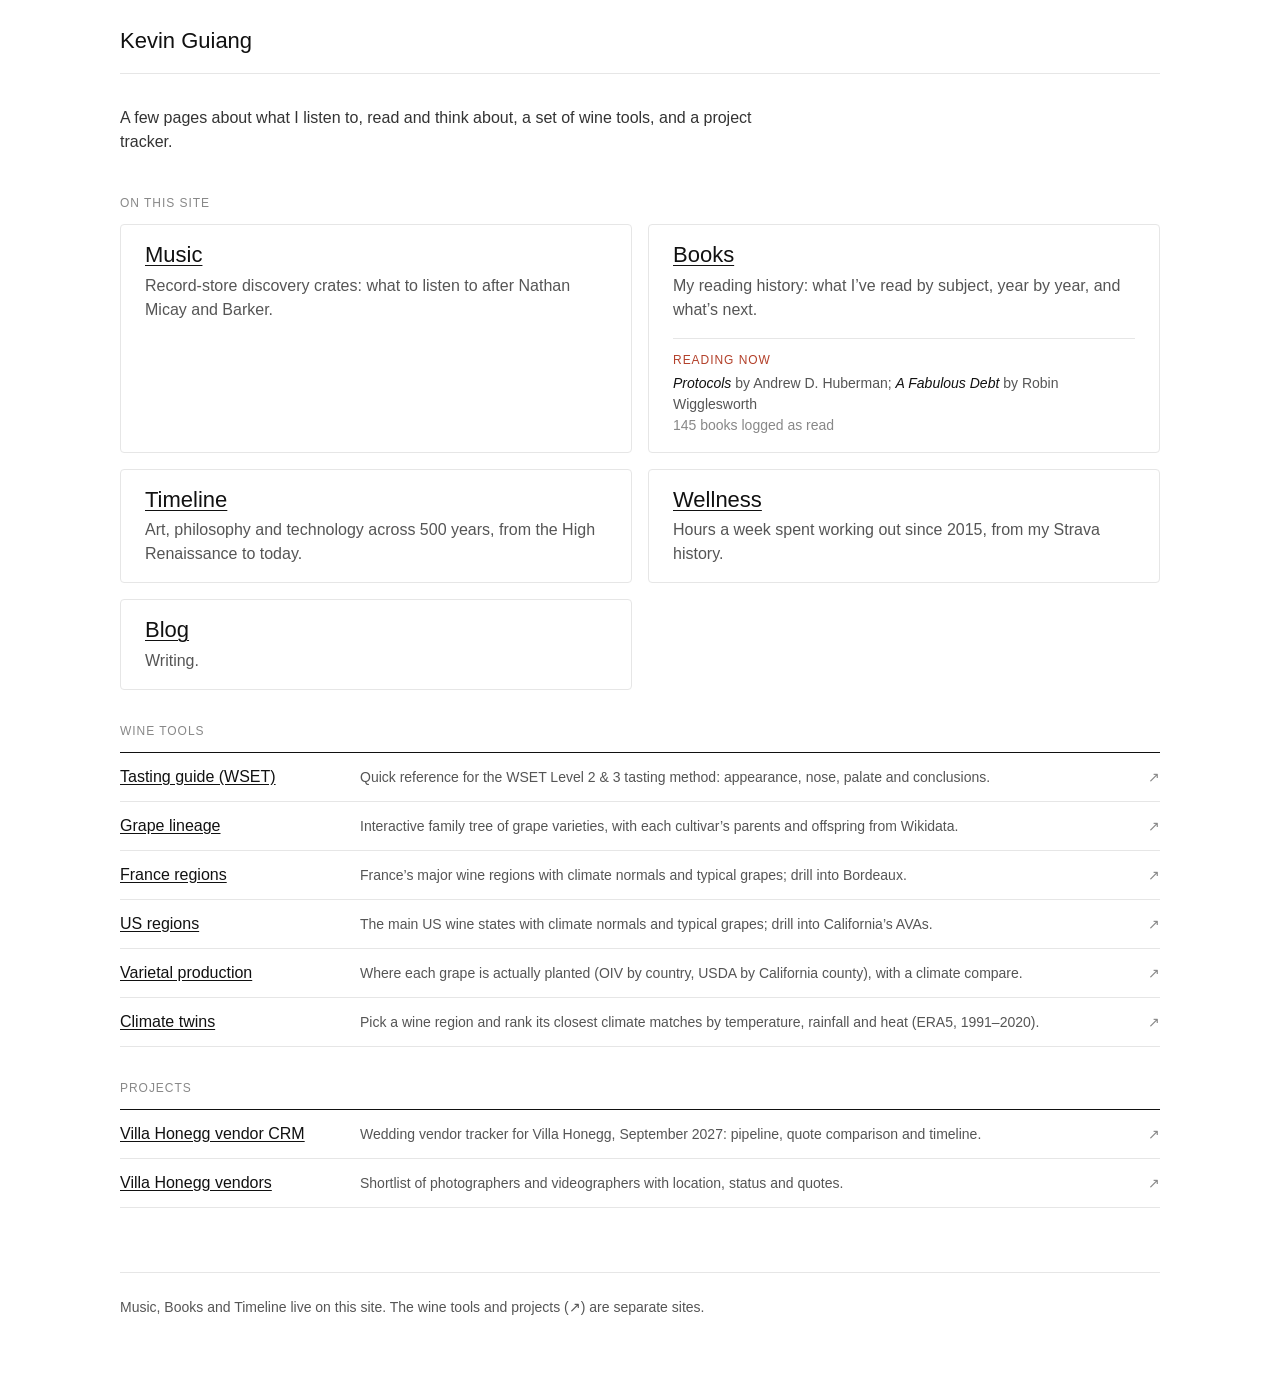
<file: index.html>
<!DOCTYPE html>
<html lang="en">
<head>
  <meta charset="utf-8">
  <meta name="viewport" content="width=device-width, initial-scale=1">
  <meta name="description" content="Kevin Guiang: music, books, an art–ideas–technology timeline and weekly workout hours, plus a set of wine tools and projects.">
  <title>Kevin Guiang</title>
  <link rel="icon" href="data:,">
  <link rel="stylesheet" href="assets/site.css">
  <style>
    .home-intro { padding-bottom: var(--space-2); }

    /* Site pages: a grid of whole-card links */
    .tiles { list-style: none; margin: 0; padding: 0; display: grid; grid-template-columns: repeat(2, minmax(0, 1fr)); gap: var(--space-4); }
    .tile { display: flex; flex-direction: column; gap: var(--space-1); height: 100%; padding: var(--space-4) var(--space-5); color: inherit; text-decoration: none; transition: border-color .15s; }
    .tile:hover { border-color: var(--color-text); }
    .tile:focus-visible { outline: 2px solid var(--color-text); outline-offset: 2px; }
    .tile .tt { font-size: var(--text-lg); line-height: 1.3; text-decoration: underline; text-underline-offset: 0.15em; text-decoration-thickness: 1px; }
    .tile:hover .tt { text-decoration-thickness: 2px; }
    .tile .td { color: var(--color-subtle); }
    .tile .teaser { margin-top: var(--space-3); padding-top: var(--space-3); border-top: 1px solid var(--color-line); font-size: var(--text-sm); color: var(--color-subtle); }
    .tile .teaser .section-label { display: block; margin: 0 0 var(--space-1); color: var(--color-accent); }
    .tile .teaser i { color: var(--color-text); }
    .tile .teaser[hidden] { display: none; }

    /* External tools and projects: rows */
    .rows { list-style: none; margin: 0; padding: 0; border-top: 1px solid var(--color-text); }
    .rows li { border-bottom: 1px solid var(--color-line); }
    .rows a { display: grid; grid-template-columns: 14rem 1fr auto; gap: var(--space-4); align-items: baseline; padding: var(--space-3) 0; color: inherit; text-decoration: none; }
    .rows .rt { text-decoration: underline; text-underline-offset: 0.15em; }
    .rows a:hover .rt { text-decoration-thickness: 2px; }
    .rows .rd { color: var(--color-subtle); font-size: var(--text-sm); }
    .rows .ext { color: var(--color-muted); font-size: var(--text-sm); }

    @media (max-width: 700px) {
      .tiles { grid-template-columns: 1fr; gap: var(--space-3); }
      .tile { padding: var(--space-4); }
      .rows a { grid-template-columns: 1fr auto; gap: var(--space-1) var(--space-3); }
      .rows .rt { grid-column: 1; grid-row: 1; }
      .rows .ext { grid-column: 2; grid-row: 1; }
      .rows .rd { grid-column: 1 / -1; grid-row: 2; }
    }
  </style>
</head>
<body>
  <div class="container">
    <header class="site-header">
      <h1 class="site-name">Kevin Guiang</h1>
    </header>

    <section class="page-intro home-intro">
      <p class="lede">A few pages about what I listen to, read and think about, a set of wine tools, and a project tracker.</p>
    </section>

    <main>
      <section class="section" aria-labelledby="h-site">
        <h2 class="section-label" id="h-site">On this site</h2>
        <ul class="tiles">
          <li><a class="card tile" href="music/"><span class="tt">Music</span><span class="td">Record-store discovery crates: what to listen to after Nathan Micay and Barker.</span></a></li>
          <li><a class="card tile" href="books/"><span class="tt">Books</span><span class="td">My reading history: what I&rsquo;ve read by subject, year by year, and what&rsquo;s next.</span><span class="teaser" id="books-teaser" hidden></span></a></li>
          <li><a class="card tile" href="timeline/"><span class="tt">Timeline</span><span class="td">Art, philosophy and technology across 500 years, from the High Renaissance to today.</span></a></li>
          <li><a class="card tile" href="wellness/"><span class="tt">Wellness</span><span class="td">Hours a week spent working out since 2015, from my Strava history.</span></a></li>
          <li><a class="card tile" href="/blog/"><span class="tt">Blog</span><span class="td">Writing.</span></a></li>
        </ul>
      </section>

      <section class="section" aria-labelledby="h-wine">
        <h2 class="section-label" id="h-wine">Wine tools</h2>
        <ul class="rows">
          <li><a href="https://kfguiang-spec.github.io/wset-tasting-guide/"><span class="rt">Tasting guide (WSET)</span><span class="rd">Quick reference for the WSET Level 2 &amp; 3 tasting method: appearance, nose, palate and conclusions.</span><span class="ext" aria-hidden="true">&#8599;</span></a></li>
          <li><a href="https://kfguiang-spec.github.io/grape-lineage/"><span class="rt">Grape lineage</span><span class="rd">Interactive family tree of grape varieties, with each cultivar&rsquo;s parents and offspring from Wikidata.</span><span class="ext" aria-hidden="true">&#8599;</span></a></li>
          <li><a href="https://kfguiang-spec.github.io/french-wine-regions/"><span class="rt">France regions</span><span class="rd">France&rsquo;s major wine regions with climate normals and typical grapes; drill into Bordeaux.</span><span class="ext" aria-hidden="true">&#8599;</span></a></li>
          <li><a href="https://kfguiang-spec.github.io/us-wine-regions/"><span class="rt">US regions</span><span class="rd">The main US wine states with climate normals and typical grapes; drill into California&rsquo;s AVAs.</span><span class="ext" aria-hidden="true">&#8599;</span></a></li>
          <li><a href="https://kfguiang-spec.github.io/wine-varietal-map/"><span class="rt">Varietal production</span><span class="rd">Where each grape is actually planted (OIV by country, USDA by California county), with a climate compare.</span><span class="ext" aria-hidden="true">&#8599;</span></a></li>
          <li><a href="https://kfguiang-spec.github.io/wine-climate-twins/"><span class="rt">Climate twins</span><span class="rd">Pick a wine region and rank its closest climate matches by temperature, rainfall and heat (ERA5, 1991&ndash;2020).</span><span class="ext" aria-hidden="true">&#8599;</span></a></li>
        </ul>
      </section>

      <section class="section" aria-labelledby="h-projects">
        <h2 class="section-label" id="h-projects">Projects</h2>
        <ul class="rows">
          <li><a href="https://kfguiang-spec.github.io/villa-honegg-vendor-crm/"><span class="rt">Villa Honegg vendor CRM</span><span class="rd">Wedding vendor tracker for Villa Honegg, September 2027: pipeline, quote comparison and timeline.</span><span class="ext" aria-hidden="true">&#8599;</span></a></li>
          <li><a href="https://kfguiang-spec.github.io/villa-honegg-vendor-crm/vendors.html"><span class="rt">Villa Honegg vendors</span><span class="rd">Shortlist of photographers and videographers with location, status and quotes.</span><span class="ext" aria-hidden="true">&#8599;</span></a></li>
        </ul>
      </section>
    </main>

    <footer class="site-footer">
      <p>Music, Books and Timeline live on this site. The wine tools and projects (&#8599;) are separate sites.</p>
    </footer>
  </div>

  <script src="books/data.js"></script>
  <script>
  (function () {
    // "Reading now" teaser from the Books page data (books/data.js); stays hidden if the data is missing.
    var B = window.BOOKS, el = document.getElementById("books-teaser");
    if (!B || !B.current || !B.current.length || !el) return;
    var esc = function (s) { return String(s).replace(/[&<>"]/g, function (c) { return { "&": "&amp;", "<": "&lt;", ">": "&gt;", '"': "&quot;" }[c]; }); };
    var read = (B.books || []).filter(function (b) { return b.s === "read"; }).length;
    el.innerHTML = '<span class="section-label">Reading now</span>' +
      B.current.map(function (b) { return "<i>" + esc(b.title) + "</i> by " + esc(b.author); }).join("; ") +
      (read ? '<br><span class="muted">' + read + " books logged as read</span>" : "");
    el.hidden = false;
  })();
  </script>
</body>
</html>
</file>
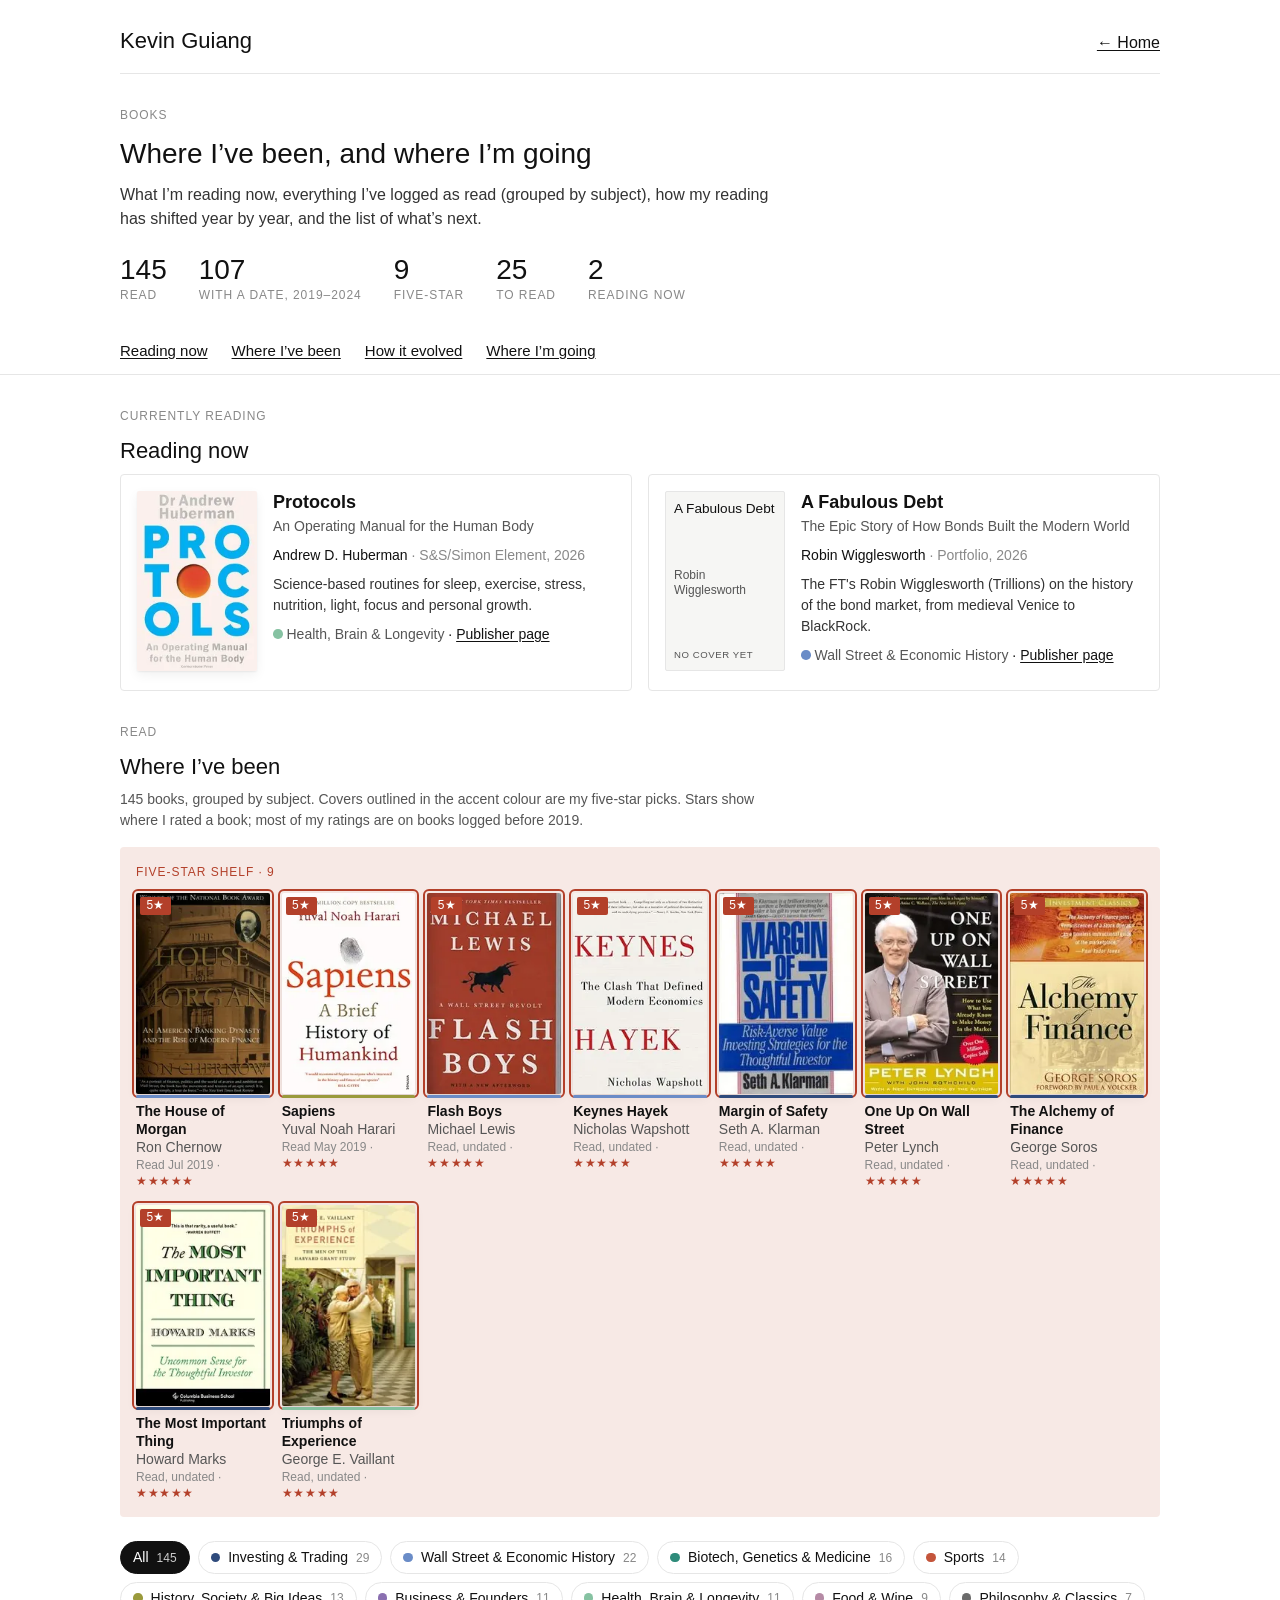
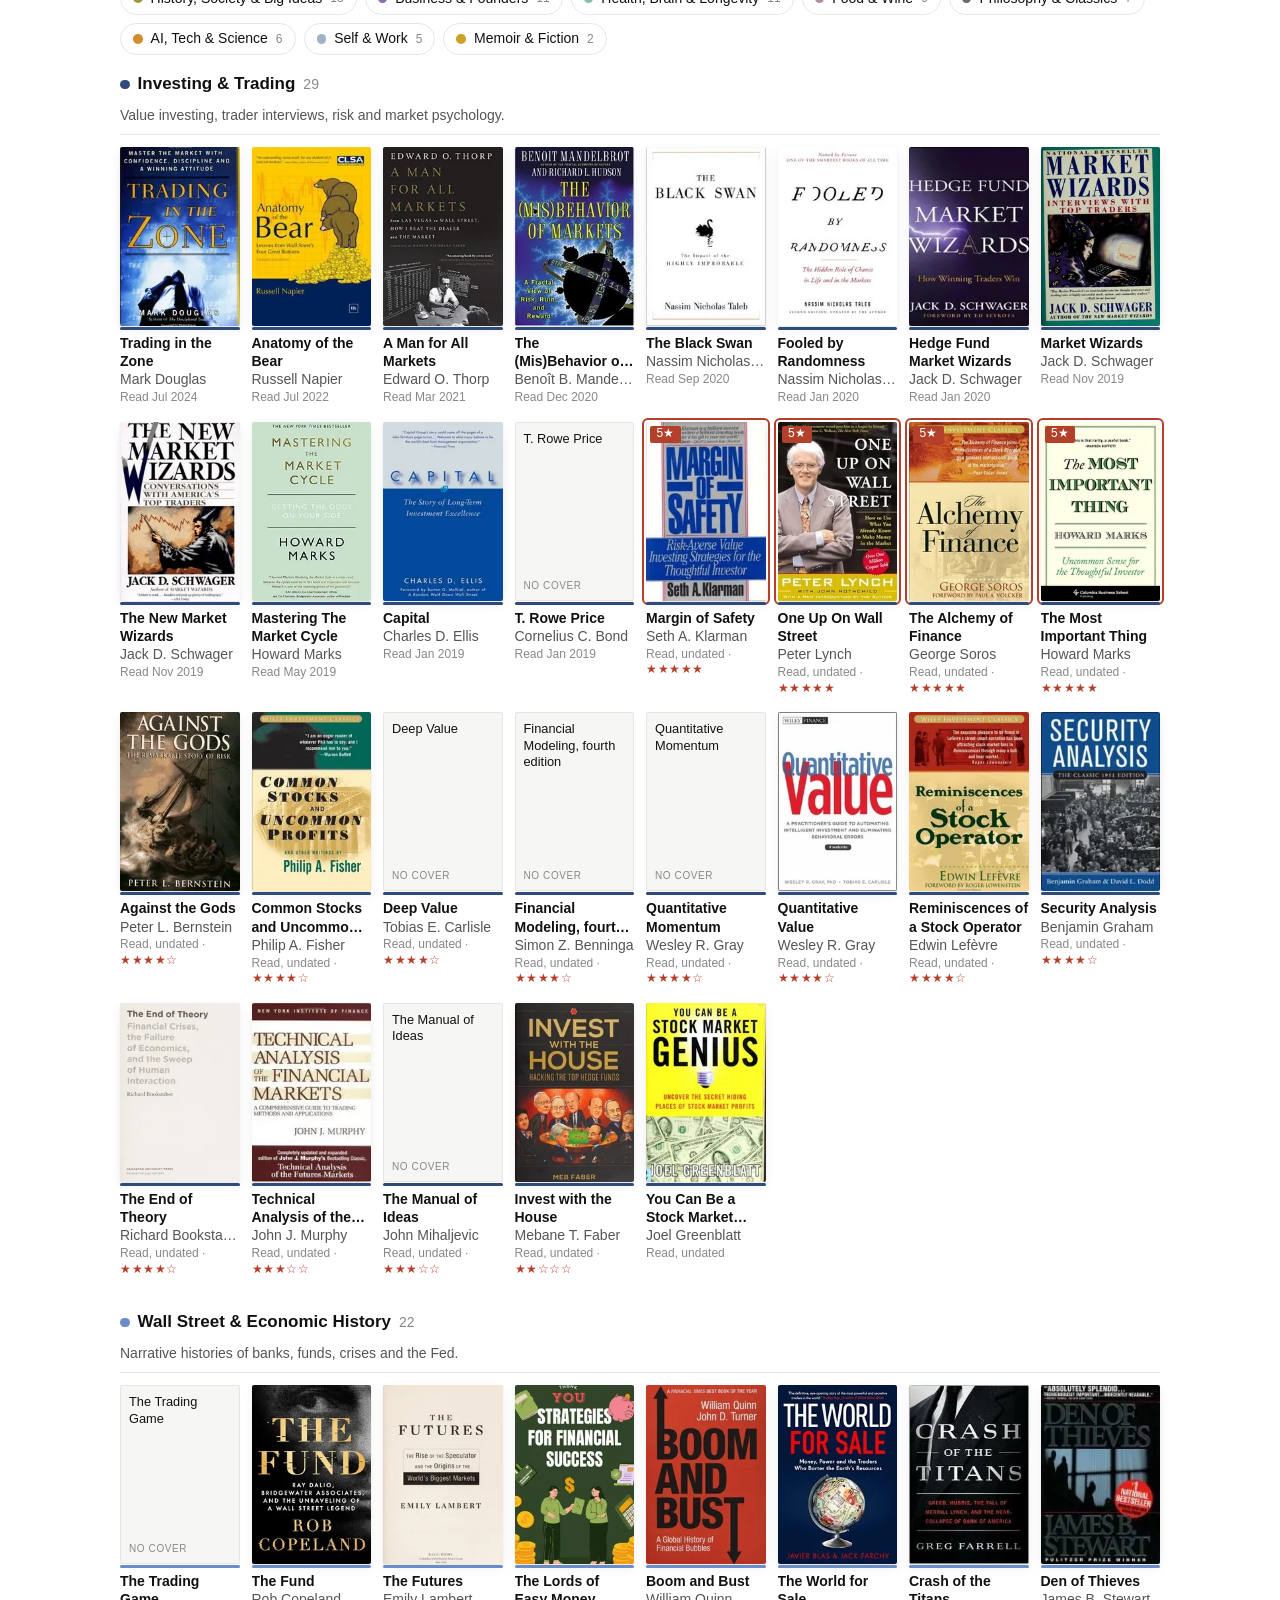
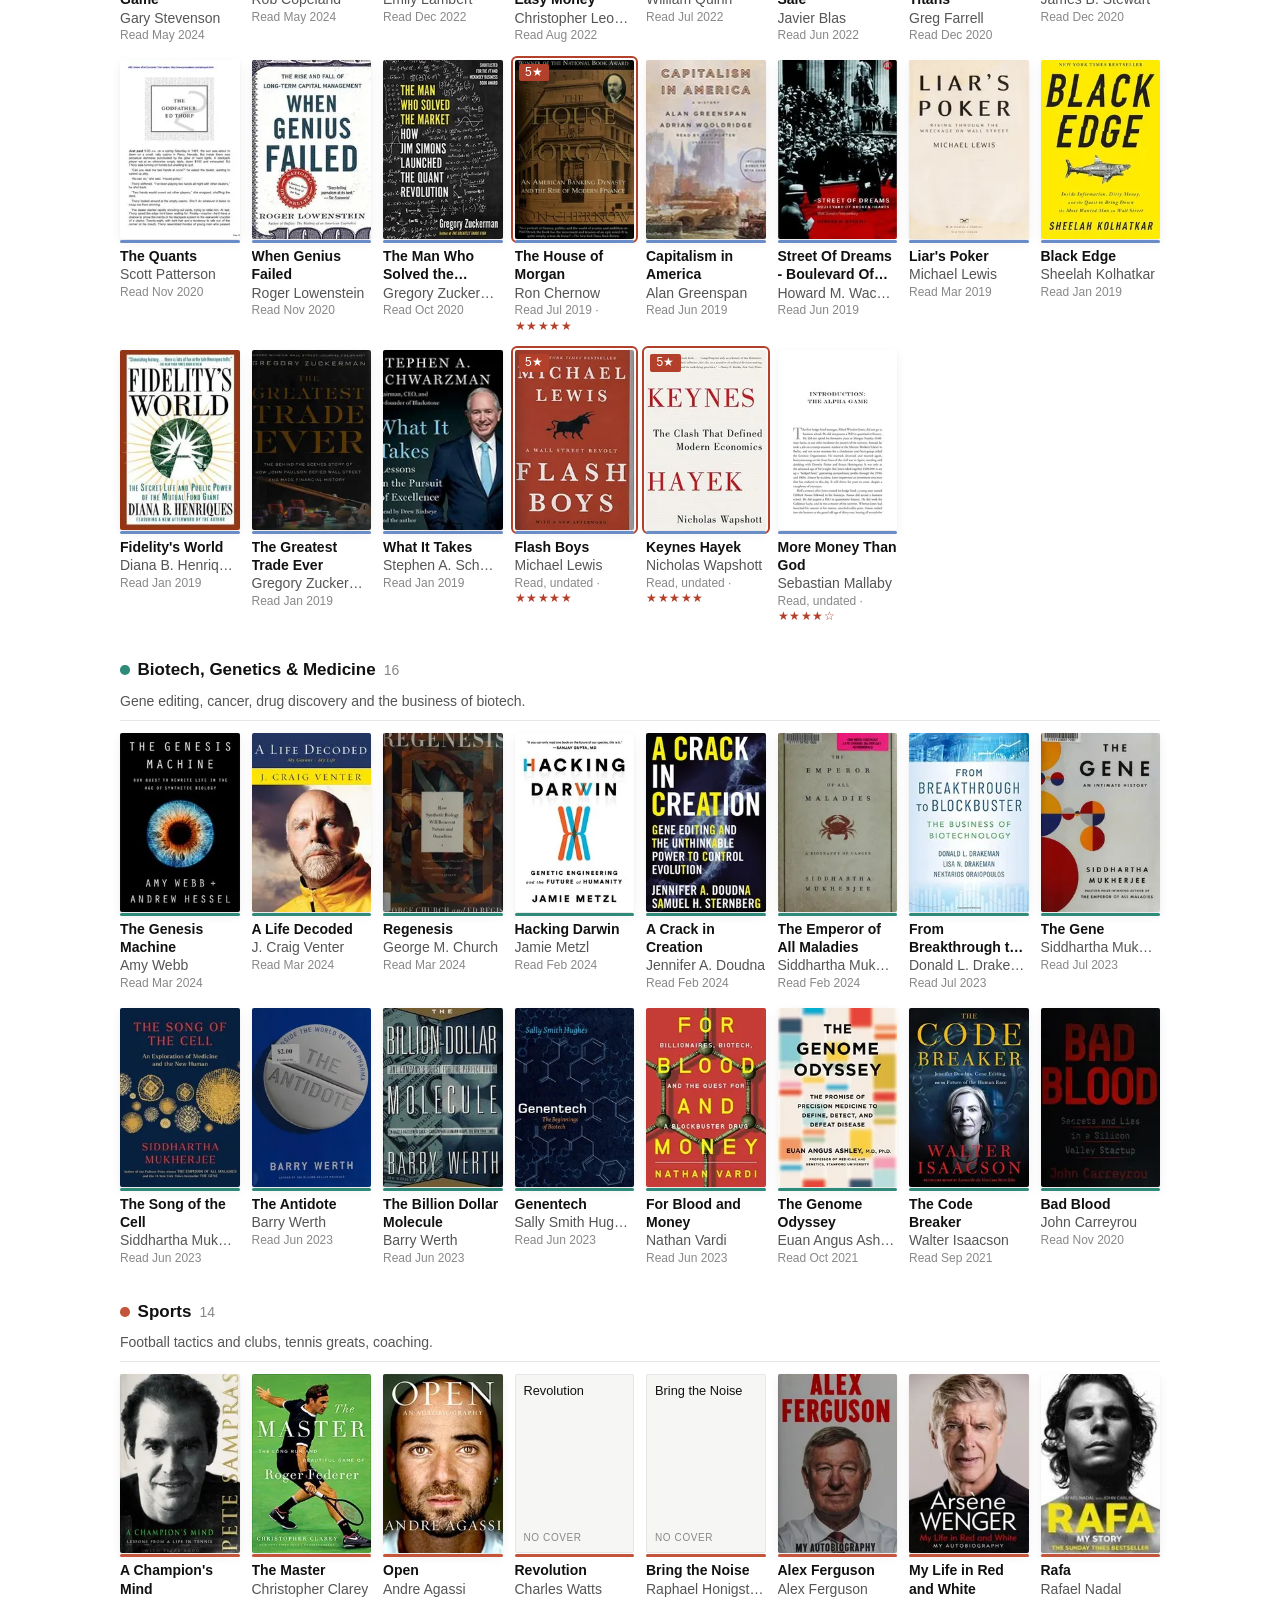
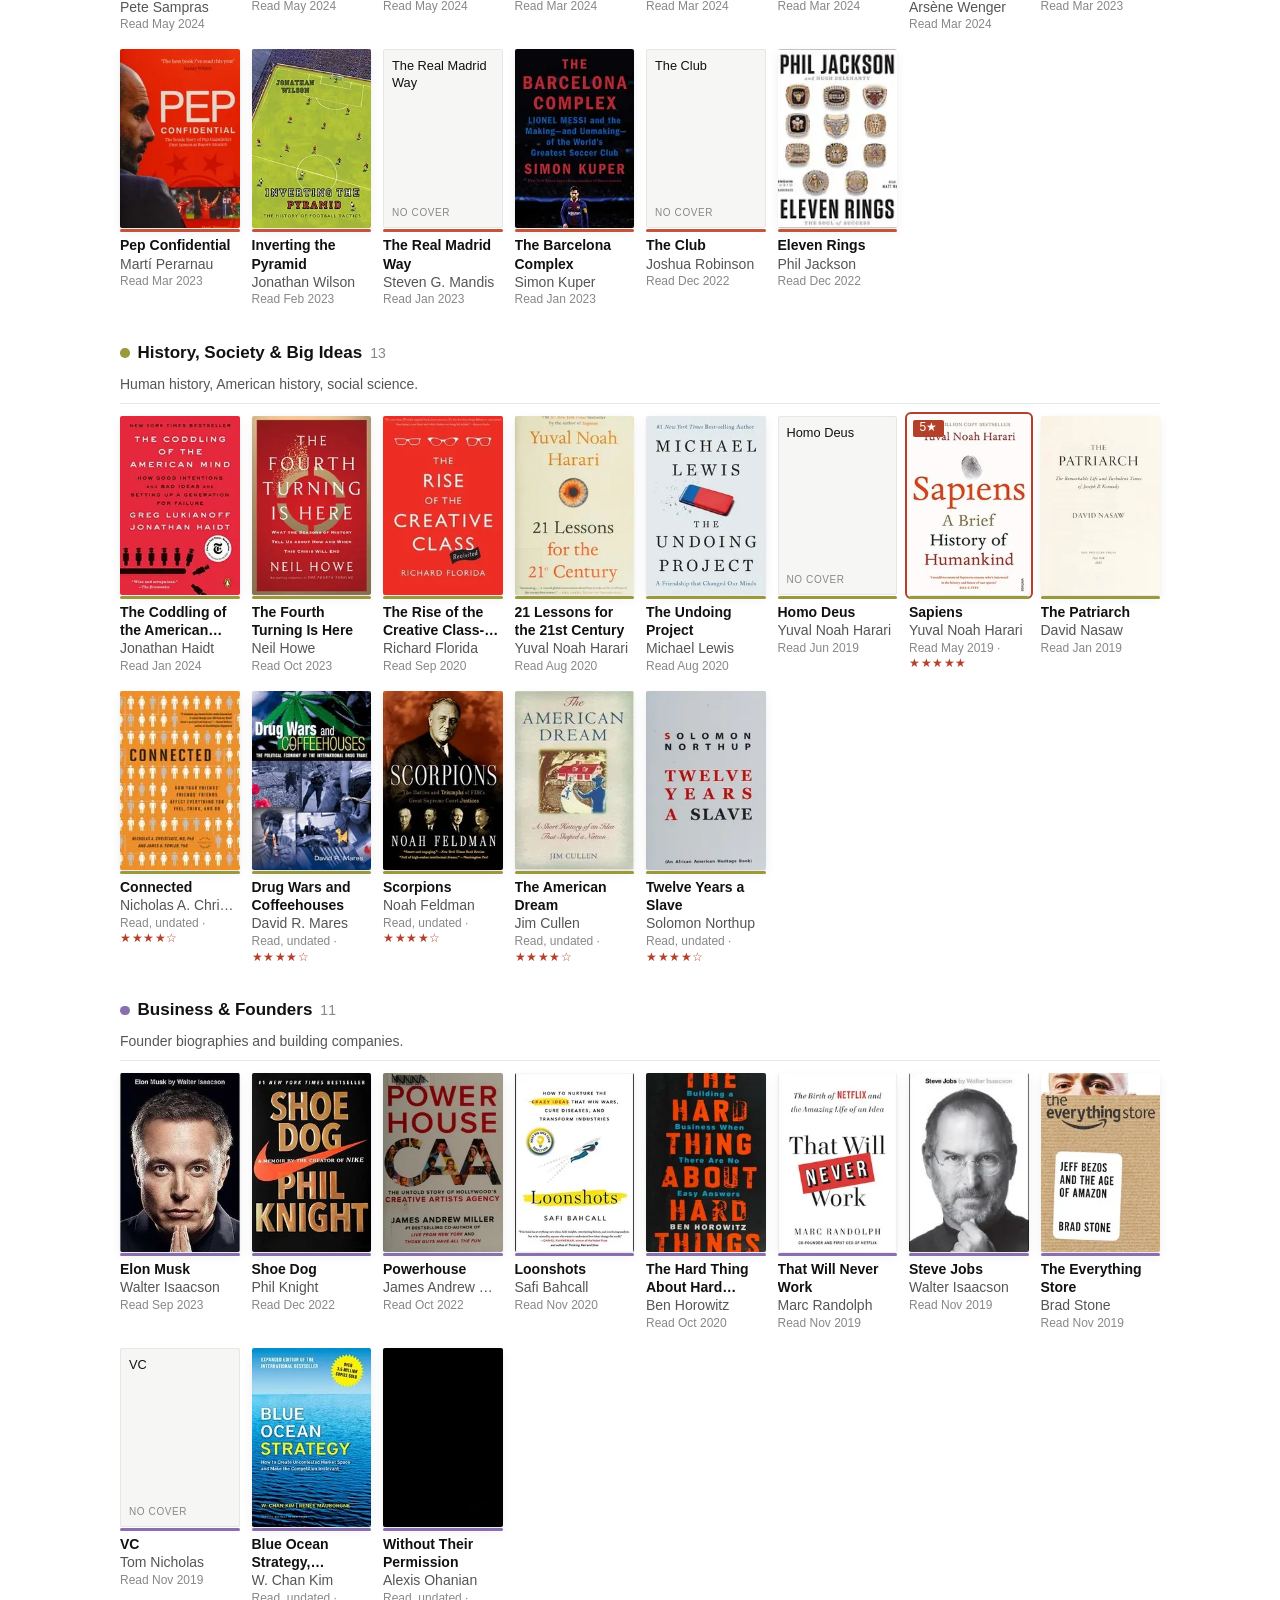
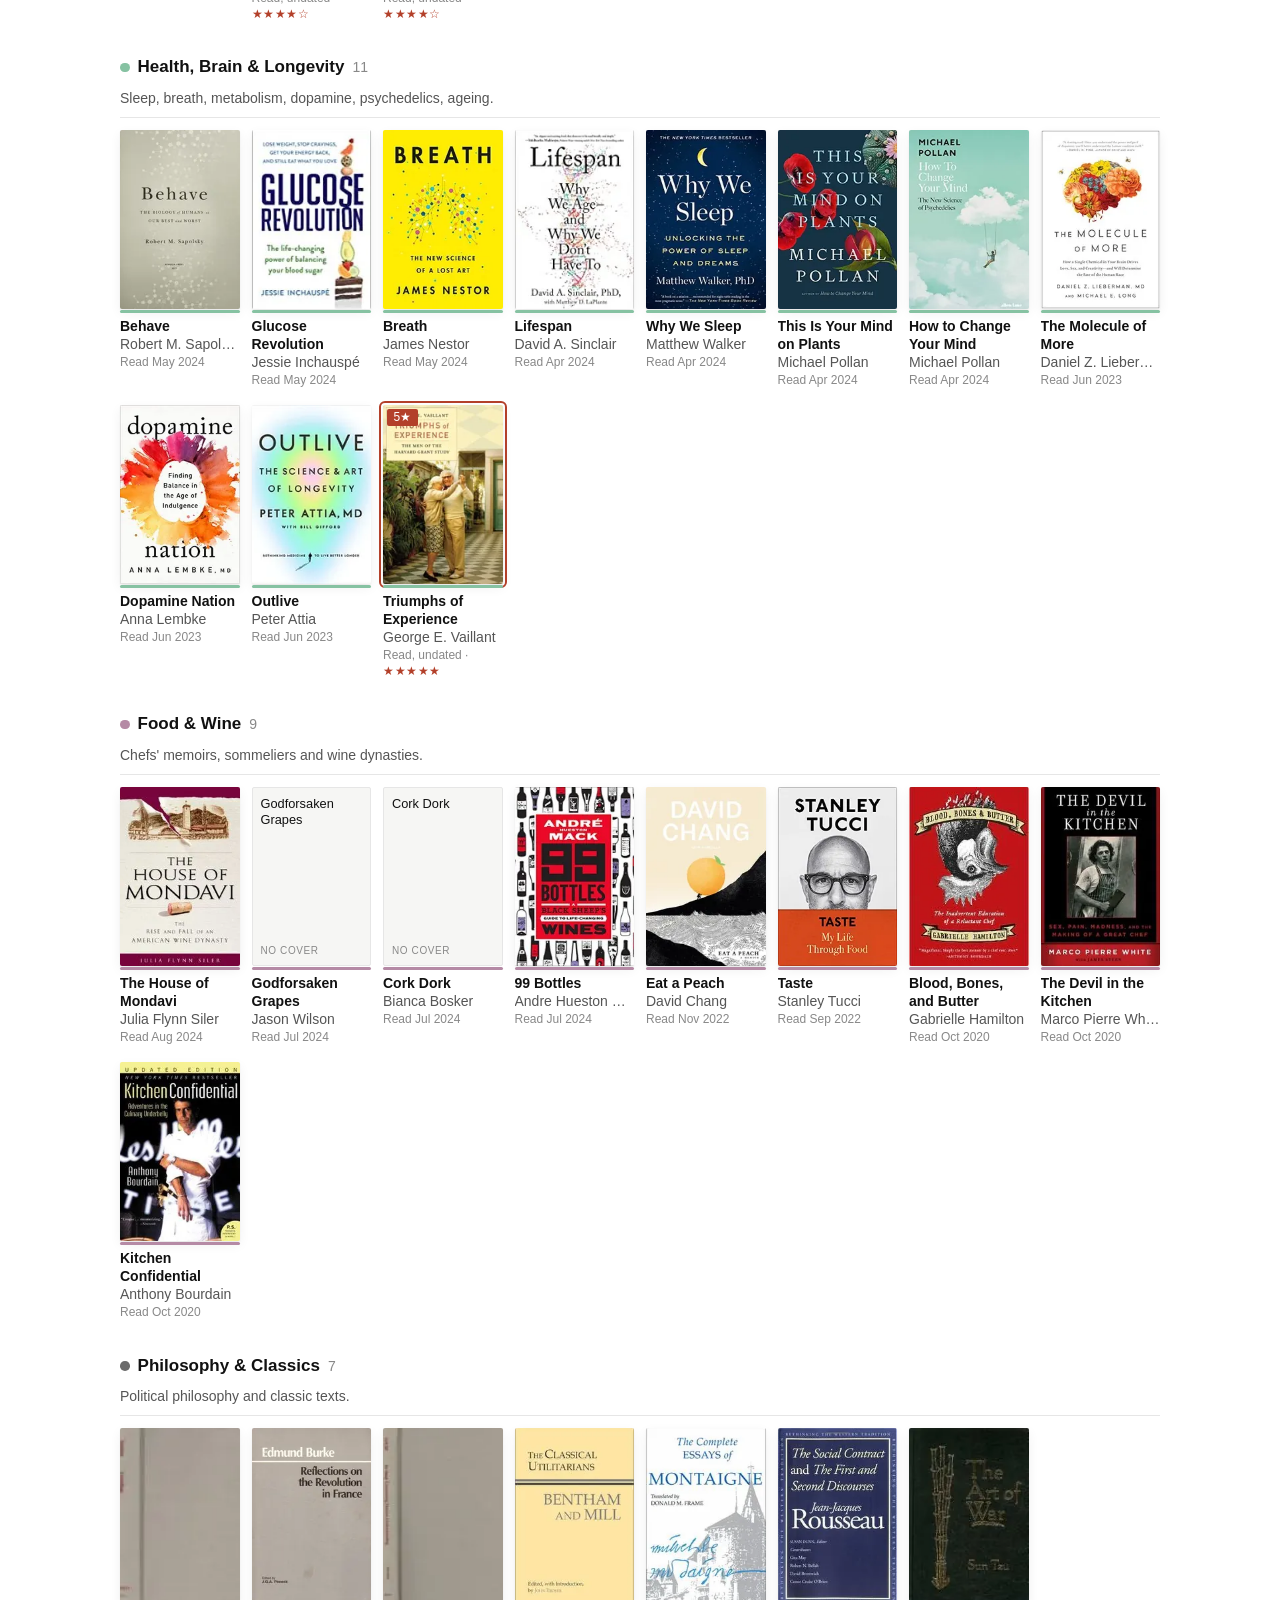
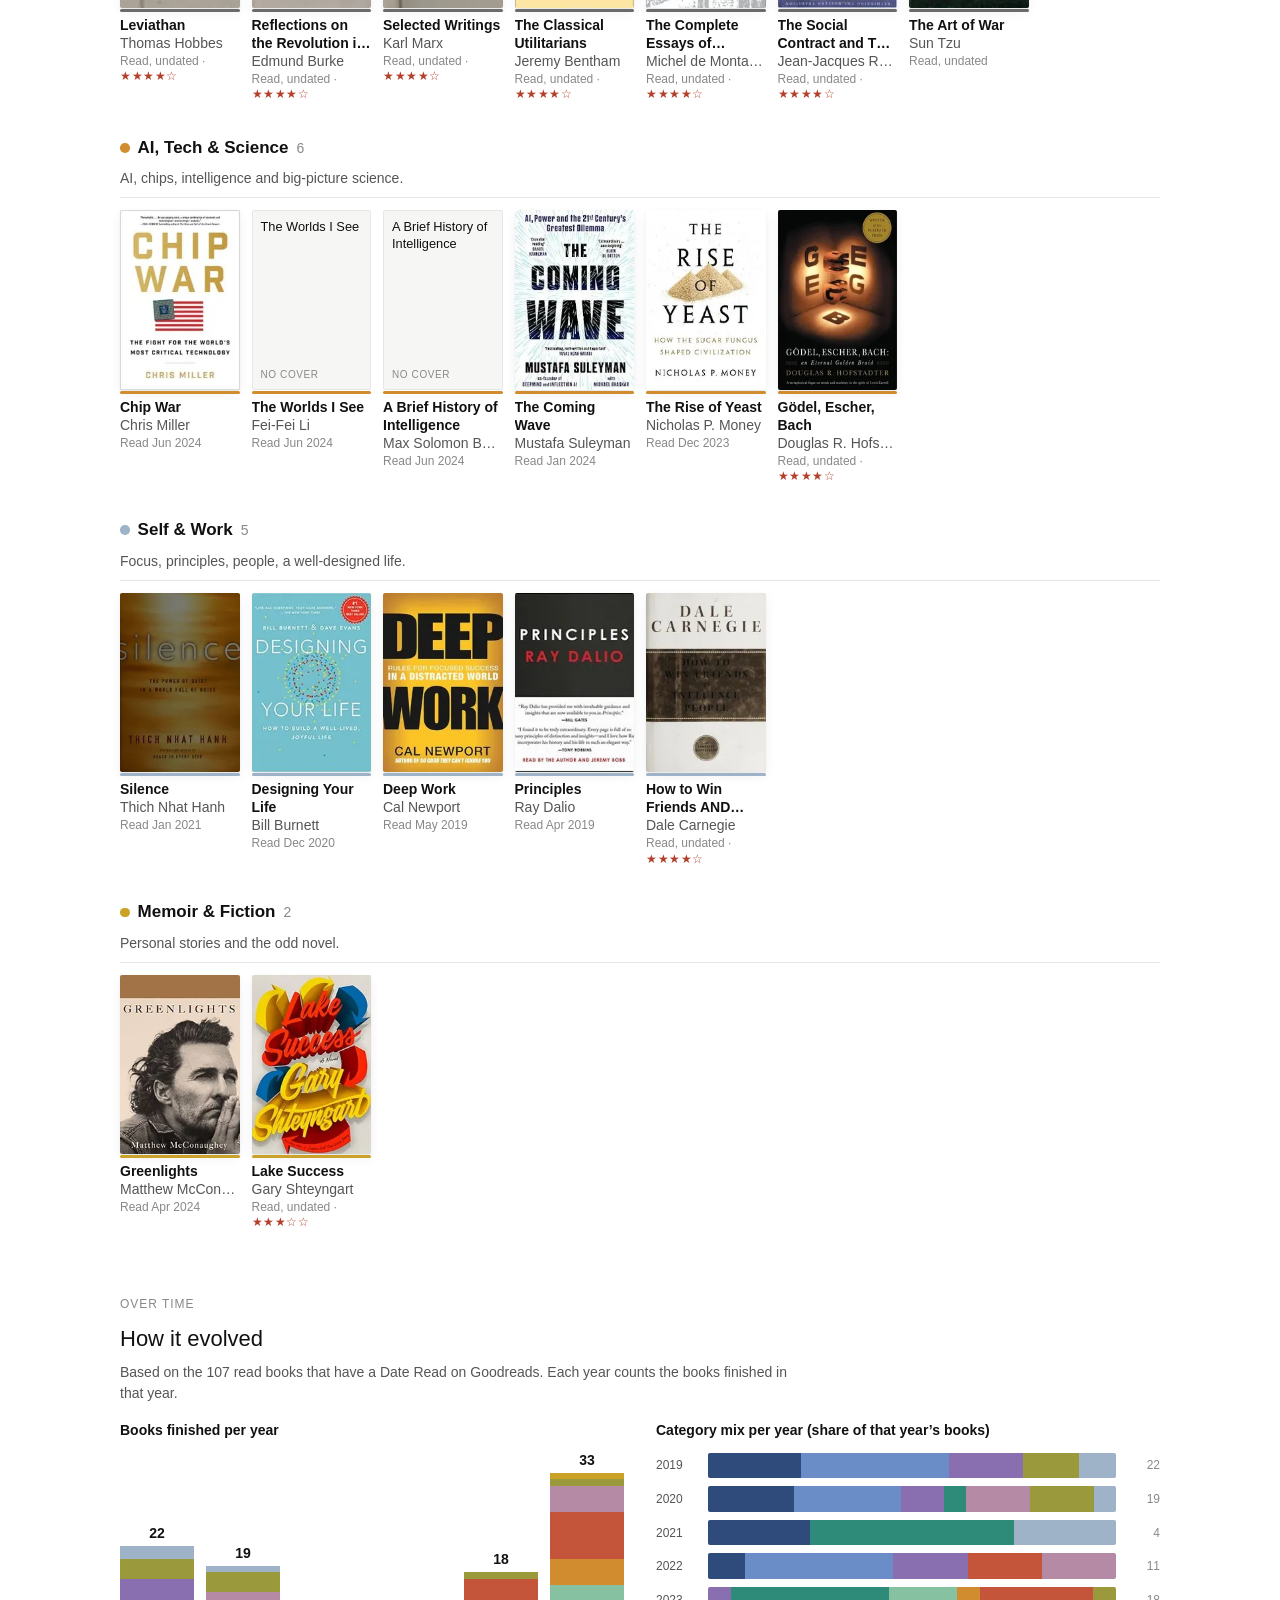
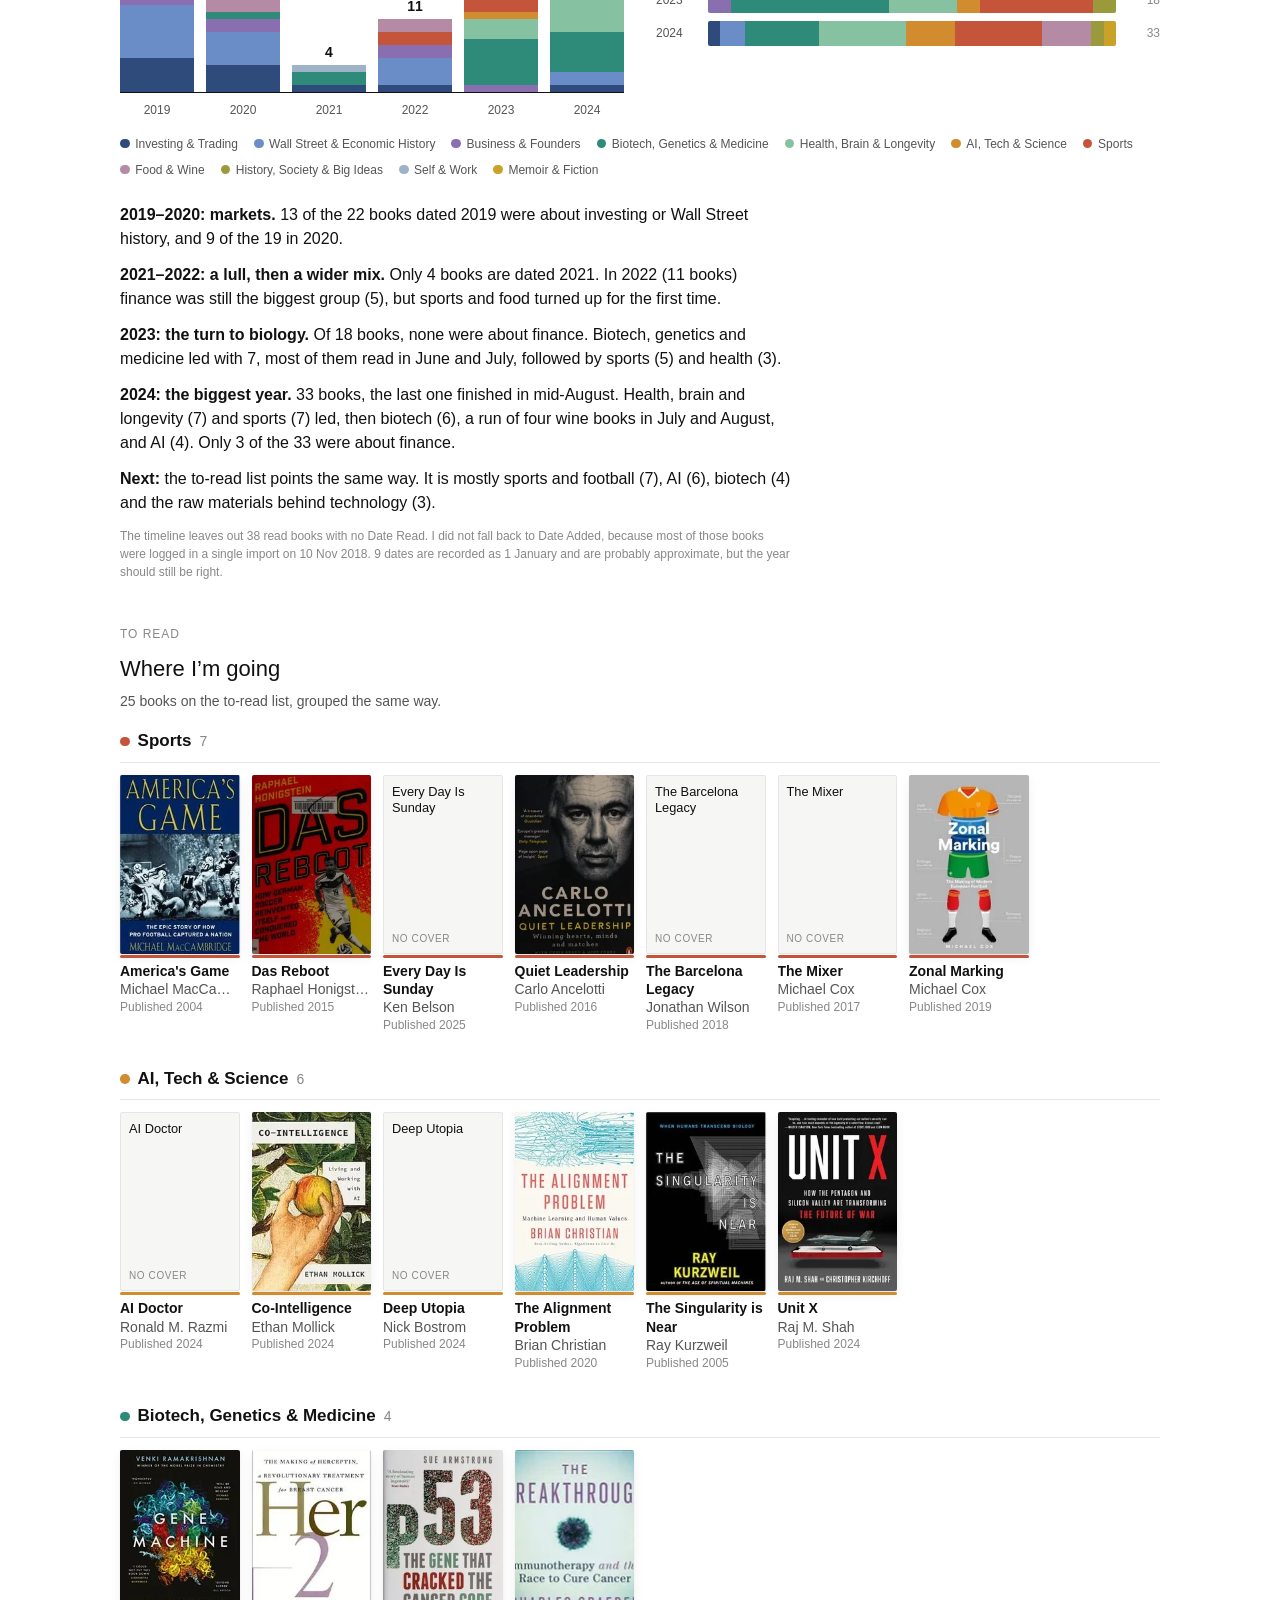
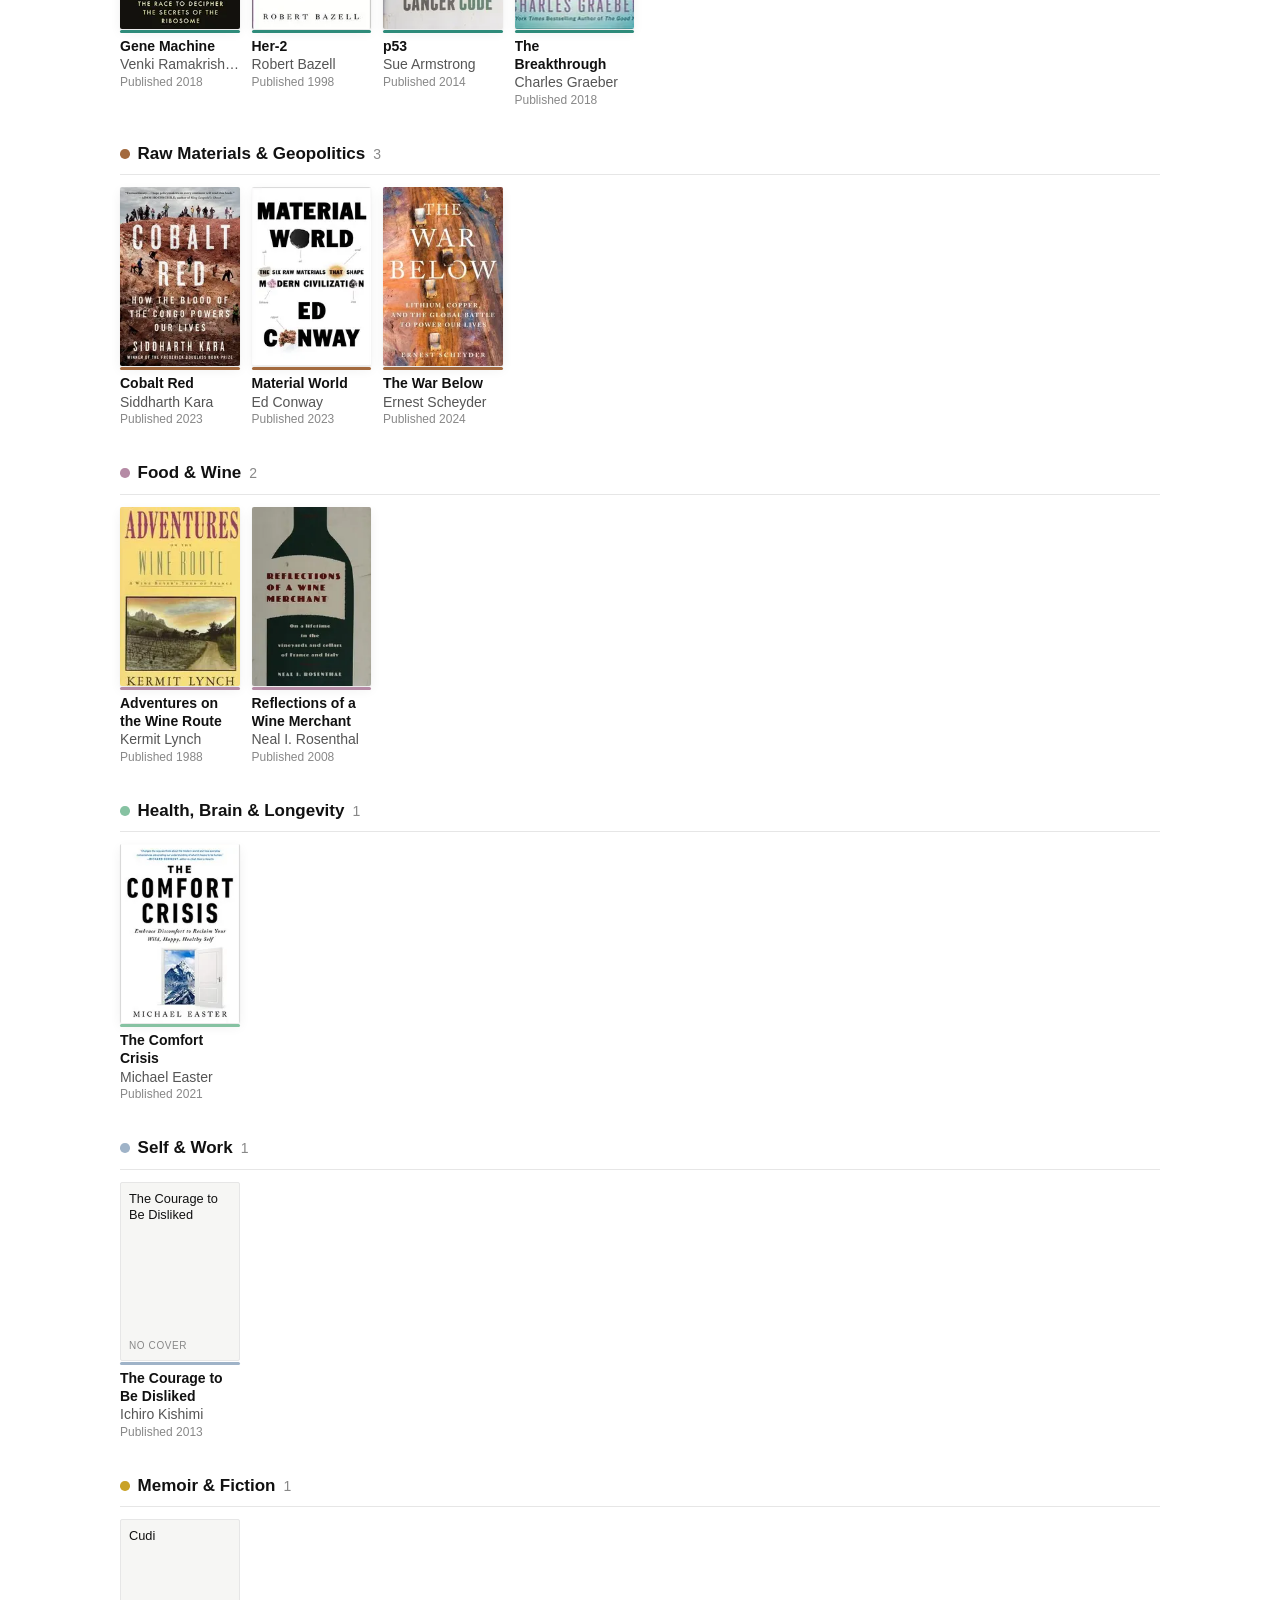
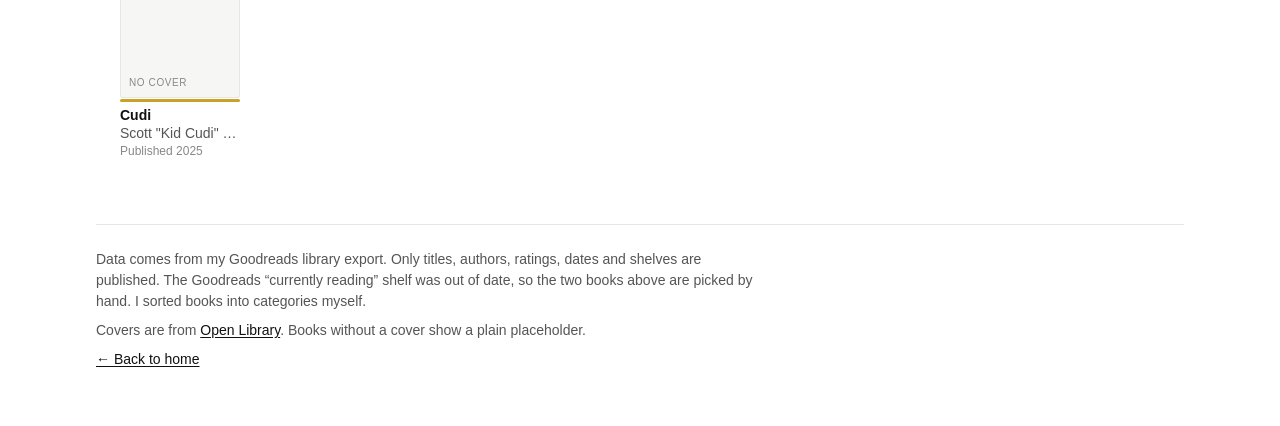
<file: books/index.html>
<!DOCTYPE html>
<html lang="en">
<head>
  <meta charset="utf-8">
  <meta name="viewport" content="width=device-width, initial-scale=1">
  <meta name="description" content="Books: what Kevin Guiang has read, how it has changed over time, what he's reading now and what's next.">
  <title>Books — Kevin Guiang</title>
  <link rel="stylesheet" href="../assets/site.css">
  <style>
    /* Page-specific styles only; shared tokens and components live in assets/site.css */
    html { scroll-behavior: smooth; }

    /* Reading now */
    .now { display: grid; grid-template-columns: repeat(auto-fit, minmax(20rem, 1fr)); gap: var(--space-4); }
    .now .card { display: grid; grid-template-columns: 7.5rem 1fr; gap: var(--space-4); align-items: start; }
    .now .cover, .now .placeholder { width: 7.5rem; aspect-ratio: 2 / 3; border-radius: 2px; }
    .now .cover { height: auto; object-fit: cover; box-shadow: var(--shadow-card); display: block; }
    .now h3 { margin: 0; font-size: 1.125rem; font-weight: 700; line-height: 1.3; }
    .now .st { margin: 0.1rem 0 var(--space-2); color: var(--color-subtle); font-size: var(--text-sm); }
    .now .meta { margin: 0 0 var(--space-2); font-size: var(--text-sm); }
    .now .note { margin: 0 0 var(--space-2); font-size: var(--text-sm); color: #333; }

    /* Filters */
    .filters { display: flex; flex-wrap: wrap; gap: var(--space-2); margin: 0 0 var(--space-4); }
    .swatch { width: 0.6rem; height: 0.6rem; border-radius: 50%; display: inline-block; flex: none; }

    /* Five-star shelf */
    .fivestar { margin: 0 0 var(--space-5); padding: var(--space-4); background: var(--color-accent-soft); border-radius: var(--radius); }
    .fivestar .section-label { color: var(--color-accent); }

    /* Book grids */
    .cat-block { margin: 0 0 var(--space-6); }
    .cat-head { display: flex; align-items: baseline; gap: var(--space-2); flex-wrap: wrap; margin: 0 0 var(--space-3); padding-bottom: var(--space-2); border-bottom: 1px solid var(--color-line); }
    .cat-head h3 { margin: 0; font-size: 1.0625rem; font-weight: 700; }
    .cat-head .n { color: var(--color-muted); font-size: var(--text-sm); }
    .cat-head .blurb { flex-basis: 100%; color: var(--color-subtle); font-size: var(--text-sm); }
    .shelf { list-style: none; margin: 0; padding: 0; display: grid; grid-template-columns: repeat(auto-fill, minmax(7.25rem, 1fr)); gap: var(--space-4) var(--space-3); }
    .book { min-width: 0; font-size: var(--text-sm); line-height: 1.3; }
    .book .jacket { position: relative; display: block; aspect-ratio: 2 / 3; margin-bottom: var(--space-2); }
    .book .jacket img, .book .jacket .placeholder { width: 100%; height: 100%; border-radius: 2px; }
    .book .jacket img { object-fit: cover; display: block; box-shadow: var(--shadow-card); background: var(--color-surface); }
    .book .placeholder .pt { color: var(--color-text); font-size: 0.8rem; }
    .book .placeholder .pn { font-size: 0.625rem; letter-spacing: 0.06em; text-transform: uppercase; color: var(--color-muted); }
    .book .bar { position: absolute; left: 0; right: 0; bottom: -4px; height: 3px; border-radius: 2px; }
    .book.five .jacket img, .book.five .jacket .placeholder { outline: 2px solid var(--color-accent); outline-offset: 2px; }
    .book .five-badge { position: absolute; top: 4px; left: 4px; }
    .book .ti { font-weight: 700; display: -webkit-box; -webkit-line-clamp: 2; -webkit-box-orient: vertical; overflow: hidden; }
    .book .ti a { text-decoration: none; }
    .book .ti a:hover { text-decoration: underline; }
    .book .au { color: var(--color-subtle); white-space: nowrap; overflow: hidden; text-overflow: ellipsis; }
    .book .dt { color: var(--color-muted); font-size: var(--text-xs); margin-top: 0.1rem; }
    .stars { color: var(--color-accent); letter-spacing: 0.05em; font-size: var(--text-xs); }
    .empty { color: var(--color-muted); font-size: var(--text-sm); }

    /* Evolution charts */
    .charts { display: grid; grid-template-columns: 1fr 1fr; gap: var(--space-6); align-items: start; }
    @media (max-width: 820px) { .charts { grid-template-columns: 1fr; } }
    .chart-title { margin: 0 0 var(--space-3); font-size: var(--text-sm); font-weight: 700; }
    .cols { display: flex; align-items: flex-end; gap: var(--space-3); height: 15rem; padding-top: 1.25rem; border-bottom: 1px solid var(--color-text); }
    .col { flex: 1; display: flex; flex-direction: column-reverse; position: relative; min-width: 0; }
    .col .seg { width: 100%; }
    .col .seg:last-child { border-radius: 2px 2px 0 0; }
    .col .total { position: absolute; left: 0; right: 0; text-align: center; font-size: var(--text-sm); font-weight: 700; }
    .years { display: flex; gap: var(--space-3); margin-top: var(--space-2); }
    .years span { flex: 1; text-align: center; font-size: var(--text-xs); color: var(--color-subtle); }
    .share { display: grid; grid-template-columns: 2.5rem 1fr 2rem; gap: var(--space-2) var(--space-3); align-items: center; }
    .share .y { font-size: var(--text-xs); color: var(--color-subtle); }
    .share .n { font-size: var(--text-xs); color: var(--color-muted); text-align: right; }
    .share .row { display: flex; height: 1.6rem; border-radius: 2px; overflow: hidden; background: var(--color-surface); }
    .share .row span { height: 100%; }
    .legend { display: flex; flex-wrap: wrap; gap: var(--space-2) var(--space-4); margin: var(--space-4) 0 0; padding: 0; list-style: none; font-size: var(--text-xs); color: var(--color-subtle); }
    .legend li { display: inline-flex; align-items: center; gap: 0.35rem; }
    .narrative { margin-top: var(--space-5); max-width: var(--measure); }
    .narrative p { margin: 0 0 var(--space-3); }
    .fine { font-size: var(--text-xs); color: var(--color-muted); max-width: var(--measure); }

    @media (max-width: 600px) {
      .page-title { font-size: 1.4rem; }
      .now .card { grid-template-columns: 5.5rem 1fr; }
      .now .cover, .now .placeholder { width: 5.5rem; }
      .shelf { grid-template-columns: repeat(3, minmax(0, 1fr)); gap: var(--space-4) var(--space-2); }
      .book { font-size: 0.78rem; }
      .cols { gap: var(--space-2); height: 12rem; }
      .years { gap: var(--space-2); }
    }
  </style>
</head>
<body>
  <div class="container">
    <header class="site-header">
      <p class="site-name"><a href="../">Kevin Guiang</a></p>
      <a href="../">&larr; Home</a>
    </header>
    <section class="page-intro">
      <p class="section-label">Books</p>
      <h1 class="page-title">Where I&rsquo;ve been, and where I&rsquo;m going</h1>
      <p class="lede">What I&rsquo;m reading now, everything I&rsquo;ve logged as read (grouped by subject), how my reading has shifted year by year, and the list of what&rsquo;s next.</p>
      <ul class="stats" id="stats"></ul>
    </section>
  </div>

  <nav class="page-nav" aria-label="Sections">
    <div class="container"><ul>
      <li><a href="#now">Reading now</a></li>
      <li><a href="#been">Where I&rsquo;ve been</a></li>
      <li><a href="#evolution">How it evolved</a></li>
      <li><a href="#going">Where I&rsquo;m going</a></li>
    </ul></div>
  </nav>

  <main class="container">
    <section class="section" id="now" aria-labelledby="h-now">
      <p class="section-label">Currently reading</p>
      <h2 class="section-title" id="h-now">Reading now</h2>
      <div class="now" id="now-list"></div>
    </section>

    <section class="section" id="been" aria-labelledby="h-been">
      <p class="section-label">Read</p>
      <h2 class="section-title" id="h-been">Where I&rsquo;ve been</h2>
      <p class="section-note" id="been-note"></p>
      <div class="fivestar" id="fivestar"></div>
      <div class="filters" id="filters" role="group" aria-label="Filter by category"></div>
      <div id="been-list"></div>
    </section>

    <section class="section" id="evolution" aria-labelledby="h-evo">
      <p class="section-label">Over time</p>
      <h2 class="section-title" id="h-evo">How it evolved</h2>
      <p class="section-note" id="evo-note"></p>
      <div class="charts">
        <figure style="margin:0">
          <p class="chart-title">Books finished per year</p>
          <div class="cols" id="chart-cols" aria-hidden="true"></div>
          <div class="years" id="chart-years" aria-hidden="true"></div>
        </figure>
        <figure style="margin:0">
          <p class="chart-title">Category mix per year (share of that year&rsquo;s books)</p>
          <div class="share" id="chart-share" aria-hidden="true"></div>
        </figure>
      </div>
      <ul class="legend" id="legend"></ul>
      <div class="visually-hidden"><table id="chart-table"></table></div>
      <div class="narrative">
        <p><strong>2019&ndash;2020: markets.</strong> 13 of the 22 books dated 2019 were about investing or Wall Street history, and 9 of the 19 in 2020.</p>
        <p><strong>2021&ndash;2022: a lull, then a wider mix.</strong> Only 4 books are dated 2021. In 2022 (11 books) finance was still the biggest group (5), but sports and food turned up for the first time.</p>
        <p><strong>2023: the turn to biology.</strong> Of 18 books, none were about finance. Biotech, genetics and medicine led with 7, most of them read in June and July, followed by sports (5) and health (3).</p>
        <p><strong>2024: the biggest year.</strong> 33 books, the last one finished in mid-August. Health, brain and longevity (7) and sports (7) led, then biotech (6), a run of four wine books in July and August, and AI (4). Only 3 of the 33 were about finance.</p>
        <p><strong>Next:</strong> the to-read list points the same way. It is mostly sports and football (7), AI (6), biotech (4) and the raw materials behind technology (3).</p>
      </div>
      <p class="fine" id="evo-fine"></p>
    </section>

    <section class="section" id="going" aria-labelledby="h-going">
      <p class="section-label">To read</p>
      <h2 class="section-title" id="h-going">Where I&rsquo;m going</h2>
      <p class="section-note" id="going-note"></p>
      <div id="going-list"></div>
    </section>
  </main>

  <footer class="container site-footer">
    <p>Data comes from my Goodreads library export. Only titles, authors, ratings, dates and shelves are published. The Goodreads &ldquo;currently reading&rdquo; shelf was out of date, so the two books above are picked by hand. I sorted books into categories myself.</p>
    <p>Covers are from <a href="https://openlibrary.org/">Open Library</a>. Books without a cover show a plain placeholder.</p>
    <p><a href="../">&larr; Back to home</a></p>
  </footer>

  <script src="data.js"></script>
  <script>
  (function () {
    const D = window.BOOKS;
    const CAT = Object.fromEntries(D.categories.map(c => [c.key, c]));
    CAT.unsorted = CAT.unsorted || { key: "unsorted", name: "Unsorted", color: "#bbb", blurb: "" };
    const esc = s => String(s).replace(/[&<>"]/g, c => ({ "&": "&amp;", "<": "&lt;", ">": "&gt;", '"': "&quot;" }[c]));
    const $ = id => document.getElementById(id);
    const read = D.books.filter(b => b.s === "read");
    const toRead = D.books.filter(b => b.s === "to-read");
    const dated = read.filter(b => b.d);
    const years = [...new Set(dated.map(b => b.d.slice(0, 4)))].sort();
    const MONTHS = ["Jan","Feb","Mar","Apr","May","Jun","Jul","Aug","Sep","Oct","Nov","Dec"];
    const fmtDate = d => MONTHS[+d.slice(5, 7) - 1] + " " + d.slice(0, 4);
    const count = (arr, f) => arr.reduce((m, x) => (m[f(x)] = (m[f(x)] || 0) + 1, m), {});

    // Stats
    $("stats").innerHTML = [
      [read.length, "read"], [dated.length, "with a date, " + years[0] + "–" + years[years.length - 1]],
      [read.filter(b => b.r === 5).length, "five-star"], [toRead.length, "to read"], [D.current.length, "reading now"]
    ].map(([n, l]) => `<li><span class="num">${n}</span><span class="lbl">${esc(l)}</span></li>`).join("");

    // Covers
    function jacket(b, big) {
      const alt = esc(b.t) + " cover";
      const src = "covers/" + b.id + ".webp";
      if (b.cv) return `<img src="${src}" alt="${alt}" loading="lazy" decoding="async" width="240" height="360"${big ? ' class="cover"' : ""}>`;
      return `<div class="placeholder"${big ? "" : ""}><span class="pt">${esc(b.t)}</span><span class="pn">no cover</span></div>`;
    }
    const gr = id => "https://www.goodreads.com/book/show/" + encodeURIComponent(id);
    const stars = r => r ? `<span class="stars" aria-label="${r} out of 5 stars">${"★".repeat(r)}${"☆".repeat(5 - r)}</span>` : "";
    function bookLi(b) {
      const c = CAT[b.c] || CAT.unsorted, five = b.r === 5;
      const when = b.s === "read" ? (b.d ? "Read " + fmtDate(b.d) : "Read, undated") : (b.y ? "Published " + b.y : "");
      return `<li class="book${five ? " five" : ""}">
        <span class="jacket">${jacket(b)}${five ? '<span class="badge badge--accent five-badge">5★</span>' : ""}<span class="bar" style="background:${c.color}" title="${esc(c.name)}"></span></span>
        <div class="ti"><a href="${gr(b.id)}" target="_blank" rel="noopener" title="${esc(b.t + (b.st ? ": " + b.st : ""))}">${esc(b.t)}</a></div>
        <div class="au">${esc(b.a)}</div>
        <div class="dt">${esc(when)}${b.r ? " · " + stars(b.r) : ""}</div>
      </li>`;
    }
    const sortRead = (a, b) => (b.d || "").localeCompare(a.d || "") || (b.r || 0) - (a.r || 0) || a.t.localeCompare(b.t);

    // Reading now
    $("now-list").innerHTML = D.current.map(b => {
      const c = CAT[b.category] || CAT.unsorted;
      const img = b.cv ? `<img class="cover" src="covers/${esc(b.id)}.webp" alt="${esc(b.title)} cover" width="240" height="360">`
                       : `<div class="placeholder"><span style="color:var(--color-text);font-size:.85rem">${esc(b.title)}</span><span>${esc(b.author)}</span><span style="font-size:.6rem;letter-spacing:.06em;text-transform:uppercase">no cover yet</span></div>`;
      return `<article class="card">${img}<div>
        <h3>${esc(b.title)}</h3>${b.subtitle ? `<p class="st">${esc(b.subtitle)}</p>` : ""}
        <p class="meta">${esc(b.author)} <span class="muted">· ${esc(b.publisher)}, ${esc(b.published)}</span></p>
        <p class="note">${esc(b.note)}</p>
        <p class="meta"><span class="swatch" style="background:${c.color}"></span> <span class="subtle">${esc(c.name)}</span> · <a href="${esc(b.link)}" target="_blank" rel="noopener">Publisher page</a></p>
      </div></article>`;
    }).join("");

    // Where I've been
    const undated = read.length - dated.length;
    $("been-note").textContent = `${read.length} books, grouped by subject. Covers outlined in the accent colour are my five-star picks. Stars show where I rated a book; most of my ratings are on books logged before 2019.`;
    const fives = read.filter(b => b.r === 5).sort(sortRead);
    $("fivestar").innerHTML = `<p class="section-label">Five-star shelf · ${fives.length}</p><ul class="shelf">${fives.map(bookLi).join("")}</ul>`;
    const readCounts = count(read, b => b.c);
    const readCats = D.categories.filter(c => readCounts[c.key]).sort((a, b) => readCounts[b.key] - readCounts[a.key]);
    if (readCounts.unsorted) readCats.push(CAT.unsorted);
    let active = "all";
    function renderFilters() {
      $("filters").innerHTML = [`<button type="button" class="chip" data-k="all" aria-pressed="${active === "all"}">All <span class="count">${read.length}</span></button>`]
        .concat(readCats.map(c => `<button type="button" class="chip" data-k="${c.key}" aria-pressed="${active === c.key}"><span class="swatch" style="background:${c.color}"></span>${esc(c.name)} <span class="count">${readCounts[c.key]}</span></button>`)).join("");
    }
    function renderBeen() {
      const cats = active === "all" ? readCats : readCats.filter(c => c.key === active);
      $("been-list").innerHTML = cats.map(c => {
        const list = read.filter(b => b.c === c.key).sort(sortRead);
        return `<div class="cat-block"><div class="cat-head"><span class="swatch" style="background:${c.color}"></span><h3>${esc(c.name)}</h3><span class="n">${list.length}</span>${c.blurb ? `<span class="blurb">${esc(c.blurb)}</span>` : ""}</div><ul class="shelf">${list.map(bookLi).join("")}</ul></div>`;
      }).join("");
    }
    $("filters").addEventListener("click", e => {
      const btn = e.target.closest("button[data-k]"); if (!btn) return;
      active = btn.dataset.k; renderFilters(); renderBeen();
    });
    renderFilters(); renderBeen();

    // Evolution
    const byYear = Object.fromEntries(years.map(y => [y, count(dated.filter(b => b.d.startsWith(y)), b => b.c)]));
    const totals = Object.fromEntries(years.map(y => [y, Object.values(byYear[y]).reduce((a, b) => a + b, 0)]));
    const max = Math.max(...Object.values(totals));
    const order = D.categories.map(c => c.key).concat(["unsorted"]);
    const used = order.filter(k => years.some(y => byYear[y][k]));
    $("chart-cols").innerHTML = years.map(y => {
      const t = totals[y];
      const segs = used.filter(k => byYear[y][k]).map(k => `<span class="seg" style="height:${(byYear[y][k] / max) * 100}%;background:${CAT[k].color}" title="${esc(CAT[k].name)}: ${byYear[y][k]}"></span>`).join("");
      return `<div class="col" style="height:100%"><div style="display:flex;flex-direction:column-reverse;height:100%;position:relative">${segs}<span class="total" style="bottom:calc(${(t / max) * 100}% + 2px)">${t}</span></div></div>`;
    }).join("");
    $("chart-years").innerHTML = years.map(y => `<span>${y}</span>`).join("");
    $("chart-share").innerHTML = years.map(y => {
      const t = totals[y];
      const segs = used.filter(k => byYear[y][k]).map(k => `<span style="width:${(byYear[y][k] / t) * 100}%;background:${CAT[k].color}" title="${esc(CAT[k].name)}: ${byYear[y][k]} of ${t}"></span>`).join("");
      return `<span class="y">${y}</span><div class="row">${segs}</div><span class="n">${t}</span>`;
    }).join("");
    $("legend").innerHTML = used.map(k => `<li><span class="swatch" style="background:${CAT[k].color}"></span>${esc(CAT[k].name)}</li>`).join("");
    $("chart-table").innerHTML = `<caption>Books finished per year by category</caption><thead><tr><th>Year</th>${used.map(k => `<th>${esc(CAT[k].name)}</th>`).join("")}<th>Total</th></tr></thead><tbody>` +
      years.map(y => `<tr><th>${y}</th>${used.map(k => `<td>${byYear[y][k] || 0}</td>`).join("")}<td>${totals[y]}</td></tr>`).join("") + "</tbody>";
    const jan1 = dated.filter(b => b.d.endsWith("-01-01")).length;
    $("evo-note").textContent = `Based on the ${dated.length} read books that have a Date Read on Goodreads. Each year counts the books finished in that year.`;
    $("evo-fine").textContent = `The timeline leaves out ${undated} read books with no Date Read. I did not fall back to Date Added, because most of those books were logged in a single import on 10 Nov 2018. ${jan1} dates are recorded as 1 January and are probably approximate, but the year should still be right.`;

    // Where I'm going
    const trCounts = count(toRead, b => b.c);
    const trCats = D.categories.filter(c => trCounts[c.key]).sort((a, b) => trCounts[b.key] - trCounts[a.key]);
    if (trCounts.unsorted) trCats.push(CAT.unsorted);
    $("going-note").textContent = `${toRead.length} books on the to-read list, grouped the same way.`;
    $("going-list").innerHTML = trCats.map(c => {
      const list = toRead.filter(b => b.c === c.key).sort((a, b) => a.t.localeCompare(b.t));
      return `<div class="cat-block"><div class="cat-head"><span class="swatch" style="background:${c.color}"></span><h3>${esc(c.name)}</h3><span class="n">${list.length}</span></div><ul class="shelf">${list.map(bookLi).join("")}</ul></div>`;
    }).join("");
  })();
  </script>
</body>
</html>
</file>
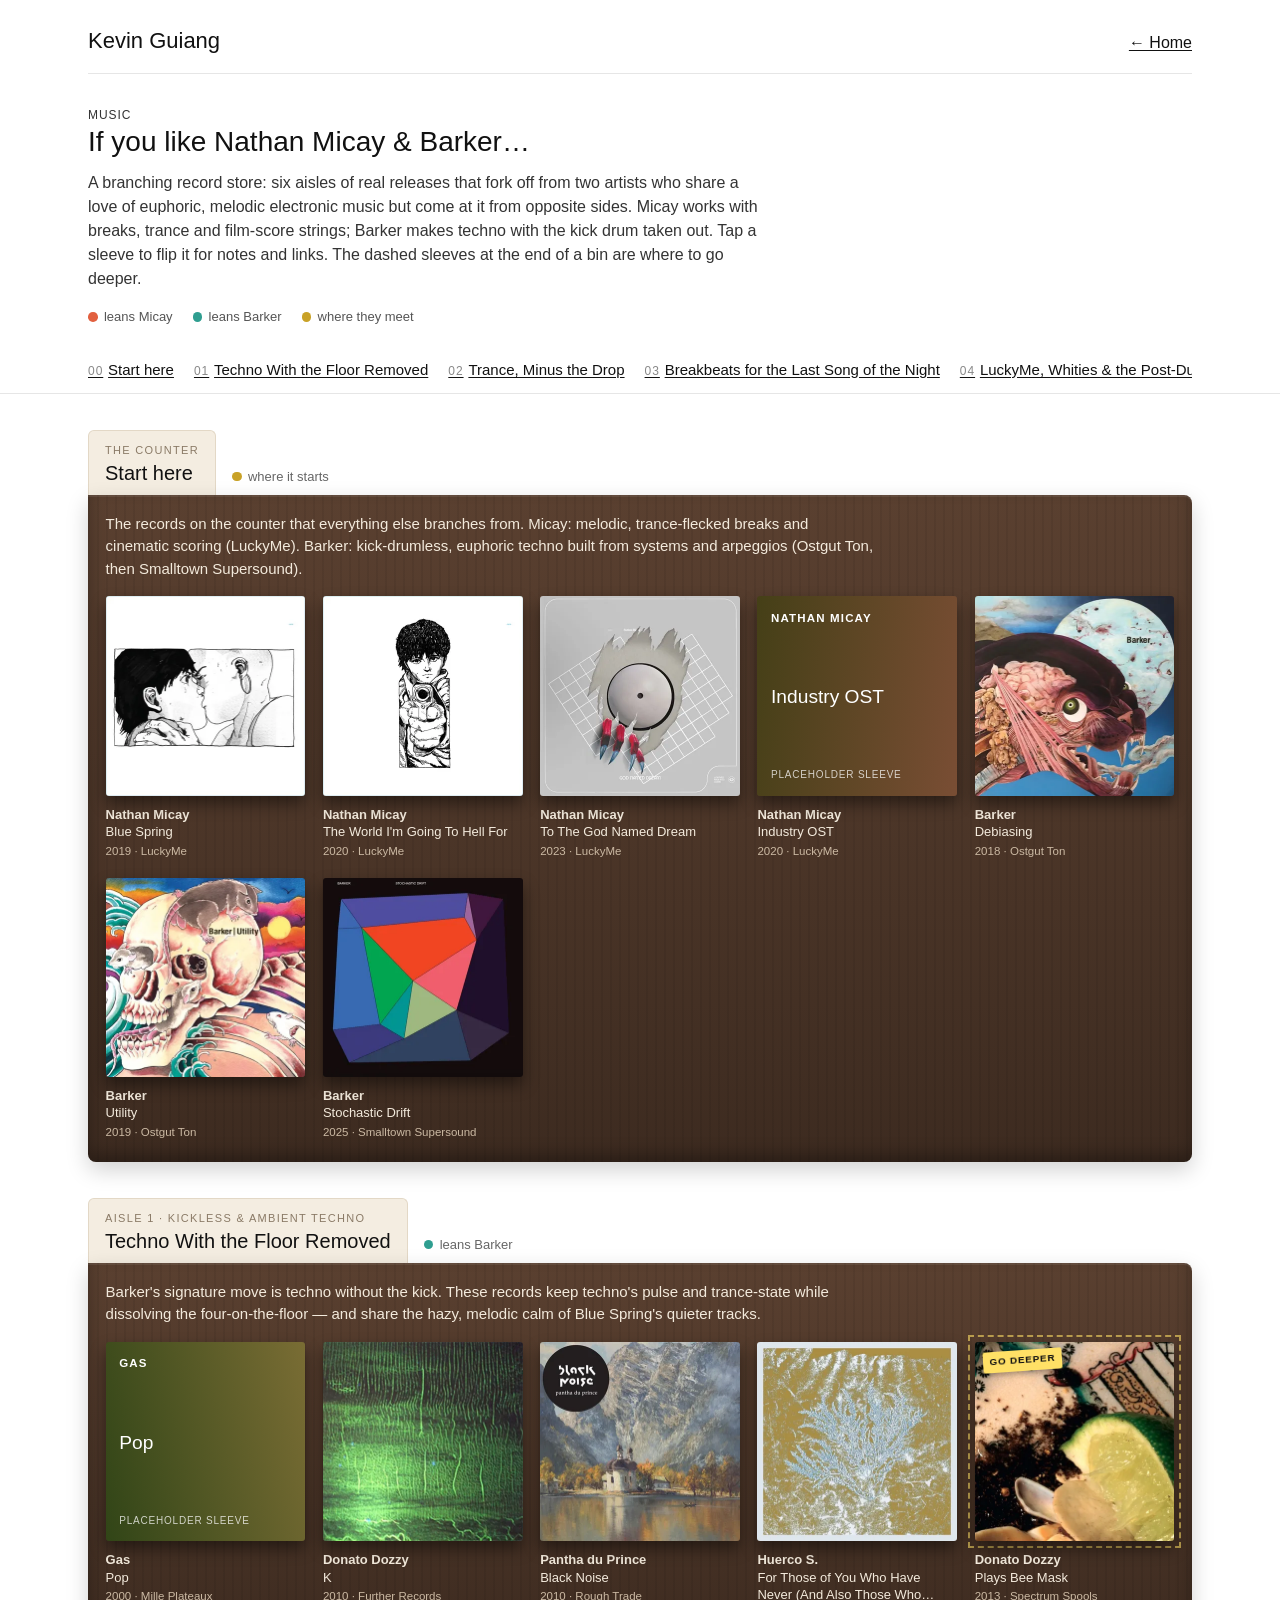
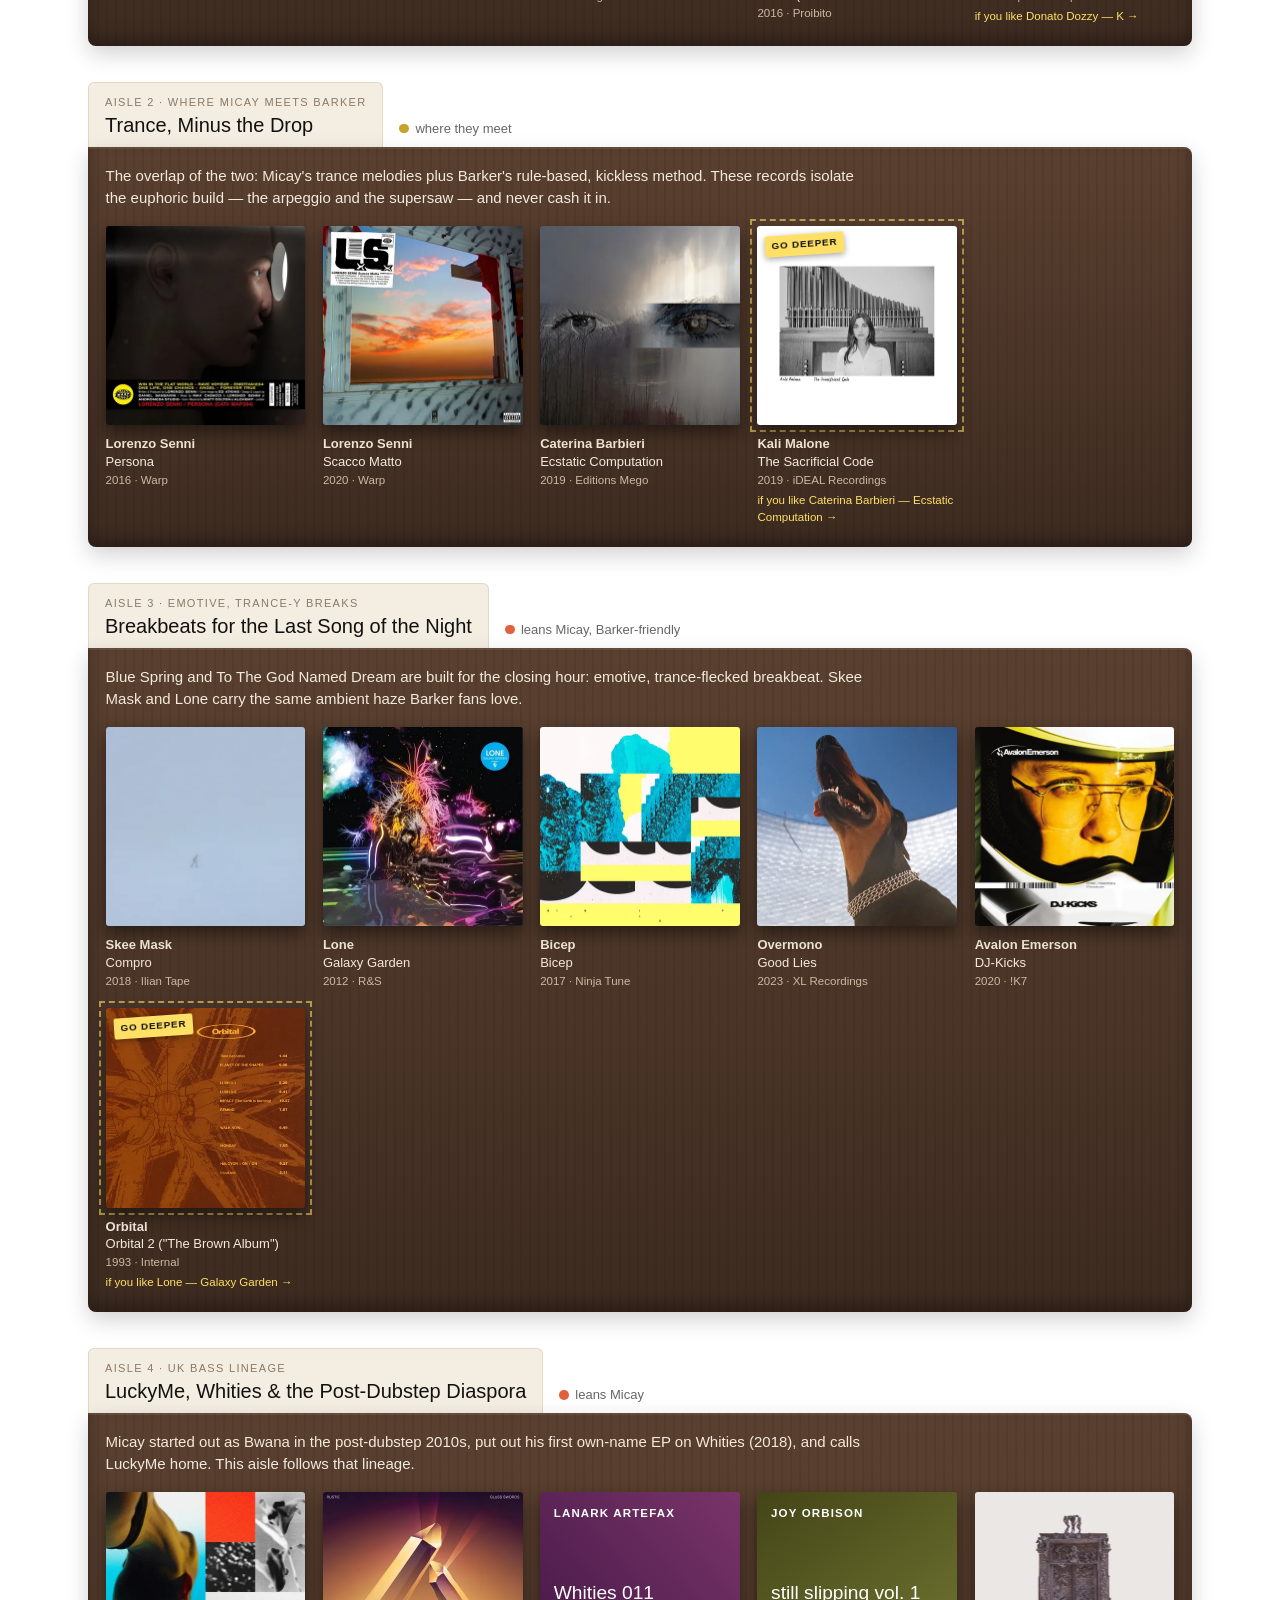
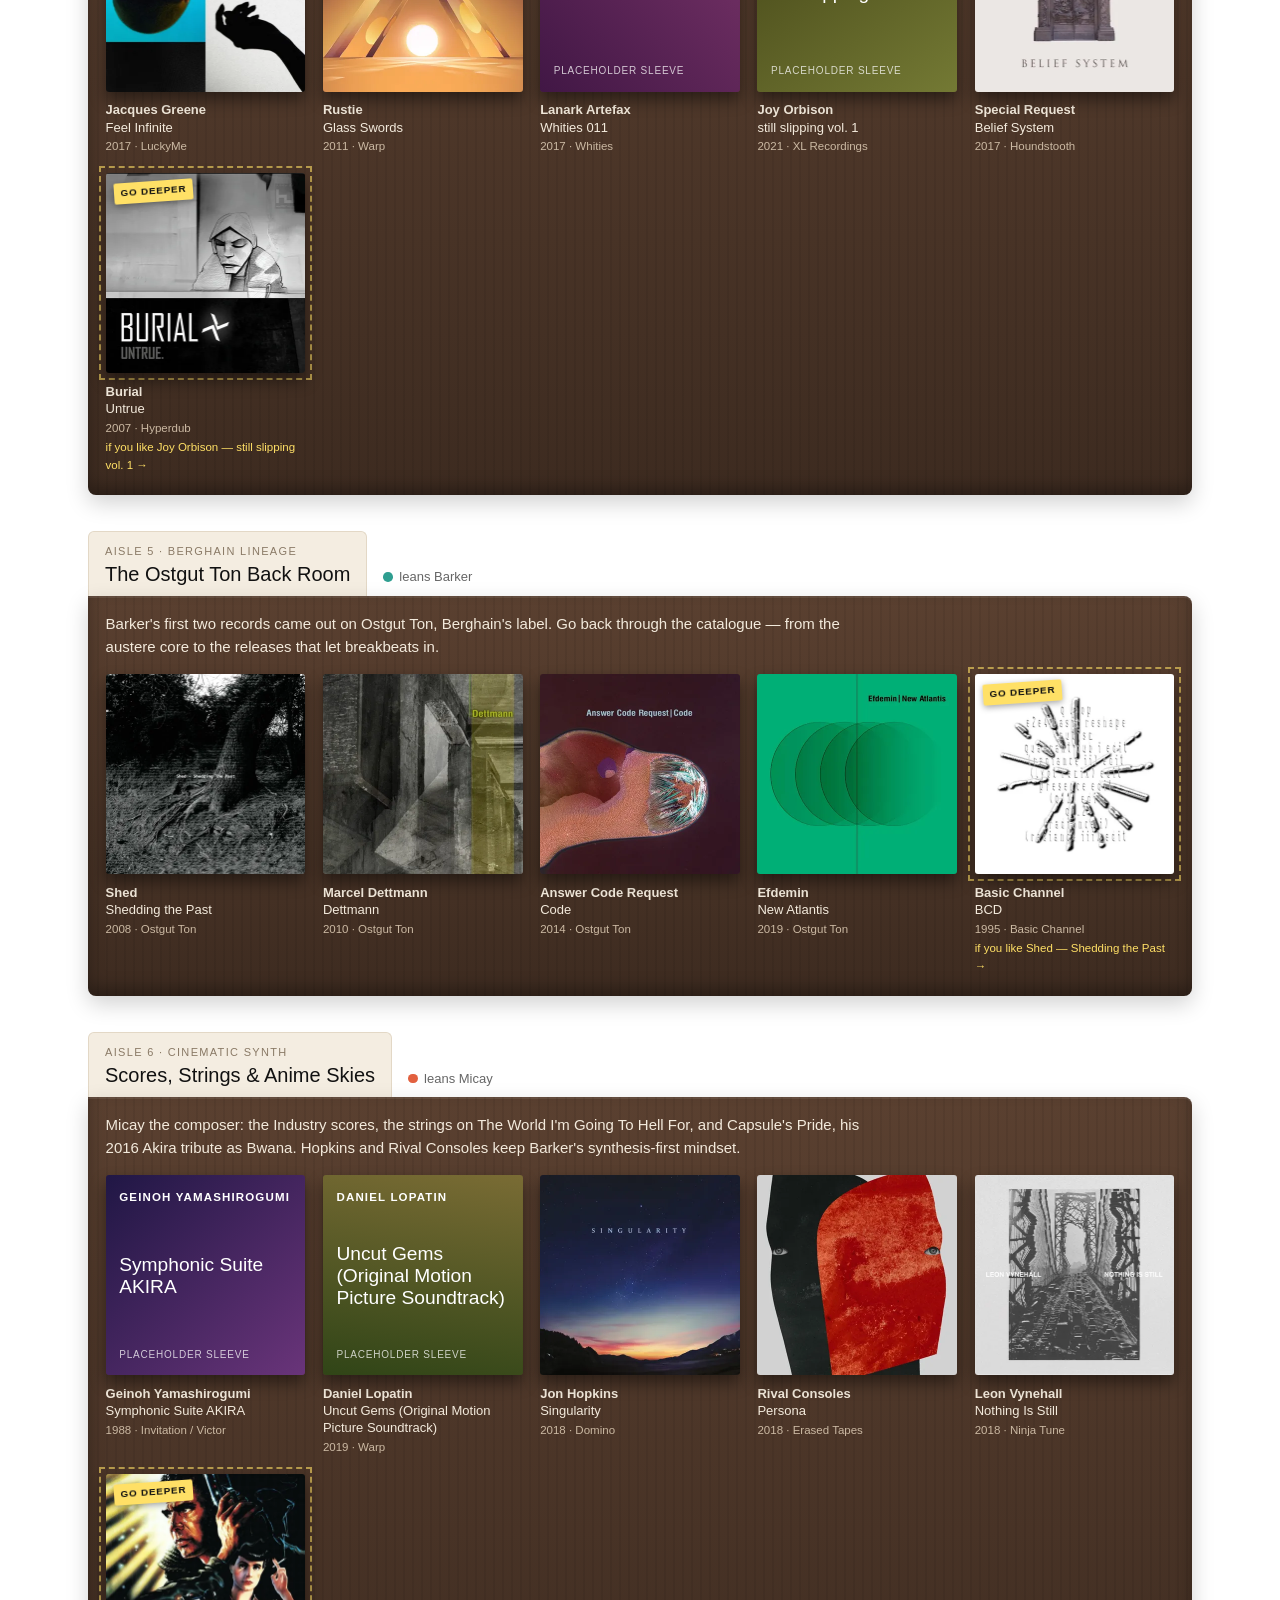
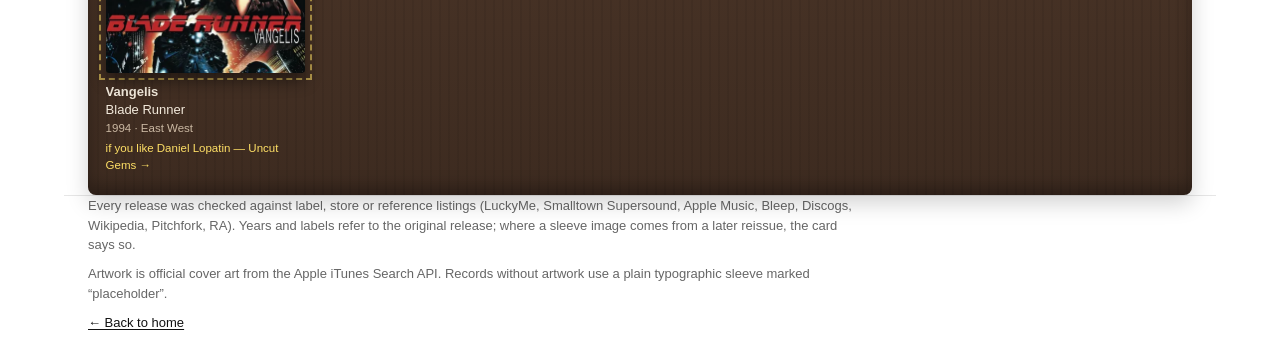
<file: music/index.html>
<!DOCTYPE html>
<html lang="en">
<head>
  <meta charset="utf-8">
  <meta name="viewport" content="width=device-width, initial-scale=1">
  <meta name="description" content="Music — a branching record store of what to listen to after Nathan Micay and Barker. Kevin Guiang.">
  <title>Music — Kevin Guiang</title>
  <style>
    *, *::before, *::after { box-sizing: border-box; }
    html { -webkit-text-size-adjust: 100%; scroll-behavior: smooth; }
    :root {
      --ink: #111; --muted: #888; --line: #e6e6e6;
      --wood: #5a4030; --wood2: #3d2b20; --paper: #f4ede1;
      --micay: #e2603f; --barker: #2f9e90; --both: #c9a227;
    }
    body { margin: 0; background: #fff; color: var(--ink); font-family: Arial, Helvetica, sans-serif; font-size: 1rem; line-height: 1.5; }
    a { color: var(--ink); text-decoration: underline; text-underline-offset: 0.15em; }
    a:hover, a:focus-visible { text-decoration-thickness: 2px; }
    a:focus-visible { outline: 2px solid var(--ink); outline-offset: 3px; }
    .wrap { max-width: 72rem; margin: 0 auto; padding: 0 1.5rem; }

    /* Site header — mirrors the landing page */
    .site { display: flex; align-items: baseline; justify-content: space-between; gap: 1rem; padding: 1.5rem 0 1rem; }
    .site .name { font-size: 1.375rem; font-weight: 400; margin: 0; }
    .site .name a { text-decoration: none; }
    .site .home { font-size: 1rem; }
    .group-label { margin: 0 0 0.5rem; font-size: 0.75rem; letter-spacing: 0.08em; text-transform: uppercase; color: var(--muted); }

    .intro { padding: 2rem 0 1.25rem; border-top: 1px solid var(--line); }
    .intro h1 { font-size: 1.75rem; font-weight: 400; margin: 0 0 0.75rem; line-height: 1.25; }
    .intro p { margin: 0; max-width: 42rem; color: #333; }
    .legend { display: flex; flex-wrap: wrap; gap: 1.25rem; margin-top: 1rem; font-size: 0.8125rem; color: #555; }
    .legend span { display: inline-flex; align-items: center; gap: 0.4rem; }
    .dot { width: 0.6rem; height: 0.6rem; border-radius: 50%; display: inline-block; flex: none; }

    nav.aisles { position: sticky; top: 0; z-index: 20; background: rgba(255,255,255,.96); border-bottom: 1px solid var(--line); }
    nav.aisles ul { list-style: none; margin: 0; padding: 0.75rem 0; display: flex; gap: 1.25rem; overflow-x: auto; scrollbar-width: none; }
    nav.aisles ul::-webkit-scrollbar { display: none; }
    nav.aisles li { flex: none; font-size: 0.9375rem; white-space: nowrap; }
    nav.aisles .n { color: var(--muted); margin-right: 0.3rem; font-size: 0.75rem; letter-spacing: 0.08em; }

    section.crate { margin: 2.25rem 0 0; scroll-margin-top: 3.5rem; }
    .divider { display: flex; align-items: flex-end; gap: 1rem; flex-wrap: wrap; }
    .tab { background: var(--paper); padding: 0.7rem 1rem 0.55rem; border-radius: 6px 6px 0 0; border: 1px solid #e3d8c6; border-bottom: 0; }
    .tab .num { font-size: 0.6875rem; letter-spacing: 0.12em; text-transform: uppercase; color: #8a7a66; }
    .tab h2 { font-size: 1.25rem; font-weight: 400; margin: 0.1rem 0 0; line-height: 1.3; }
    .lean { font-size: 0.8125rem; color: #666; padding-bottom: 0.55rem; display: inline-flex; align-items: center; gap: 0.4rem; }
    .bin { position: relative; background: linear-gradient(180deg, var(--wood), var(--wood2)); border-radius: 0 8px 8px 8px; padding: 1.1rem 1.1rem 1.3rem;
      box-shadow: inset 0 2px 0 rgba(255,255,255,.08), inset 0 -8px 16px rgba(0,0,0,.3), 0 8px 22px rgba(0,0,0,.18); }
    .bin::before { content: ""; position: absolute; inset: 0; border-radius: inherit; pointer-events: none; background: repeating-linear-gradient(90deg, rgba(0,0,0,.06) 0 2px, transparent 2px 9px); }
    .why { position: relative; color: #f3eadc; max-width: 48rem; font-size: 0.9375rem; margin: 0 0 1rem; }
    .rack { position: relative; display: grid; grid-template-columns: repeat(auto-fill, minmax(190px, 1fr)); gap: 1.1rem; }

    .card { cursor: pointer; outline: none; perspective: 1000px; min-width: 0; }
    .card .inner { position: relative; width: 100%; aspect-ratio: 1 / 1; transition: transform .55s cubic-bezier(.2,.7,.2,1); transform-style: preserve-3d; }
    .card:hover .inner { transform: translateY(-5px) rotate(-.6deg); }
    .card.flipped .inner { transform: rotateY(180deg); }
    .card:focus-visible .inner { outline: 2px solid #fff; outline-offset: 4px; }
    .face { position: absolute; inset: 0; backface-visibility: hidden; -webkit-backface-visibility: hidden; border-radius: 3px; overflow: hidden; box-shadow: 0 8px 16px rgba(0,0,0,.45); }
    .front img { width: 100%; height: 100%; object-fit: cover; display: block; background: #2a1e15; }
    .ph { width: 100%; height: 100%; display: flex; flex-direction: column; justify-content: space-between; padding: 0.85rem; color: #fff; }
    .ph .pa { font-size: 0.72rem; font-weight: 700; letter-spacing: 0.1em; text-transform: uppercase; }
    .ph .pt { font-size: 1.2rem; line-height: 1.15; }
    .ph .pn { font-size: 0.625rem; letter-spacing: 0.08em; text-transform: uppercase; opacity: .75; }
    .back { transform: rotateY(180deg); background: var(--paper); color: var(--ink); padding: 0.75rem; display: flex; flex-direction: column; gap: 0.3rem; font-size: 0.78rem; line-height: 1.4; overflow-y: auto; scrollbar-width: thin; }
    .back .meta { font-size: 0.66rem; letter-spacing: 0.08em; text-transform: uppercase; color: #7a6a57; }
    .back p { margin: 0; }
    .back .ed { font-size: 0.7rem; color: #7a6a57; font-style: italic; }
    .back .links { margin-top: auto; padding-top: 0.3rem; display: flex; flex-wrap: wrap; gap: 0.3rem; }
    .back .links a { font-size: 0.68rem; text-decoration: none; border: 1px solid var(--ink); padding: 0.15rem 0.4rem; border-radius: 2px; background: #fffaf2; }
    .back .links a:hover { background: var(--ink); color: #fff; }
    .label { margin-top: 0.55rem; color: #f3eadc; }
    .label .ar { font-size: 0.8125rem; font-weight: 700; white-space: nowrap; overflow: hidden; text-overflow: ellipsis; }
    .label .ti { font-size: 0.8125rem; line-height: 1.3; display: -webkit-box; -webkit-line-clamp: 2; -webkit-box-orient: vertical; overflow: hidden; }
    .label .yl { font-size: 0.72rem; color: #cbb9a3; margin-top: 0.1rem; }
    .sticker { position: absolute; top: 0.5rem; left: 0.5rem; z-index: 3; font-size: 0.62rem; font-weight: 700; letter-spacing: 0.08em; text-transform: uppercase; padding: 0.2rem 0.4rem; border-radius: 2px; background: #ffe066; color: var(--ink); box-shadow: 0 2px 6px rgba(0,0,0,.35); transform: rotate(-4deg); }
    .card.deeper { position: relative; }
    .card.deeper .inner { outline: 2px dashed rgba(255,224,102,.6); outline-offset: 5px; }
    .card.deeper .from { font-size: 0.72rem; color: #ffe066; margin-top: 0.15rem; }

    footer { margin-top: 3rem; padding: 1.5rem 0 3rem; border-top: 1px solid var(--line); color: #666; font-size: 0.8125rem; }
    footer p { margin: 0 0 0.6rem; max-width: 48rem; }

    @media (max-width: 600px) {
      .wrap { padding: 0 1rem; }
      .intro h1 { font-size: 1.4rem; }
      .rack { grid-template-columns: repeat(2, minmax(0, 1fr)); gap: 0.9rem; }
      .bin { padding: 0.9rem 0.8rem 1.1rem; border-radius: 0 6px 6px 6px; }
      .back { font-size: 0.7rem; padding: 0.55rem; }
      .back .links a { font-size: 0.62rem; }
      .ph .pt { font-size: 1rem; }
    }
    @media (prefers-reduced-motion: reduce) { .card .inner { transition: none; } html { scroll-behavior: auto; } }
  </style>
</head>
<body>
  <div class="wrap">
    <header class="site">
      <p class="name"><a href="../">Kevin Guiang</a></p>
      <a class="home" href="../">&larr; Home</a>
    </header>
    <section class="intro">
      <p class="group-label">Music</p>
      <h1>If you like Nathan Micay &amp; Barker&hellip;</h1>
      <p>A branching record store: six aisles of real releases that fork off from two artists who share a love of euphoric, melodic electronic music but come at it from opposite sides. Micay works with breaks, trance and film-score strings; Barker makes techno with the kick drum taken out. Tap a sleeve to flip it for notes and links. The dashed sleeves at the end of a bin are where to go deeper.</p>
      <div class="legend">
        <span><i class="dot" style="background:var(--micay)"></i>leans Micay</span>
        <span><i class="dot" style="background:var(--barker)"></i>leans Barker</span>
        <span><i class="dot" style="background:var(--both)"></i>where they meet</span>
      </div>
    </section>
  </div>
  <nav class="aisles" aria-label="Aisles"><div class="wrap"><ul id="nav"></ul></div></nav>
  <main class="wrap" id="store"></main>
  <footer class="wrap">
    <p>Every release was checked against label, store or reference listings (LuckyMe, Smalltown Supersound, Apple Music, Bleep, Discogs, Wikipedia, Pitchfork, RA). Years and labels refer to the original release; where a sleeve image comes from a later reissue, the card says so.</p>
    <p>Artwork is official cover art from the Apple iTunes Search API. Records without artwork use a plain typographic sleeve marked &ldquo;placeholder&rdquo;.</p>
    <p><a href="../">&larr; Back to home</a></p>
  </footer>
<script>
const DATA = {"counter":{"key":"counter","name":"The Counter — Start Here","tag":"Micay × Barker","why":"The records on the counter that everything else branches from. Micay: melodic, trance-flecked breaks and cinematic scoring (LuckyMe). Barker: kick-drumless, euphoric techno built from systems and arpeggios (Ostgut Ton, then Smalltown Supersound).","records":[{"id":"micay-blue-spring","artist":"Nathan Micay","title":"Blue Spring","year":2019,"label":"LuckyMe","kind":"LP","blurb":"Debut album: ambient-trance melodies over breaks and house, packaged with a cyberpunk rave comic.","links":{"bandcamp":"https://luckyme.bandcamp.com/album/blue-spring","apple":"https://music.apple.com/us/album/blue-spring/1453717785"},"cover":true},{"id":"micay-twigthf","artist":"Nathan Micay","title":"The World I'm Going To Hell For","year":2020,"label":"LuckyMe","kind":"LP","blurb":"Second album: string-led, cinematic and mostly beatless — the pivot toward scoring.","links":{"apple":"https://music.apple.com/us/album/the-world-im-going-to-hell-for/1511767459"},"cover":true},{"id":"micay-ttgnd","artist":"Nathan Micay","title":"To The God Named Dream","year":2023,"label":"LuckyMe","kind":"LP","blurb":"Third album: playful, breakbeat-heavy club record (\"Fangs\" got an Avalon Emerson re-chip).","links":{"apple":"https://music.apple.com/us/album/to-the-god-named-dream/1678266074"},"cover":true},{"id":"micay-industry","artist":"Nathan Micay","title":"Industry OST","year":2020,"label":"LuckyMe","kind":"OST","blurb":"His hybrid orchestral/electronic score for HBO's Industry.","links":{"apple":"https://music.apple.com/us/album/industry-ost/1536965098"},"cover":false},{"id":"barker-debiasing","artist":"Barker","title":"Debiasing","year":2018,"label":"Ostgut Ton","kind":"EP","blurb":"The blueprint: techno with the kick drum removed, momentum carried by pads and arpeggios.","links":{"apple":"https://music.apple.com/us/album/debiasing-ep/1386141939"},"cover":true},{"id":"barker-utility","artist":"Barker","title":"Utility","year":2019,"label":"Ostgut Ton","kind":"LP","blurb":"Debut album: weightless, euphoric, kickless techno — 'ambient materials to remake techno'.","links":{"apple":"https://music.apple.com/us/album/utility/1473409207"},"cover":true},{"id":"barker-stochastic","artist":"Barker","title":"Stochastic Drift","year":2025,"label":"Smalltown Supersound","kind":"LP","blurb":"Second album: chance-driven, looser and jazzier ambient techno.","links":{"spotify":"https://open.spotify.com/album/3ChV6s15ch9qohd5gZaGOF","apple":"https://music.apple.com/us/album/stochastic-drift/1792215329"},"cover":true}]},"forks":[{"key":"kickless","name":"Techno With the Floor Removed","tag":"Kickless & ambient techno","why":"Barker's signature move is techno without the kick. These records keep techno's pulse and trance-state while dissolving the four-on-the-floor — and share the hazy, melodic calm of Blue Spring's quieter tracks.","records":[{"id":"gas-pop","artist":"Gas","title":"Pop","year":2000,"label":"Mille Plateaux","kind":"LP","blurb":"Wolfgang Voigt's forest-fog ambient: looped orchestral samples, the beat buried or gone entirely.","links":{"label":"https://kompakt.fm/releases/pop_3xlp_dl"},"cover":false},{"id":"dozzy-k","artist":"Donato Dozzy","title":"K","year":2010,"label":"Further Records","kind":"LP","blurb":"Hypnotic, aquatic minimal techno — untitled tracks of drones over subtly displaced beats.","links":{"label":"https://bleep.com/release/51214-donato-dozzy-k","apple":"https://music.apple.com/us/album/k/891310942"},"cover":true,"edition":"Originally a 100-copy cassette (2010); cover shown is the 2014 vinyl/digital reissue."},{"id":"pantha-blacknoise","artist":"Pantha du Prince","title":"Black Noise","year":2010,"label":"Rough Trade","kind":"LP","blurb":"Bell-like melodic minimal techno built with Alpine field recordings; Panda Bear sings on \"Stick to My Side\".","links":{"bandcamp":"https://panthaduprinceofficial.bandcamp.com/album/black-noise","apple":"https://music.apple.com/us/album/black-noise/1876588516"},"cover":true,"edition":"Cover shown from the current digital edition."},{"id":"huerco-ftoy","artist":"Huerco S.","title":"For Those of You Who Have Never (And Also Those Who Have)","year":2016,"label":"Proibito","kind":"LP","blurb":"Smeared, loop-based ambient that grew out of dance music — no drums, all drift.","links":{"discogs":"https://www.discogs.com/release/8541536-Huerco-S-For-Those-Of-You-Who-Have-Never-And-Also-Those-Who-Have","apple":"https://music.apple.com/us/album/for-those-of-you-who-have-never-and-also-those-who-have/1111704765"},"cover":true},{"id":"dozzy-beemask","artist":"Donato Dozzy","title":"Plays Bee Mask","year":2013,"label":"Spectrum Spools","kind":"LP","blurb":"Dozzy reworks a single Bee Mask track into a suite of beatless, shimmering variations.","links":{"apple":"https://music.apple.com/us/album/plays-bee-mask/1799297685"},"cover":true,"deeperFrom":"Donato Dozzy — K"}]},{"key":"trance","name":"Trance, Minus the Drop","tag":"Where Micay meets Barker","why":"The overlap of the two: Micay's trance melodies plus Barker's rule-based, kickless method. These records isolate the euphoric build — the arpeggio and the supersaw — and never cash it in.","records":[{"id":"senni-persona","artist":"Lorenzo Senni","title":"Persona","year":2016,"label":"Warp","kind":"EP","blurb":"'Pointillistic trance': supersaw build-ups with the kick and the drop cut out. A direct cousin of Utility.","links":{"apple":"https://music.apple.com/us/album/persona/1158033988"},"cover":true},{"id":"senni-scacco","artist":"Lorenzo Senni","title":"Scacco Matto","year":2020,"label":"Warp","kind":"LP","blurb":"His first Warp album: more melodic and emotional, still building forever.","links":{"apple":"https://music.apple.com/us/album/scacco-matto/1494929187"},"cover":true},{"id":"barbieri-ecstatic","artist":"Caterina Barbieri","title":"Ecstatic Computation","year":2019,"label":"Editions Mego","kind":"LP","blurb":"Cascading modular-synth sequences — trance logic slowed down into meditation.","links":{"bandcamp":"https://caterinabarbieri.bandcamp.com/album/ecstatic-computation","apple":"https://music.apple.com/us/album/ecstatic-computation/1678290747"},"cover":true,"edition":"Cover shown from the later light-years digital edition."},{"id":"malone-sacrificial","artist":"Kali Malone","title":"The Sacrificial Code","year":2019,"label":"iDEAL Recordings","kind":"LP","blurb":"Slow-moving pipe-organ minimalism: pure harmony, no pulse at all.","links":{"bandcamp":"https://kalimalone.bandcamp.com/album/the-sacrificial-code-2019-edition","apple":"https://music.apple.com/us/album/the-sacrificial-code/1735777406"},"cover":true,"edition":"Cover shown from the later Ideologic Organ edition.","deeperFrom":"Caterina Barbieri — Ecstatic Computation"}]},{"key":"breaks","name":"Breakbeats for the Last Song of the Night","tag":"Emotive, trance-y breaks","why":"Blue Spring and To The God Named Dream are built for the closing hour: emotive, trance-flecked breakbeat. Skee Mask and Lone carry the same ambient haze Barker fans love.","records":[{"id":"skeemask-compro","artist":"Skee Mask","title":"Compro","year":2018,"label":"Ilian Tape","kind":"LP","blurb":"Munich producer's ambient-to-jungle breakbeat album — sits exactly between Barker's haze and Micay's breaks.","links":{"apple":"https://music.apple.com/us/album/compro/1386727307"},"cover":true},{"id":"lone-galaxy","artist":"Lone","title":"Galaxy Garden","year":2012,"label":"R&S","kind":"LP","blurb":"Lurid, rave-nostalgic breakbeat house in '90s hardcore colors.","links":{"apple":"https://music.apple.com/us/album/galaxy-garden/1106297904"},"cover":true},{"id":"bicep-bicep","artist":"Bicep","title":"Bicep","year":2017,"label":"Ninja Tune","kind":"LP","blurb":"Melodic, emotional club music with breakbeat and trance-pad DNA.","links":{"apple":"https://music.apple.com/us/album/bicep/1240586047"},"cover":true},{"id":"overmono-goodlies","artist":"Overmono","title":"Good Lies","year":2023,"label":"XL Recordings","kind":"LP","blurb":"Pitched-vocal breakbeat techno from two Welsh brothers; euphoric and festival-sized.","links":{"apple":"https://music.apple.com/us/album/good-lies/1659656223"},"cover":true},{"id":"avalon-djkicks","artist":"Avalon Emerson","title":"DJ-Kicks","year":2020,"label":"!K7","kind":"Mix","blurb":"A mix from the DJ who remixed Micay's \"Fangs\": melodic, trippy electro and breaks.","links":{"apple":"https://music.apple.com/us/album/dj-kicks-dj-mix/1523794749"},"cover":true},{"id":"orbital-2","artist":"Orbital","title":"Orbital 2 (\"The Brown Album\")","year":1993,"label":"Internal","kind":"LP","blurb":"The melodic-rave source code: long, emotive analog tracks.","links":{"apple":"https://music.apple.com/us/album/orbital-2/1320062319"},"cover":true,"deeperFrom":"Lone — Galaxy Garden"}]},{"key":"luckyme","name":"LuckyMe, Whities & the Post-Dubstep Diaspora","tag":"UK bass lineage","why":"Micay started out as Bwana in the post-dubstep 2010s, put out his first own-name EP on Whities (2018), and calls LuckyMe home. This aisle follows that lineage.","records":[{"id":"greene-feelinfinite","artist":"Jacques Greene","title":"Feel Infinite","year":2017,"label":"LuckyMe","kind":"LP","blurb":"A fellow Canadian on LuckyMe: lush, R&B-sampling house with big emotional chords.","links":{"apple":"https://music.apple.com/us/album/feel-infinite/1195911567"},"cover":true},{"id":"rustie-glassswords","artist":"Rustie","title":"Glass Swords","year":2011,"label":"Warp","kind":"LP","blurb":"Neon, maximalist Glasgow bass from the same scene that started LuckyMe.","links":{"apple":"https://music.apple.com/us/album/glass-swords/463970481"},"cover":true},{"id":"lanark-whities011","artist":"Lanark Artefax","title":"Whities 011","year":2017,"label":"Whities","kind":"EP","blurb":"Scottish producer's shattered, cinematic sound design (\"Touch Absence\") on Micay's old label.","links":{"apple":"https://music.apple.com/us/album/whities-011-ep/1237635731"},"cover":false},{"id":"joyo-stillslipping","artist":"Joy Orbison","title":"still slipping vol. 1","year":2021,"label":"XL Recordings","kind":"Mixtape","blurb":"Warm UK garage/house mixtape stitched with family voice notes — post-dubstep, grown up.","links":{"apple":"https://music.apple.com/us/album/still-slipping-vol-1/1574302065"},"cover":false},{"id":"specialrequest-belief","artist":"Special Request","title":"Belief System","year":2017,"label":"Houndstooth","kind":"LP","blurb":"Paul Woolford's sprawling double album of jungle, breaks and ambient.","links":{"apple":"https://music.apple.com/us/album/belief-system/1781976805"},"cover":true},{"id":"burial-untrue","artist":"Burial","title":"Untrue","year":2007,"label":"Hyperdub","kind":"LP","blurb":"Where it all starts: crackling 2-step, ghostly vocals, night-bus melancholy.","links":{"apple":"https://music.apple.com/us/album/untrue/893175779"},"cover":true,"deeperFrom":"Joy Orbison — still slipping vol. 1"}]},{"key":"ostgut","name":"The Ostgut Ton Back Room","tag":"Berghain lineage","why":"Barker's first two records came out on Ostgut Ton, Berghain's label. Go back through the catalogue — from the austere core to the releases that let breakbeats in.","records":[{"id":"shed-shedding","artist":"Shed","title":"Shedding the Past","year":2008,"label":"Ostgut Ton","kind":"LP","blurb":"Broken, dubby, UK-leaning Berlin techno.","links":{"bandcamp":"https://shed030.bandcamp.com/album/shedding-the-past","apple":"https://music.apple.com/us/album/shedding-the-past/1164968102"},"cover":true,"edition":"Cover shown from the later reissue."},{"id":"dettmann-dettmann","artist":"Marcel Dettmann","title":"Dettmann","year":2010,"label":"Ostgut Ton","kind":"LP","blurb":"Austere, mechanical Berghain techno at its purest — the counterweight to Barker.","links":{"apple":"https://music.apple.com/us/album/dettmann/364595621"},"cover":true},{"id":"acr-code","artist":"Answer Code Request","title":"Code","year":2014,"label":"Ostgut Ton","kind":"LP","blurb":"Berlin techno opening up to breakbeats, IDM and pads — the Barker-to-Micay bridge inside Ostgut.","links":{"apple":"https://music.apple.com/us/album/code/875223917"},"cover":true},{"id":"efdemin-newatlantis","artist":"Efdemin","title":"New Atlantis","year":2019,"label":"Ostgut Ton","kind":"LP","blurb":"Hypnotic, exploratory techno — a label-mate of Utility, out the same year.","links":{"apple":"https://music.apple.com/us/album/new-atlantis/1446617084"},"cover":true},{"id":"bc-bcd","artist":"Basic Channel","title":"BCD","year":1995,"label":"Basic Channel","kind":"Compilation","blurb":"Berlin dub techno's origin point: echoing chords dissolving into hiss.","links":{"apple":"https://music.apple.com/us/album/bcd/47297384"},"cover":true,"deeperFrom":"Shed — Shedding the Past"}]},{"key":"scores","name":"Scores, Strings & Anime Skies","tag":"Cinematic synth","why":"Micay the composer: the Industry scores, the strings on The World I'm Going To Hell For, and Capsule's Pride, his 2016 Akira tribute as Bwana. Hopkins and Rival Consoles keep Barker's synthesis-first mindset.","records":[{"id":"akira-symphonic","artist":"Geinoh Yamashirogumi","title":"Symphonic Suite AKIRA","year":1988,"label":"Invitation / Victor","kind":"OST","blurb":"Gamelan, Noh chant and synths — the score of the film Micay paid tribute to on Capsule's Pride.","links":{"wiki":"https://en.wikipedia.org/wiki/Symphonic_Suite_Akira"},"cover":false},{"id":"lopatin-uncutgems","artist":"Daniel Lopatin","title":"Uncut Gems (Original Motion Picture Soundtrack)","year":2019,"label":"Warp","kind":"OST","blurb":"Oneohtrix Point Never's glittering new-age-synth score: a peer of Micay's hybrid screen work.","links":{"spotify":"https://open.spotify.com/album/3pvGQtSsi9LGcPIZ7plWYe","label":"https://warp.net/releases/154532-uncut-gems-original-motion-picture-soundtrack/tracklist"},"cover":false},{"id":"hopkins-singularity","artist":"Jon Hopkins","title":"Singularity","year":2018,"label":"Domino","kind":"LP","blurb":"Builds from ambient to crushing techno and back again — a cinematic arc.","links":{"apple":"https://music.apple.com/us/album/singularity/1349736537"},"cover":true},{"id":"rivalconsoles-persona","artist":"Rival Consoles","title":"Persona","year":2018,"label":"Erased Tapes","kind":"LP","blurb":"Emotive analog-synth pieces with beats that breathe.","links":{"apple":"https://music.apple.com/us/album/persona/1451157384"},"cover":true},{"id":"vynehall-nothing","artist":"Leon Vynehall","title":"Nothing Is Still","year":2018,"label":"Ninja Tune","kind":"LP","blurb":"Strings and jazz-tinged electronics telling his grandparents' emigration story.","links":{"apple":"https://music.apple.com/us/album/nothing-is-still/1362513438"},"cover":true},{"id":"vangelis-bladerunner","artist":"Vangelis","title":"Blade Runner","year":1994,"label":"East West","kind":"OST","blurb":"The definitive cyberpunk synth score (the official album release of the 1982 film's music).","links":{"apple":"https://music.apple.com/us/album/blade-runner-original-score-from-the-motion-picture/73327394"},"cover":true,"deeperFrom":"Daniel Lopatin — Uncut Gems"}]}]};
const LEAN = {counter:["both","where it starts"],kickless:["barker","leans Barker"],trance:["both","where they meet"],breaks:["micay","leans Micay, Barker-friendly"],luckyme:["micay","leans Micay"],ostgut:["barker","leans Barker"],scores:["micay","leans Micay"]};
const COLORS = {micay:"var(--micay)",barker:"var(--barker)",both:"var(--both)"};
const esc = s => String(s).replace(/[&<>"]/g,c=>({"&":"&amp;","<":"&lt;",">":"&gt;",'"':"&quot;"}[c]));
function hash(s){let h=2166136261;for(const c of s){h^=c.charCodeAt(0);h=Math.imul(h,16777619)}return h>>>0}
function placeholder(r){
  const h=hash(r.artist+r.title), a=h%360, b=(a+40+(h>>8)%80)%360;
  const bg=`linear-gradient(${(h>>4)%180}deg,hsl(${a} 40% 34%),hsl(${b} 50% 18%))`;
  return `<div class="ph" style="background:${bg}"><div class="pa">${esc(r.artist)}</div><div class="pt">${esc(r.title)}</div><div class="pn">placeholder sleeve</div></div>`;
}
function links(r){
  const q=encodeURIComponent(r.artist+" "+r.title.replace(/\s*\(.*?\)\s*/g," ").trim());
  const L=r.links||{}, out=[];
  out.push(L.bandcamp?["Bandcamp",L.bandcamp]:["Bandcamp search","https://bandcamp.com/search?q="+q+"&item_type=a"]);
  out.push(L.spotify?["Spotify",L.spotify]:["Spotify search","https://open.spotify.com/search/"+q]);
  if(L.apple) out.push(["Apple Music",L.apple]);
  if(L.label) out.push(["Label / store",L.label]);
  if(L.discogs) out.push(["Discogs",L.discogs]);
  if(L.wiki) out.push(["Wikipedia",L.wiki]);
  return out.map(([t,u])=>`<a href="${esc(u)}" target="_blank" rel="noopener">${t} &#8599;</a>`).join("");
}
function card(r){
  const front = r.cover ? `<img src="covers/${r.id}.webp" alt="${esc(r.artist)} – ${esc(r.title)} cover" width="400" height="400" loading="lazy" decoding="async">` : placeholder(r);
  const deeper = !!r.deeperFrom;
  return `<div class="card${deeper?" deeper":""}" tabindex="0" role="button" aria-pressed="false" aria-label="${esc(r.artist)}, ${esc(r.title)}. Flip for notes">
    ${deeper?`<div class="sticker">Go deeper</div>`:""}
    <div class="inner">
      <div class="face front">${front}</div>
      <div class="face back">
        <div class="meta">${esc(r.kind)} · ${r.year} · ${esc(r.label)}</div>
        <p><b>${esc(r.artist)}</b> — <i>${esc(r.title)}</i></p>
        <p>${esc(r.blurb)}</p>
        ${r.edition?`<p class="ed">${esc(r.edition)}</p>`:""}
        <div class="links">${links(r)}</div>
      </div>
    </div>
    <div class="label">
      <div class="ar">${esc(r.artist)}</div>
      <div class="ti">${esc(r.title)}</div>
      <div class="yl">${r.year} · ${esc(r.label)}</div>
      ${deeper?`<div class="from">if you like ${esc(r.deeperFrom)} &rarr;</div>`:""}
    </div>
  </div>`;
}
function crate(f,i){
  const [lean,leanTxt]=LEAN[f.key]||["both",""];
  const num = f.key==="counter" ? "The counter" : "Aisle "+i+" · "+f.tag;
  return `<section class="crate" id="${f.key}" aria-labelledby="h-${f.key}">
    <div class="divider">
      <div class="tab"><div class="num">${esc(num)}</div><h2 id="h-${f.key}">${esc(f.key==="counter"?"Start here":f.name)}</h2></div>
      <div class="lean"><i class="dot" style="background:${COLORS[lean]}"></i>${esc(leanTxt)}</div>
    </div>
    <div class="bin"><p class="why">${esc(f.why)}</p><div class="rack">${f.records.map(card).join("")}</div></div>
  </section>`;
}
const all=[DATA.counter,...DATA.forks];
document.getElementById("store").innerHTML = all.map(crate).join("");
document.getElementById("nav").innerHTML = all.map((f,i)=>`<li><a href="#${f.key}"><span class="n">${String(i).padStart(2,"0")}</span>${esc(f.key==="counter"?"Start here":f.name)}</a></li>`).join("");
document.querySelectorAll(".card").forEach(c=>{
  const t=()=>{ const on=c.classList.toggle("flipped"); c.setAttribute("aria-pressed", on); };
  c.addEventListener("click",e=>{ if(e.target.closest("a")) return; t(); });
  c.addEventListener("keydown",e=>{ if(e.target!==c) return; if(e.key==="Enter"||e.key===" "){e.preventDefault();t();} });
});
</script>
</body>
</html>
</file>
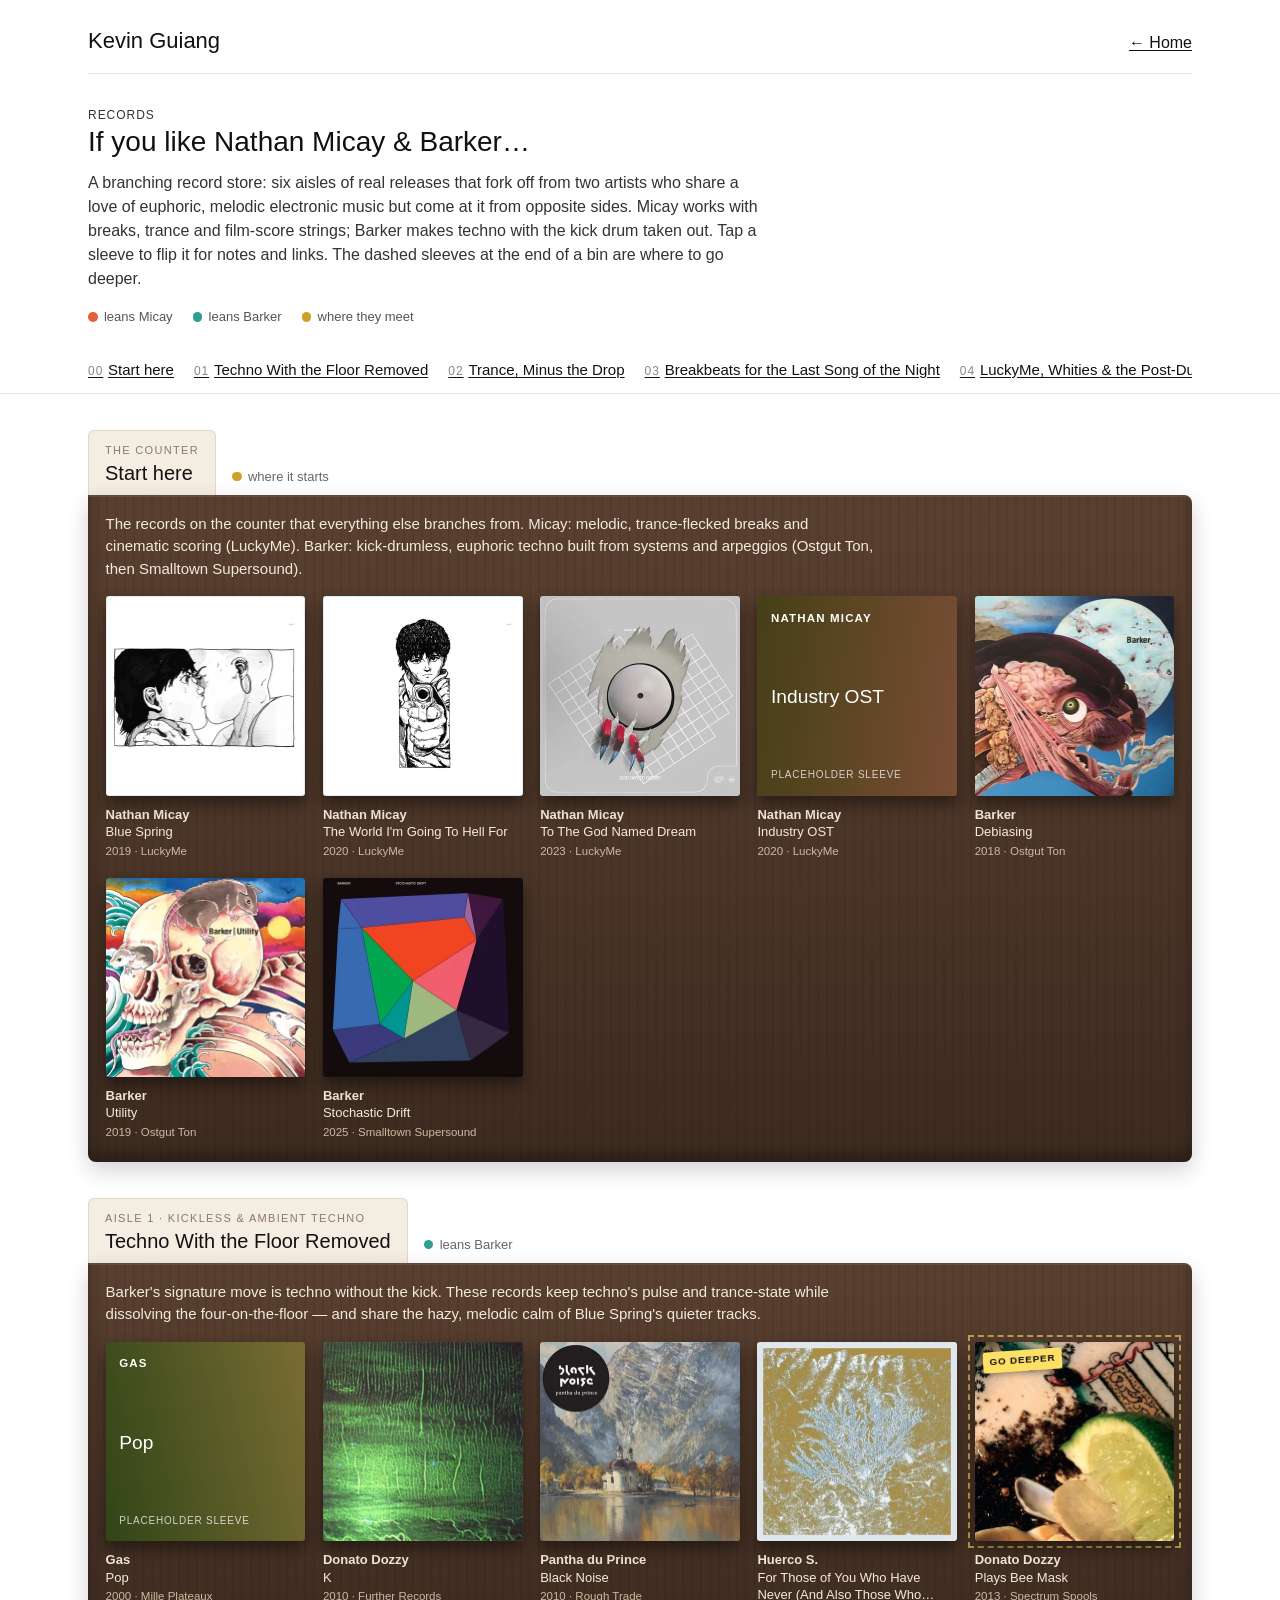
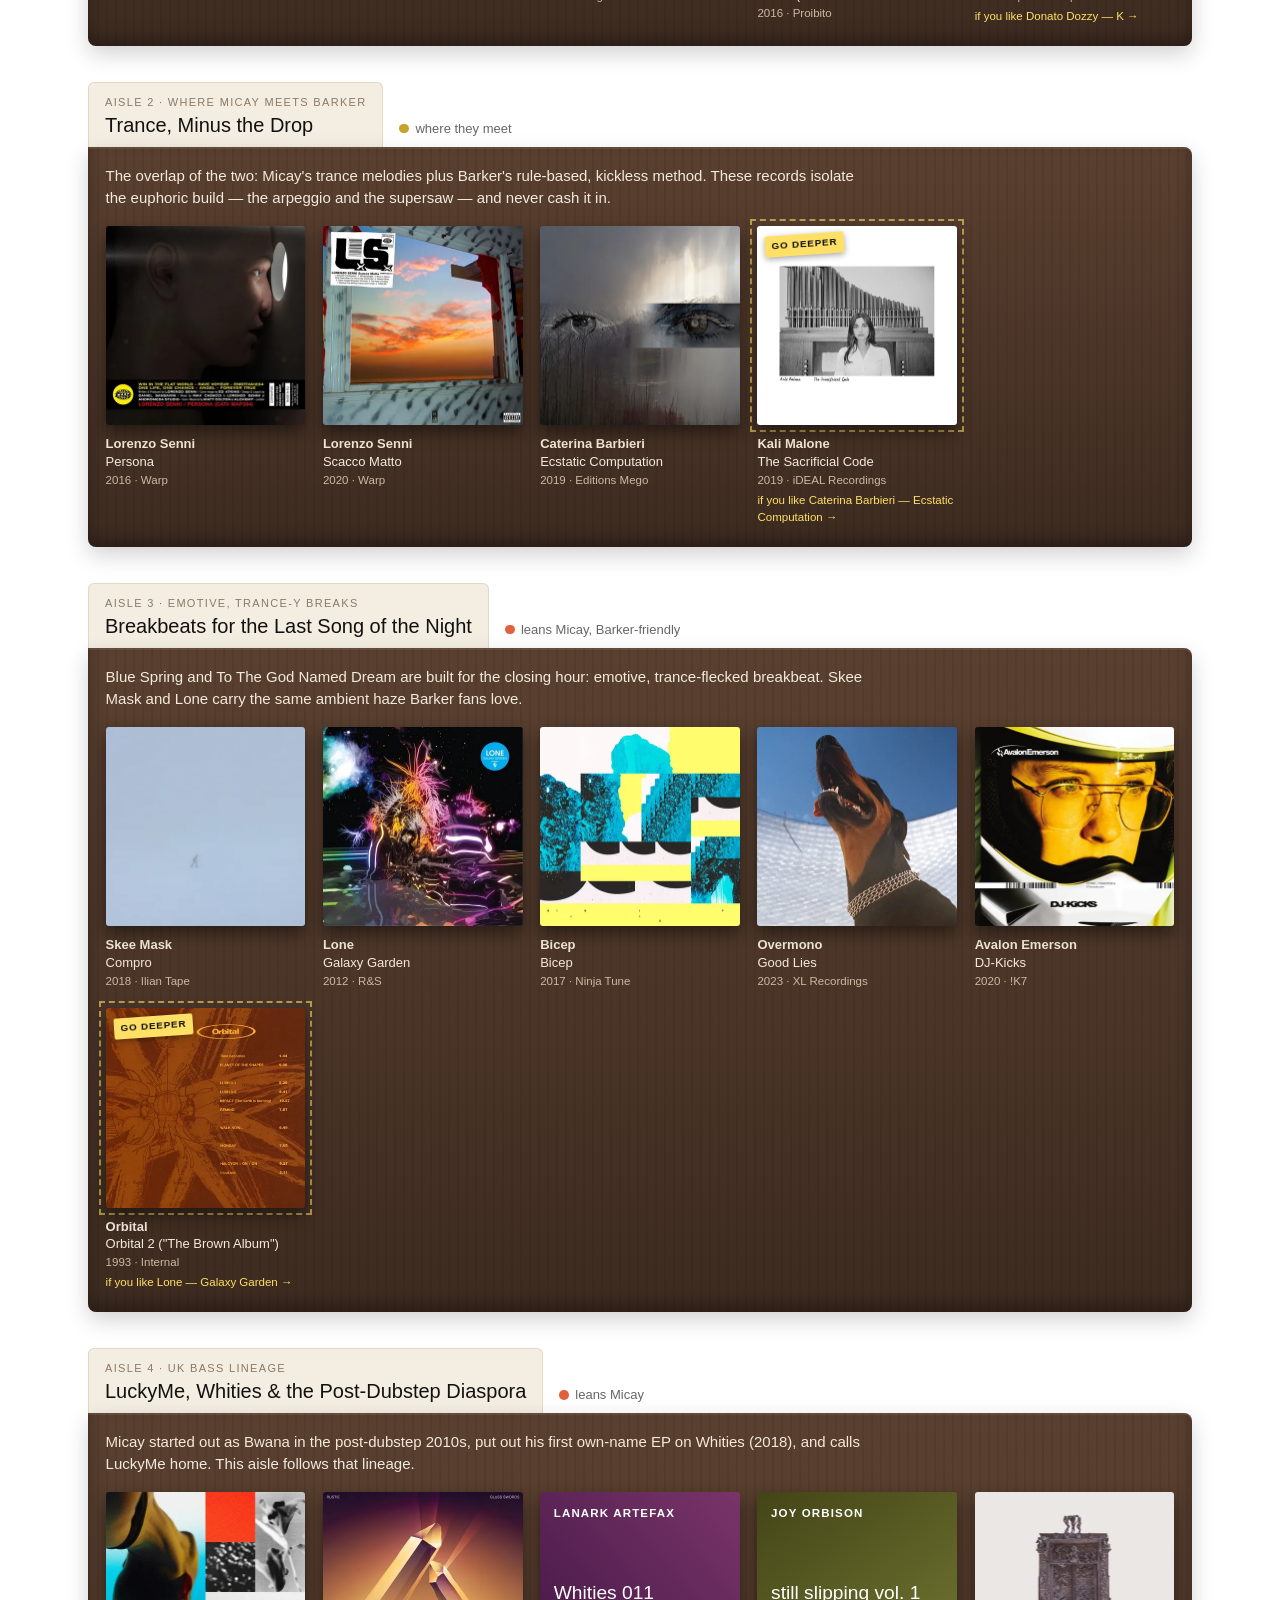
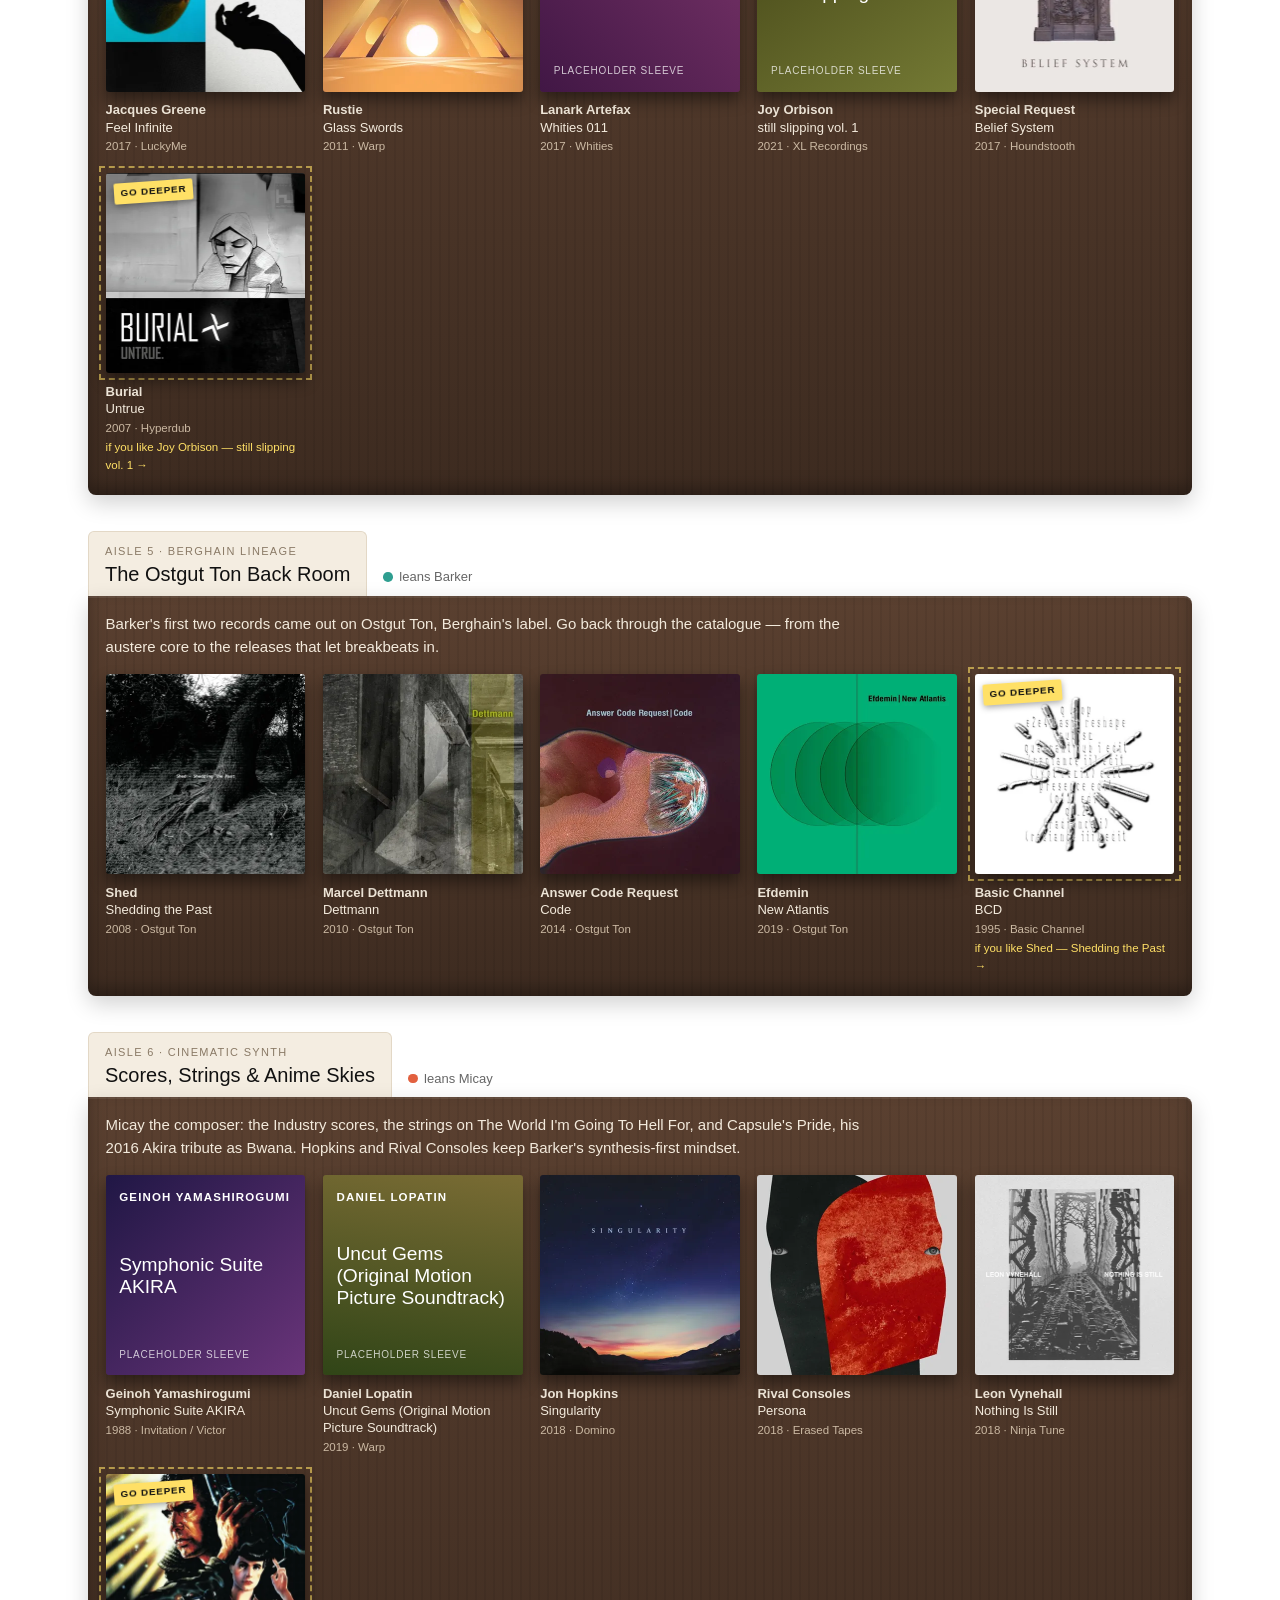
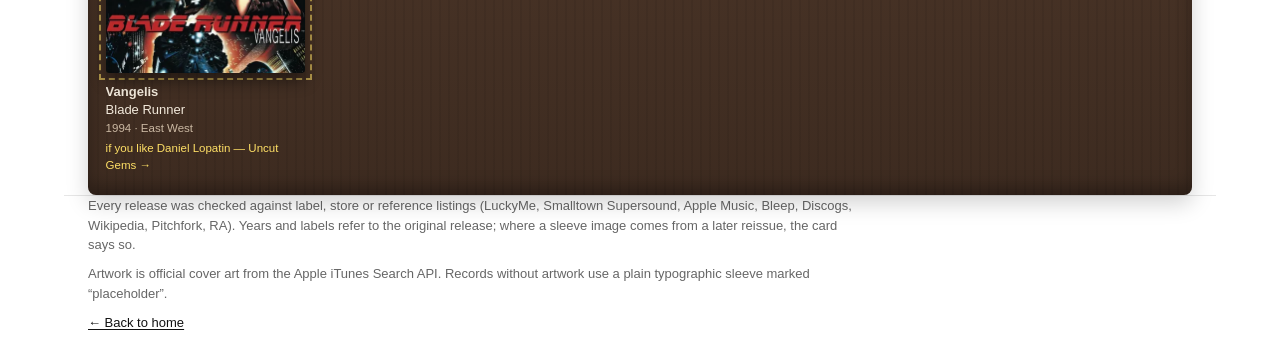
<file: records/index.html>
<!DOCTYPE html>
<html lang="en">
<head>
  <meta charset="utf-8">
  <meta name="viewport" content="width=device-width, initial-scale=1">
  <meta name="description" content="Records — a branching record store of what to listen to after Nathan Micay and Barker. Kevin Guiang.">
  <title>Records — Kevin Guiang</title>
  <style>
    *, *::before, *::after { box-sizing: border-box; }
    html { -webkit-text-size-adjust: 100%; scroll-behavior: smooth; }
    :root {
      --ink: #111; --muted: #888; --line: #e6e6e6;
      --wood: #5a4030; --wood2: #3d2b20; --paper: #f4ede1;
      --micay: #e2603f; --barker: #2f9e90; --both: #c9a227;
    }
    body { margin: 0; background: #fff; color: var(--ink); font-family: Arial, Helvetica, sans-serif; font-size: 1rem; line-height: 1.5; }
    a { color: var(--ink); text-decoration: underline; text-underline-offset: 0.15em; }
    a:hover, a:focus-visible { text-decoration-thickness: 2px; }
    a:focus-visible { outline: 2px solid var(--ink); outline-offset: 3px; }
    .wrap { max-width: 72rem; margin: 0 auto; padding: 0 1.5rem; }

    /* Site header — mirrors the landing page */
    .site { display: flex; align-items: baseline; justify-content: space-between; gap: 1rem; padding: 1.5rem 0 1rem; }
    .site .name { font-size: 1.375rem; font-weight: 400; margin: 0; }
    .site .name a { text-decoration: none; }
    .site .home { font-size: 1rem; }
    .group-label { margin: 0 0 0.5rem; font-size: 0.75rem; letter-spacing: 0.08em; text-transform: uppercase; color: var(--muted); }

    .intro { padding: 2rem 0 1.25rem; border-top: 1px solid var(--line); }
    .intro h1 { font-size: 1.75rem; font-weight: 400; margin: 0 0 0.75rem; line-height: 1.25; }
    .intro p { margin: 0; max-width: 42rem; color: #333; }
    .legend { display: flex; flex-wrap: wrap; gap: 1.25rem; margin-top: 1rem; font-size: 0.8125rem; color: #555; }
    .legend span { display: inline-flex; align-items: center; gap: 0.4rem; }
    .dot { width: 0.6rem; height: 0.6rem; border-radius: 50%; display: inline-block; flex: none; }

    nav.aisles { position: sticky; top: 0; z-index: 20; background: rgba(255,255,255,.96); border-bottom: 1px solid var(--line); }
    nav.aisles ul { list-style: none; margin: 0; padding: 0.75rem 0; display: flex; gap: 1.25rem; overflow-x: auto; scrollbar-width: none; }
    nav.aisles ul::-webkit-scrollbar { display: none; }
    nav.aisles li { flex: none; font-size: 0.9375rem; white-space: nowrap; }
    nav.aisles .n { color: var(--muted); margin-right: 0.3rem; font-size: 0.75rem; letter-spacing: 0.08em; }

    section.crate { margin: 2.25rem 0 0; scroll-margin-top: 3.5rem; }
    .divider { display: flex; align-items: flex-end; gap: 1rem; flex-wrap: wrap; }
    .tab { background: var(--paper); padding: 0.7rem 1rem 0.55rem; border-radius: 6px 6px 0 0; border: 1px solid #e3d8c6; border-bottom: 0; }
    .tab .num { font-size: 0.6875rem; letter-spacing: 0.12em; text-transform: uppercase; color: #8a7a66; }
    .tab h2 { font-size: 1.25rem; font-weight: 400; margin: 0.1rem 0 0; line-height: 1.3; }
    .lean { font-size: 0.8125rem; color: #666; padding-bottom: 0.55rem; display: inline-flex; align-items: center; gap: 0.4rem; }
    .bin { position: relative; background: linear-gradient(180deg, var(--wood), var(--wood2)); border-radius: 0 8px 8px 8px; padding: 1.1rem 1.1rem 1.3rem;
      box-shadow: inset 0 2px 0 rgba(255,255,255,.08), inset 0 -8px 16px rgba(0,0,0,.3), 0 8px 22px rgba(0,0,0,.18); }
    .bin::before { content: ""; position: absolute; inset: 0; border-radius: inherit; pointer-events: none; background: repeating-linear-gradient(90deg, rgba(0,0,0,.06) 0 2px, transparent 2px 9px); }
    .why { position: relative; color: #f3eadc; max-width: 48rem; font-size: 0.9375rem; margin: 0 0 1rem; }
    .rack { position: relative; display: grid; grid-template-columns: repeat(auto-fill, minmax(190px, 1fr)); gap: 1.1rem; }

    .card { cursor: pointer; outline: none; perspective: 1000px; min-width: 0; }
    .card .inner { position: relative; width: 100%; aspect-ratio: 1 / 1; transition: transform .55s cubic-bezier(.2,.7,.2,1); transform-style: preserve-3d; }
    .card:hover .inner { transform: translateY(-5px) rotate(-.6deg); }
    .card.flipped .inner { transform: rotateY(180deg); }
    .card:focus-visible .inner { outline: 2px solid #fff; outline-offset: 4px; }
    .face { position: absolute; inset: 0; backface-visibility: hidden; -webkit-backface-visibility: hidden; border-radius: 3px; overflow: hidden; box-shadow: 0 8px 16px rgba(0,0,0,.45); }
    .front img { width: 100%; height: 100%; object-fit: cover; display: block; background: #2a1e15; }
    .ph { width: 100%; height: 100%; display: flex; flex-direction: column; justify-content: space-between; padding: 0.85rem; color: #fff; }
    .ph .pa { font-size: 0.72rem; font-weight: 700; letter-spacing: 0.1em; text-transform: uppercase; }
    .ph .pt { font-size: 1.2rem; line-height: 1.15; }
    .ph .pn { font-size: 0.625rem; letter-spacing: 0.08em; text-transform: uppercase; opacity: .75; }
    .back { transform: rotateY(180deg); background: var(--paper); color: var(--ink); padding: 0.75rem; display: flex; flex-direction: column; gap: 0.3rem; font-size: 0.78rem; line-height: 1.4; overflow-y: auto; scrollbar-width: thin; }
    .back .meta { font-size: 0.66rem; letter-spacing: 0.08em; text-transform: uppercase; color: #7a6a57; }
    .back p { margin: 0; }
    .back .ed { font-size: 0.7rem; color: #7a6a57; font-style: italic; }
    .back .links { margin-top: auto; padding-top: 0.3rem; display: flex; flex-wrap: wrap; gap: 0.3rem; }
    .back .links a { font-size: 0.68rem; text-decoration: none; border: 1px solid var(--ink); padding: 0.15rem 0.4rem; border-radius: 2px; background: #fffaf2; }
    .back .links a:hover { background: var(--ink); color: #fff; }
    .label { margin-top: 0.55rem; color: #f3eadc; }
    .label .ar { font-size: 0.8125rem; font-weight: 700; white-space: nowrap; overflow: hidden; text-overflow: ellipsis; }
    .label .ti { font-size: 0.8125rem; line-height: 1.3; display: -webkit-box; -webkit-line-clamp: 2; -webkit-box-orient: vertical; overflow: hidden; }
    .label .yl { font-size: 0.72rem; color: #cbb9a3; margin-top: 0.1rem; }
    .sticker { position: absolute; top: 0.5rem; left: 0.5rem; z-index: 3; font-size: 0.62rem; font-weight: 700; letter-spacing: 0.08em; text-transform: uppercase; padding: 0.2rem 0.4rem; border-radius: 2px; background: #ffe066; color: var(--ink); box-shadow: 0 2px 6px rgba(0,0,0,.35); transform: rotate(-4deg); }
    .card.deeper { position: relative; }
    .card.deeper .inner { outline: 2px dashed rgba(255,224,102,.6); outline-offset: 5px; }
    .card.deeper .from { font-size: 0.72rem; color: #ffe066; margin-top: 0.15rem; }

    footer { margin-top: 3rem; padding: 1.5rem 0 3rem; border-top: 1px solid var(--line); color: #666; font-size: 0.8125rem; }
    footer p { margin: 0 0 0.6rem; max-width: 48rem; }

    @media (max-width: 600px) {
      .wrap { padding: 0 1rem; }
      .intro h1 { font-size: 1.4rem; }
      .rack { grid-template-columns: repeat(2, minmax(0, 1fr)); gap: 0.9rem; }
      .bin { padding: 0.9rem 0.8rem 1.1rem; border-radius: 0 6px 6px 6px; }
      .back { font-size: 0.7rem; padding: 0.55rem; }
      .back .links a { font-size: 0.62rem; }
      .ph .pt { font-size: 1rem; }
    }
    @media (prefers-reduced-motion: reduce) { .card .inner { transition: none; } html { scroll-behavior: auto; } }
  </style>
</head>
<body>
  <div class="wrap">
    <header class="site">
      <p class="name"><a href="../">Kevin Guiang</a></p>
      <a class="home" href="../">&larr; Home</a>
    </header>
    <section class="intro">
      <p class="group-label">Records</p>
      <h1>If you like Nathan Micay &amp; Barker&hellip;</h1>
      <p>A branching record store: six aisles of real releases that fork off from two artists who share a love of euphoric, melodic electronic music but come at it from opposite sides. Micay works with breaks, trance and film-score strings; Barker makes techno with the kick drum taken out. Tap a sleeve to flip it for notes and links. The dashed sleeves at the end of a bin are where to go deeper.</p>
      <div class="legend">
        <span><i class="dot" style="background:var(--micay)"></i>leans Micay</span>
        <span><i class="dot" style="background:var(--barker)"></i>leans Barker</span>
        <span><i class="dot" style="background:var(--both)"></i>where they meet</span>
      </div>
    </section>
  </div>
  <nav class="aisles" aria-label="Aisles"><div class="wrap"><ul id="nav"></ul></div></nav>
  <main class="wrap" id="store"></main>
  <footer class="wrap">
    <p>Every release was checked against label, store or reference listings (LuckyMe, Smalltown Supersound, Apple Music, Bleep, Discogs, Wikipedia, Pitchfork, RA). Years and labels refer to the original release; where a sleeve image comes from a later reissue, the card says so.</p>
    <p>Artwork is official cover art from the Apple iTunes Search API. Records without artwork use a plain typographic sleeve marked &ldquo;placeholder&rdquo;.</p>
    <p><a href="../">&larr; Back to home</a></p>
  </footer>
<script>
const DATA = {"counter":{"key":"counter","name":"The Counter — Start Here","tag":"Micay × Barker","why":"The records on the counter that everything else branches from. Micay: melodic, trance-flecked breaks and cinematic scoring (LuckyMe). Barker: kick-drumless, euphoric techno built from systems and arpeggios (Ostgut Ton, then Smalltown Supersound).","records":[{"id":"micay-blue-spring","artist":"Nathan Micay","title":"Blue Spring","year":2019,"label":"LuckyMe","kind":"LP","blurb":"Debut album: ambient-trance melodies over breaks and house, packaged with a cyberpunk rave comic.","links":{"bandcamp":"https://luckyme.bandcamp.com/album/blue-spring","apple":"https://music.apple.com/us/album/blue-spring/1453717785"},"cover":true},{"id":"micay-twigthf","artist":"Nathan Micay","title":"The World I'm Going To Hell For","year":2020,"label":"LuckyMe","kind":"LP","blurb":"Second album: string-led, cinematic and mostly beatless — the pivot toward scoring.","links":{"apple":"https://music.apple.com/us/album/the-world-im-going-to-hell-for/1511767459"},"cover":true},{"id":"micay-ttgnd","artist":"Nathan Micay","title":"To The God Named Dream","year":2023,"label":"LuckyMe","kind":"LP","blurb":"Third album: playful, breakbeat-heavy club record (\"Fangs\" got an Avalon Emerson re-chip).","links":{"apple":"https://music.apple.com/us/album/to-the-god-named-dream/1678266074"},"cover":true},{"id":"micay-industry","artist":"Nathan Micay","title":"Industry OST","year":2020,"label":"LuckyMe","kind":"OST","blurb":"His hybrid orchestral/electronic score for HBO's Industry.","links":{"apple":"https://music.apple.com/us/album/industry-ost/1536965098"},"cover":false},{"id":"barker-debiasing","artist":"Barker","title":"Debiasing","year":2018,"label":"Ostgut Ton","kind":"EP","blurb":"The blueprint: techno with the kick drum removed, momentum carried by pads and arpeggios.","links":{"apple":"https://music.apple.com/us/album/debiasing-ep/1386141939"},"cover":true},{"id":"barker-utility","artist":"Barker","title":"Utility","year":2019,"label":"Ostgut Ton","kind":"LP","blurb":"Debut album: weightless, euphoric, kickless techno — 'ambient materials to remake techno'.","links":{"apple":"https://music.apple.com/us/album/utility/1473409207"},"cover":true},{"id":"barker-stochastic","artist":"Barker","title":"Stochastic Drift","year":2025,"label":"Smalltown Supersound","kind":"LP","blurb":"Second album: chance-driven, looser and jazzier ambient techno.","links":{"spotify":"https://open.spotify.com/album/3ChV6s15ch9qohd5gZaGOF","apple":"https://music.apple.com/us/album/stochastic-drift/1792215329"},"cover":true}]},"forks":[{"key":"kickless","name":"Techno With the Floor Removed","tag":"Kickless & ambient techno","why":"Barker's signature move is techno without the kick. These records keep techno's pulse and trance-state while dissolving the four-on-the-floor — and share the hazy, melodic calm of Blue Spring's quieter tracks.","records":[{"id":"gas-pop","artist":"Gas","title":"Pop","year":2000,"label":"Mille Plateaux","kind":"LP","blurb":"Wolfgang Voigt's forest-fog ambient: looped orchestral samples, the beat buried or gone entirely.","links":{"label":"https://kompakt.fm/releases/pop_3xlp_dl"},"cover":false},{"id":"dozzy-k","artist":"Donato Dozzy","title":"K","year":2010,"label":"Further Records","kind":"LP","blurb":"Hypnotic, aquatic minimal techno — untitled tracks of drones over subtly displaced beats.","links":{"label":"https://bleep.com/release/51214-donato-dozzy-k","apple":"https://music.apple.com/us/album/k/891310942"},"cover":true,"edition":"Originally a 100-copy cassette (2010); cover shown is the 2014 vinyl/digital reissue."},{"id":"pantha-blacknoise","artist":"Pantha du Prince","title":"Black Noise","year":2010,"label":"Rough Trade","kind":"LP","blurb":"Bell-like melodic minimal techno built with Alpine field recordings; Panda Bear sings on \"Stick to My Side\".","links":{"bandcamp":"https://panthaduprinceofficial.bandcamp.com/album/black-noise","apple":"https://music.apple.com/us/album/black-noise/1876588516"},"cover":true,"edition":"Cover shown from the current digital edition."},{"id":"huerco-ftoy","artist":"Huerco S.","title":"For Those of You Who Have Never (And Also Those Who Have)","year":2016,"label":"Proibito","kind":"LP","blurb":"Smeared, loop-based ambient that grew out of dance music — no drums, all drift.","links":{"discogs":"https://www.discogs.com/release/8541536-Huerco-S-For-Those-Of-You-Who-Have-Never-And-Also-Those-Who-Have","apple":"https://music.apple.com/us/album/for-those-of-you-who-have-never-and-also-those-who-have/1111704765"},"cover":true},{"id":"dozzy-beemask","artist":"Donato Dozzy","title":"Plays Bee Mask","year":2013,"label":"Spectrum Spools","kind":"LP","blurb":"Dozzy reworks a single Bee Mask track into a suite of beatless, shimmering variations.","links":{"apple":"https://music.apple.com/us/album/plays-bee-mask/1799297685"},"cover":true,"deeperFrom":"Donato Dozzy — K"}]},{"key":"trance","name":"Trance, Minus the Drop","tag":"Where Micay meets Barker","why":"The overlap of the two: Micay's trance melodies plus Barker's rule-based, kickless method. These records isolate the euphoric build — the arpeggio and the supersaw — and never cash it in.","records":[{"id":"senni-persona","artist":"Lorenzo Senni","title":"Persona","year":2016,"label":"Warp","kind":"EP","blurb":"'Pointillistic trance': supersaw build-ups with the kick and the drop cut out. A direct cousin of Utility.","links":{"apple":"https://music.apple.com/us/album/persona/1158033988"},"cover":true},{"id":"senni-scacco","artist":"Lorenzo Senni","title":"Scacco Matto","year":2020,"label":"Warp","kind":"LP","blurb":"His first Warp album: more melodic and emotional, still building forever.","links":{"apple":"https://music.apple.com/us/album/scacco-matto/1494929187"},"cover":true},{"id":"barbieri-ecstatic","artist":"Caterina Barbieri","title":"Ecstatic Computation","year":2019,"label":"Editions Mego","kind":"LP","blurb":"Cascading modular-synth sequences — trance logic slowed down into meditation.","links":{"bandcamp":"https://caterinabarbieri.bandcamp.com/album/ecstatic-computation","apple":"https://music.apple.com/us/album/ecstatic-computation/1678290747"},"cover":true,"edition":"Cover shown from the later light-years digital edition."},{"id":"malone-sacrificial","artist":"Kali Malone","title":"The Sacrificial Code","year":2019,"label":"iDEAL Recordings","kind":"LP","blurb":"Slow-moving pipe-organ minimalism: pure harmony, no pulse at all.","links":{"bandcamp":"https://kalimalone.bandcamp.com/album/the-sacrificial-code-2019-edition","apple":"https://music.apple.com/us/album/the-sacrificial-code/1735777406"},"cover":true,"edition":"Cover shown from the later Ideologic Organ edition.","deeperFrom":"Caterina Barbieri — Ecstatic Computation"}]},{"key":"breaks","name":"Breakbeats for the Last Song of the Night","tag":"Emotive, trance-y breaks","why":"Blue Spring and To The God Named Dream are built for the closing hour: emotive, trance-flecked breakbeat. Skee Mask and Lone carry the same ambient haze Barker fans love.","records":[{"id":"skeemask-compro","artist":"Skee Mask","title":"Compro","year":2018,"label":"Ilian Tape","kind":"LP","blurb":"Munich producer's ambient-to-jungle breakbeat album — sits exactly between Barker's haze and Micay's breaks.","links":{"apple":"https://music.apple.com/us/album/compro/1386727307"},"cover":true},{"id":"lone-galaxy","artist":"Lone","title":"Galaxy Garden","year":2012,"label":"R&S","kind":"LP","blurb":"Lurid, rave-nostalgic breakbeat house in '90s hardcore colors.","links":{"apple":"https://music.apple.com/us/album/galaxy-garden/1106297904"},"cover":true},{"id":"bicep-bicep","artist":"Bicep","title":"Bicep","year":2017,"label":"Ninja Tune","kind":"LP","blurb":"Melodic, emotional club music with breakbeat and trance-pad DNA.","links":{"apple":"https://music.apple.com/us/album/bicep/1240586047"},"cover":true},{"id":"overmono-goodlies","artist":"Overmono","title":"Good Lies","year":2023,"label":"XL Recordings","kind":"LP","blurb":"Pitched-vocal breakbeat techno from two Welsh brothers; euphoric and festival-sized.","links":{"apple":"https://music.apple.com/us/album/good-lies/1659656223"},"cover":true},{"id":"avalon-djkicks","artist":"Avalon Emerson","title":"DJ-Kicks","year":2020,"label":"!K7","kind":"Mix","blurb":"A mix from the DJ who remixed Micay's \"Fangs\": melodic, trippy electro and breaks.","links":{"apple":"https://music.apple.com/us/album/dj-kicks-dj-mix/1523794749"},"cover":true},{"id":"orbital-2","artist":"Orbital","title":"Orbital 2 (\"The Brown Album\")","year":1993,"label":"Internal","kind":"LP","blurb":"The melodic-rave source code: long, emotive analog tracks.","links":{"apple":"https://music.apple.com/us/album/orbital-2/1320062319"},"cover":true,"deeperFrom":"Lone — Galaxy Garden"}]},{"key":"luckyme","name":"LuckyMe, Whities & the Post-Dubstep Diaspora","tag":"UK bass lineage","why":"Micay started out as Bwana in the post-dubstep 2010s, put out his first own-name EP on Whities (2018), and calls LuckyMe home. This aisle follows that lineage.","records":[{"id":"greene-feelinfinite","artist":"Jacques Greene","title":"Feel Infinite","year":2017,"label":"LuckyMe","kind":"LP","blurb":"A fellow Canadian on LuckyMe: lush, R&B-sampling house with big emotional chords.","links":{"apple":"https://music.apple.com/us/album/feel-infinite/1195911567"},"cover":true},{"id":"rustie-glassswords","artist":"Rustie","title":"Glass Swords","year":2011,"label":"Warp","kind":"LP","blurb":"Neon, maximalist Glasgow bass from the same scene that started LuckyMe.","links":{"apple":"https://music.apple.com/us/album/glass-swords/463970481"},"cover":true},{"id":"lanark-whities011","artist":"Lanark Artefax","title":"Whities 011","year":2017,"label":"Whities","kind":"EP","blurb":"Scottish producer's shattered, cinematic sound design (\"Touch Absence\") on Micay's old label.","links":{"apple":"https://music.apple.com/us/album/whities-011-ep/1237635731"},"cover":false},{"id":"joyo-stillslipping","artist":"Joy Orbison","title":"still slipping vol. 1","year":2021,"label":"XL Recordings","kind":"Mixtape","blurb":"Warm UK garage/house mixtape stitched with family voice notes — post-dubstep, grown up.","links":{"apple":"https://music.apple.com/us/album/still-slipping-vol-1/1574302065"},"cover":false},{"id":"specialrequest-belief","artist":"Special Request","title":"Belief System","year":2017,"label":"Houndstooth","kind":"LP","blurb":"Paul Woolford's sprawling double album of jungle, breaks and ambient.","links":{"apple":"https://music.apple.com/us/album/belief-system/1781976805"},"cover":true},{"id":"burial-untrue","artist":"Burial","title":"Untrue","year":2007,"label":"Hyperdub","kind":"LP","blurb":"Where it all starts: crackling 2-step, ghostly vocals, night-bus melancholy.","links":{"apple":"https://music.apple.com/us/album/untrue/893175779"},"cover":true,"deeperFrom":"Joy Orbison — still slipping vol. 1"}]},{"key":"ostgut","name":"The Ostgut Ton Back Room","tag":"Berghain lineage","why":"Barker's first two records came out on Ostgut Ton, Berghain's label. Go back through the catalogue — from the austere core to the releases that let breakbeats in.","records":[{"id":"shed-shedding","artist":"Shed","title":"Shedding the Past","year":2008,"label":"Ostgut Ton","kind":"LP","blurb":"Broken, dubby, UK-leaning Berlin techno.","links":{"bandcamp":"https://shed030.bandcamp.com/album/shedding-the-past","apple":"https://music.apple.com/us/album/shedding-the-past/1164968102"},"cover":true,"edition":"Cover shown from the later reissue."},{"id":"dettmann-dettmann","artist":"Marcel Dettmann","title":"Dettmann","year":2010,"label":"Ostgut Ton","kind":"LP","blurb":"Austere, mechanical Berghain techno at its purest — the counterweight to Barker.","links":{"apple":"https://music.apple.com/us/album/dettmann/364595621"},"cover":true},{"id":"acr-code","artist":"Answer Code Request","title":"Code","year":2014,"label":"Ostgut Ton","kind":"LP","blurb":"Berlin techno opening up to breakbeats, IDM and pads — the Barker-to-Micay bridge inside Ostgut.","links":{"apple":"https://music.apple.com/us/album/code/875223917"},"cover":true},{"id":"efdemin-newatlantis","artist":"Efdemin","title":"New Atlantis","year":2019,"label":"Ostgut Ton","kind":"LP","blurb":"Hypnotic, exploratory techno — a label-mate of Utility, out the same year.","links":{"apple":"https://music.apple.com/us/album/new-atlantis/1446617084"},"cover":true},{"id":"bc-bcd","artist":"Basic Channel","title":"BCD","year":1995,"label":"Basic Channel","kind":"Compilation","blurb":"Berlin dub techno's origin point: echoing chords dissolving into hiss.","links":{"apple":"https://music.apple.com/us/album/bcd/47297384"},"cover":true,"deeperFrom":"Shed — Shedding the Past"}]},{"key":"scores","name":"Scores, Strings & Anime Skies","tag":"Cinematic synth","why":"Micay the composer: the Industry scores, the strings on The World I'm Going To Hell For, and Capsule's Pride, his 2016 Akira tribute as Bwana. Hopkins and Rival Consoles keep Barker's synthesis-first mindset.","records":[{"id":"akira-symphonic","artist":"Geinoh Yamashirogumi","title":"Symphonic Suite AKIRA","year":1988,"label":"Invitation / Victor","kind":"OST","blurb":"Gamelan, Noh chant and synths — the score of the film Micay paid tribute to on Capsule's Pride.","links":{"wiki":"https://en.wikipedia.org/wiki/Symphonic_Suite_Akira"},"cover":false},{"id":"lopatin-uncutgems","artist":"Daniel Lopatin","title":"Uncut Gems (Original Motion Picture Soundtrack)","year":2019,"label":"Warp","kind":"OST","blurb":"Oneohtrix Point Never's glittering new-age-synth score: a peer of Micay's hybrid screen work.","links":{"spotify":"https://open.spotify.com/album/3pvGQtSsi9LGcPIZ7plWYe","label":"https://warp.net/releases/154532-uncut-gems-original-motion-picture-soundtrack/tracklist"},"cover":false},{"id":"hopkins-singularity","artist":"Jon Hopkins","title":"Singularity","year":2018,"label":"Domino","kind":"LP","blurb":"Builds from ambient to crushing techno and back again — a cinematic arc.","links":{"apple":"https://music.apple.com/us/album/singularity/1349736537"},"cover":true},{"id":"rivalconsoles-persona","artist":"Rival Consoles","title":"Persona","year":2018,"label":"Erased Tapes","kind":"LP","blurb":"Emotive analog-synth pieces with beats that breathe.","links":{"apple":"https://music.apple.com/us/album/persona/1451157384"},"cover":true},{"id":"vynehall-nothing","artist":"Leon Vynehall","title":"Nothing Is Still","year":2018,"label":"Ninja Tune","kind":"LP","blurb":"Strings and jazz-tinged electronics telling his grandparents' emigration story.","links":{"apple":"https://music.apple.com/us/album/nothing-is-still/1362513438"},"cover":true},{"id":"vangelis-bladerunner","artist":"Vangelis","title":"Blade Runner","year":1994,"label":"East West","kind":"OST","blurb":"The definitive cyberpunk synth score (the official album release of the 1982 film's music).","links":{"apple":"https://music.apple.com/us/album/blade-runner-original-score-from-the-motion-picture/73327394"},"cover":true,"deeperFrom":"Daniel Lopatin — Uncut Gems"}]}]};
const LEAN = {counter:["both","where it starts"],kickless:["barker","leans Barker"],trance:["both","where they meet"],breaks:["micay","leans Micay, Barker-friendly"],luckyme:["micay","leans Micay"],ostgut:["barker","leans Barker"],scores:["micay","leans Micay"]};
const COLORS = {micay:"var(--micay)",barker:"var(--barker)",both:"var(--both)"};
const esc = s => String(s).replace(/[&<>"]/g,c=>({"&":"&amp;","<":"&lt;",">":"&gt;",'"':"&quot;"}[c]));
function hash(s){let h=2166136261;for(const c of s){h^=c.charCodeAt(0);h=Math.imul(h,16777619)}return h>>>0}
function placeholder(r){
  const h=hash(r.artist+r.title), a=h%360, b=(a+40+(h>>8)%80)%360;
  const bg=`linear-gradient(${(h>>4)%180}deg,hsl(${a} 40% 34%),hsl(${b} 50% 18%))`;
  return `<div class="ph" style="background:${bg}"><div class="pa">${esc(r.artist)}</div><div class="pt">${esc(r.title)}</div><div class="pn">placeholder sleeve</div></div>`;
}
function links(r){
  const q=encodeURIComponent(r.artist+" "+r.title.replace(/\s*\(.*?\)\s*/g," ").trim());
  const L=r.links||{}, out=[];
  out.push(L.bandcamp?["Bandcamp",L.bandcamp]:["Bandcamp search","https://bandcamp.com/search?q="+q+"&item_type=a"]);
  out.push(L.spotify?["Spotify",L.spotify]:["Spotify search","https://open.spotify.com/search/"+q]);
  if(L.apple) out.push(["Apple Music",L.apple]);
  if(L.label) out.push(["Label / store",L.label]);
  if(L.discogs) out.push(["Discogs",L.discogs]);
  if(L.wiki) out.push(["Wikipedia",L.wiki]);
  return out.map(([t,u])=>`<a href="${esc(u)}" target="_blank" rel="noopener">${t} &#8599;</a>`).join("");
}
function card(r){
  const front = r.cover ? `<img src="covers/${r.id}.webp" alt="${esc(r.artist)} – ${esc(r.title)} cover" width="400" height="400" loading="lazy" decoding="async">` : placeholder(r);
  const deeper = !!r.deeperFrom;
  return `<div class="card${deeper?" deeper":""}" tabindex="0" role="button" aria-pressed="false" aria-label="${esc(r.artist)}, ${esc(r.title)}. Flip for notes">
    ${deeper?`<div class="sticker">Go deeper</div>`:""}
    <div class="inner">
      <div class="face front">${front}</div>
      <div class="face back">
        <div class="meta">${esc(r.kind)} · ${r.year} · ${esc(r.label)}</div>
        <p><b>${esc(r.artist)}</b> — <i>${esc(r.title)}</i></p>
        <p>${esc(r.blurb)}</p>
        ${r.edition?`<p class="ed">${esc(r.edition)}</p>`:""}
        <div class="links">${links(r)}</div>
      </div>
    </div>
    <div class="label">
      <div class="ar">${esc(r.artist)}</div>
      <div class="ti">${esc(r.title)}</div>
      <div class="yl">${r.year} · ${esc(r.label)}</div>
      ${deeper?`<div class="from">if you like ${esc(r.deeperFrom)} &rarr;</div>`:""}
    </div>
  </div>`;
}
function crate(f,i){
  const [lean,leanTxt]=LEAN[f.key]||["both",""];
  const num = f.key==="counter" ? "The counter" : "Aisle "+i+" · "+f.tag;
  return `<section class="crate" id="${f.key}" aria-labelledby="h-${f.key}">
    <div class="divider">
      <div class="tab"><div class="num">${esc(num)}</div><h2 id="h-${f.key}">${esc(f.key==="counter"?"Start here":f.name)}</h2></div>
      <div class="lean"><i class="dot" style="background:${COLORS[lean]}"></i>${esc(leanTxt)}</div>
    </div>
    <div class="bin"><p class="why">${esc(f.why)}</p><div class="rack">${f.records.map(card).join("")}</div></div>
  </section>`;
}
const all=[DATA.counter,...DATA.forks];
document.getElementById("store").innerHTML = all.map(crate).join("");
document.getElementById("nav").innerHTML = all.map((f,i)=>`<li><a href="#${f.key}"><span class="n">${String(i).padStart(2,"0")}</span>${esc(f.key==="counter"?"Start here":f.name)}</a></li>`).join("");
document.querySelectorAll(".card").forEach(c=>{
  const t=()=>{ const on=c.classList.toggle("flipped"); c.setAttribute("aria-pressed", on); };
  c.addEventListener("click",e=>{ if(e.target.closest("a")) return; t(); });
  c.addEventListener("keydown",e=>{ if(e.target!==c) return; if(e.key==="Enter"||e.key===" "){e.preventDefault();t();} });
});
</script>
</body>
</html>
</file>
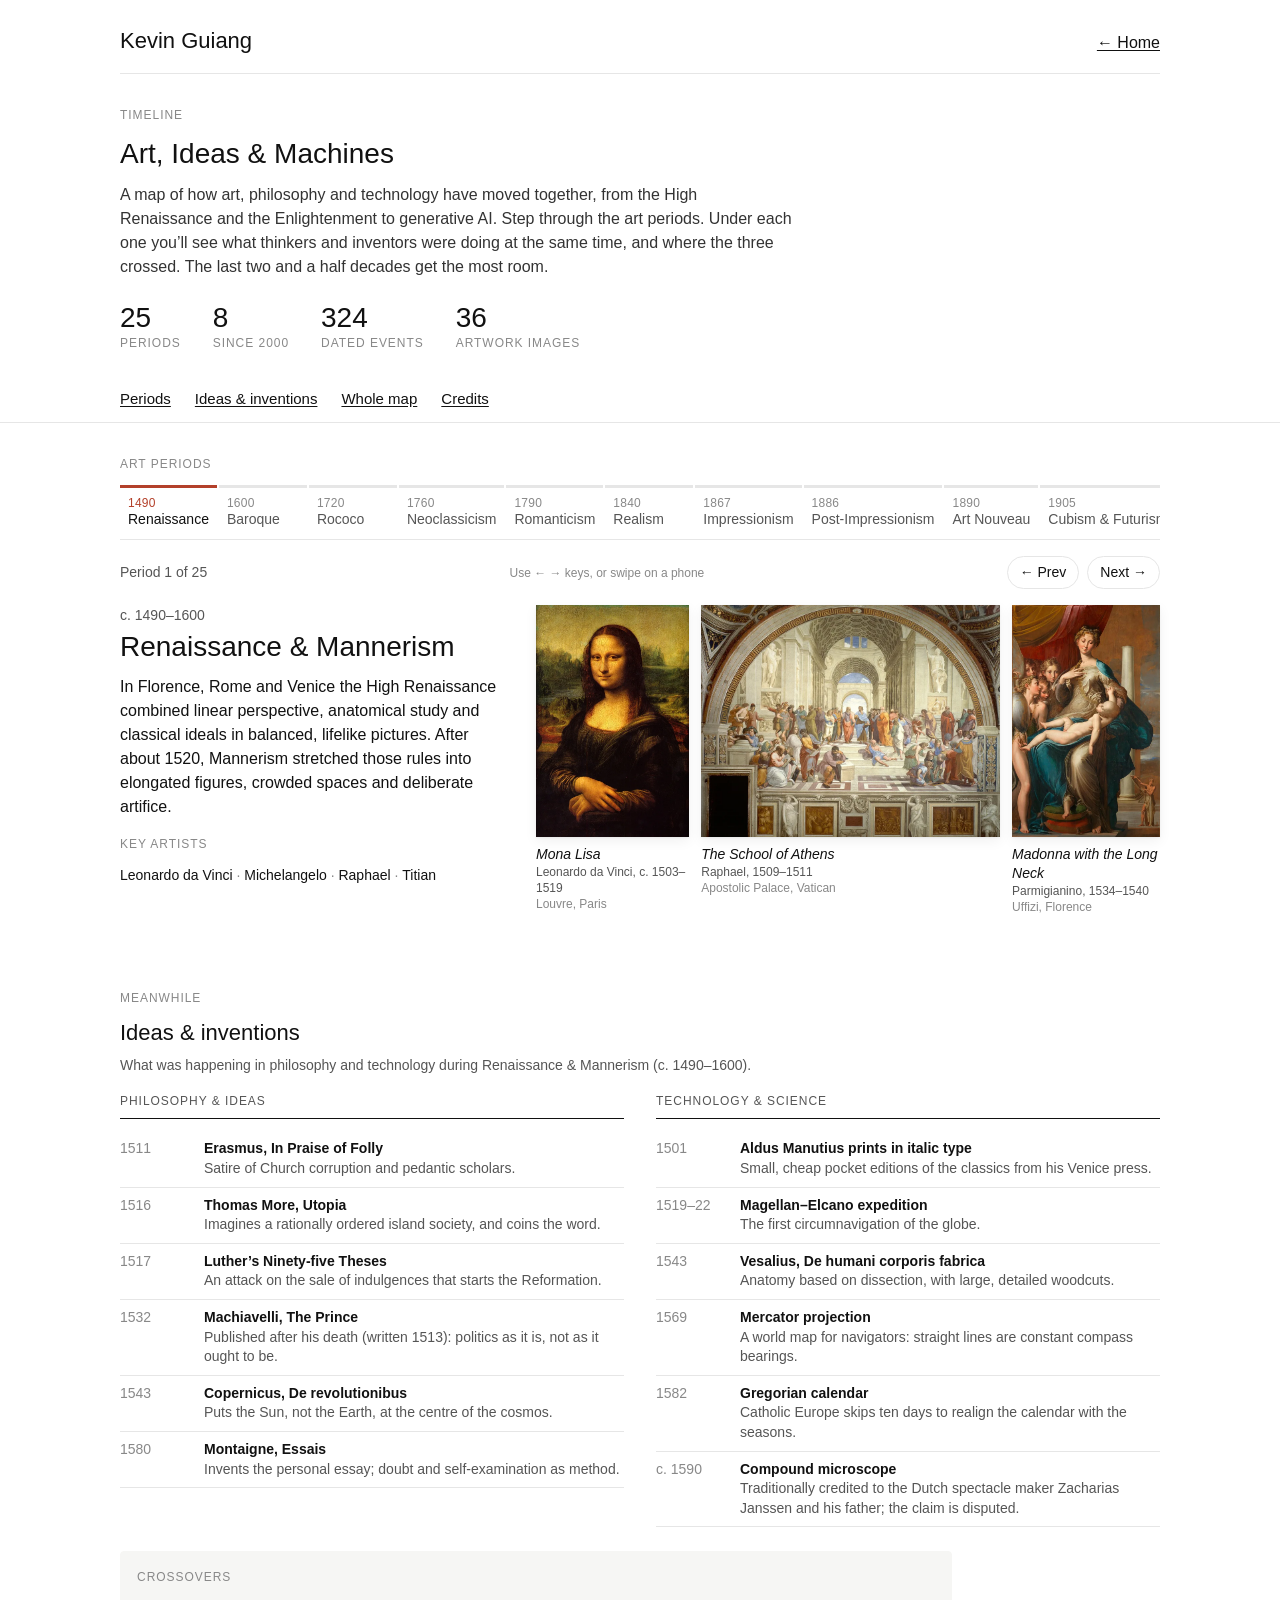
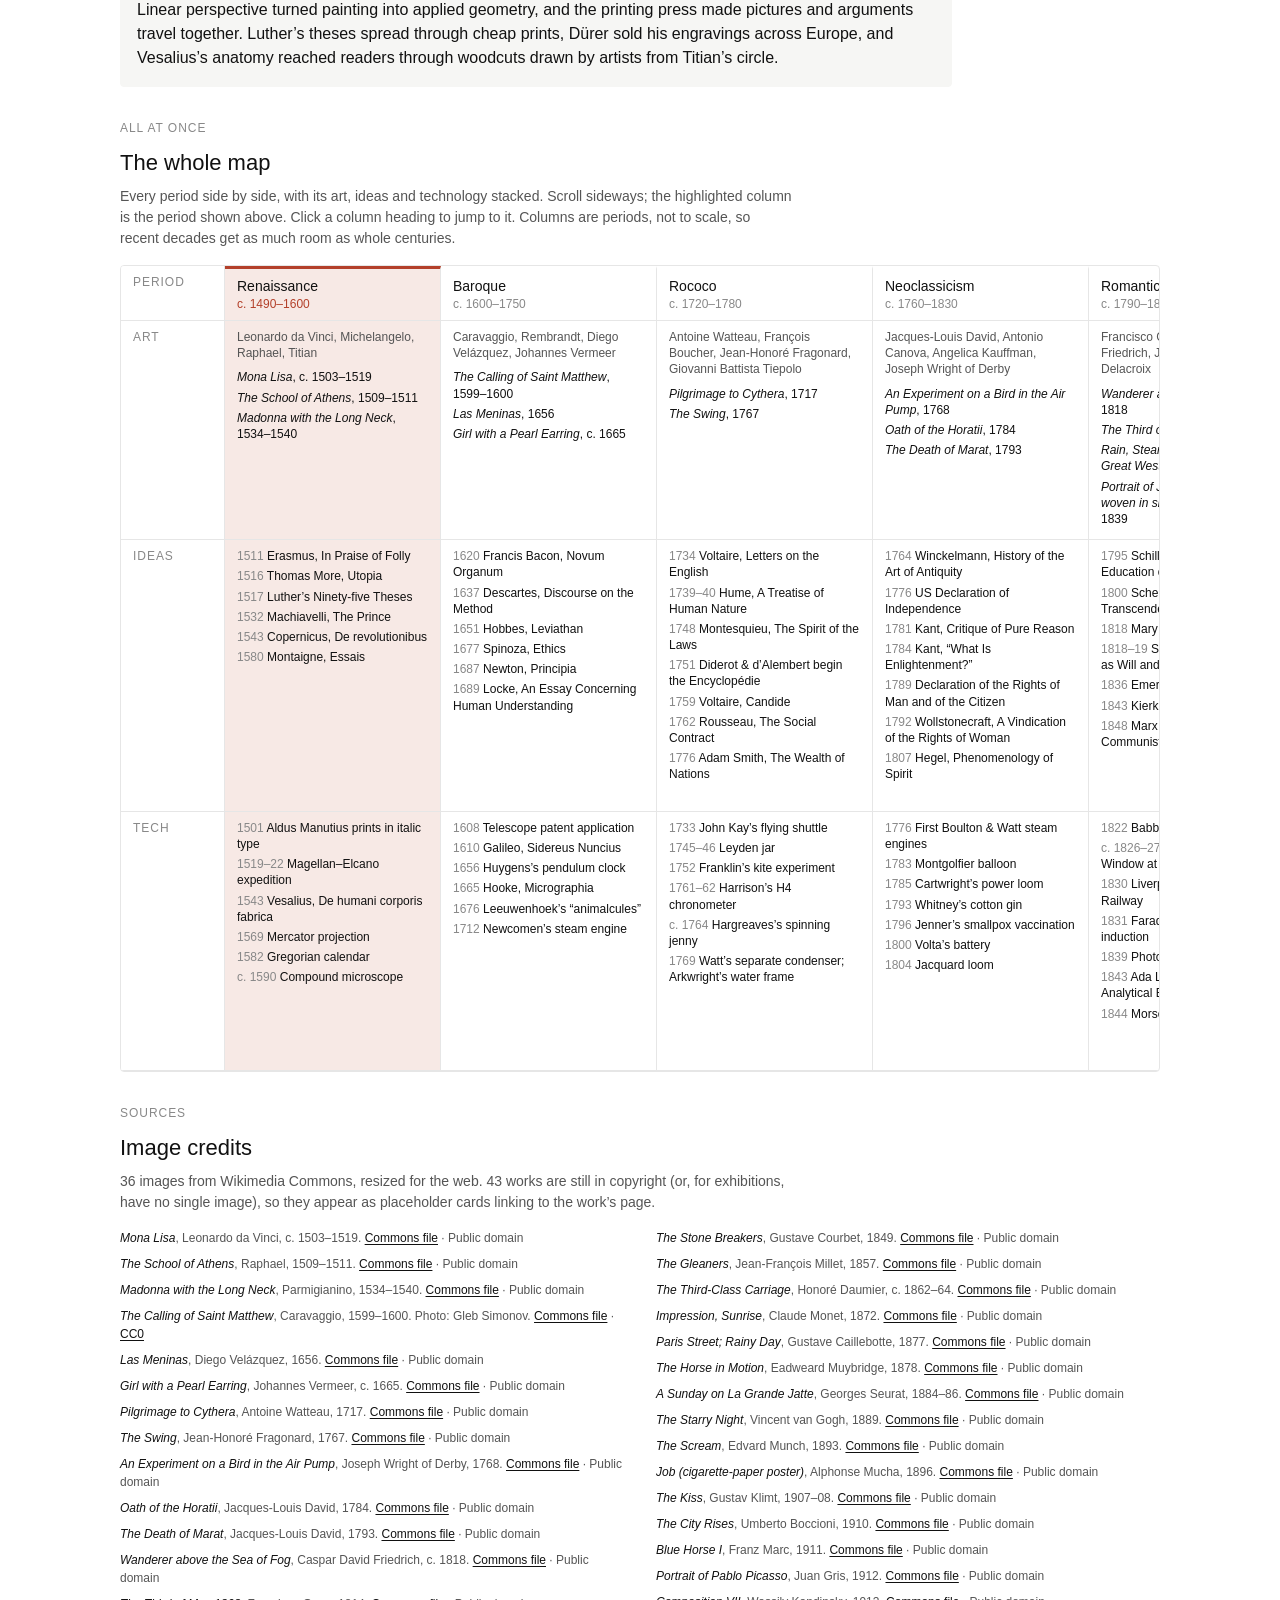
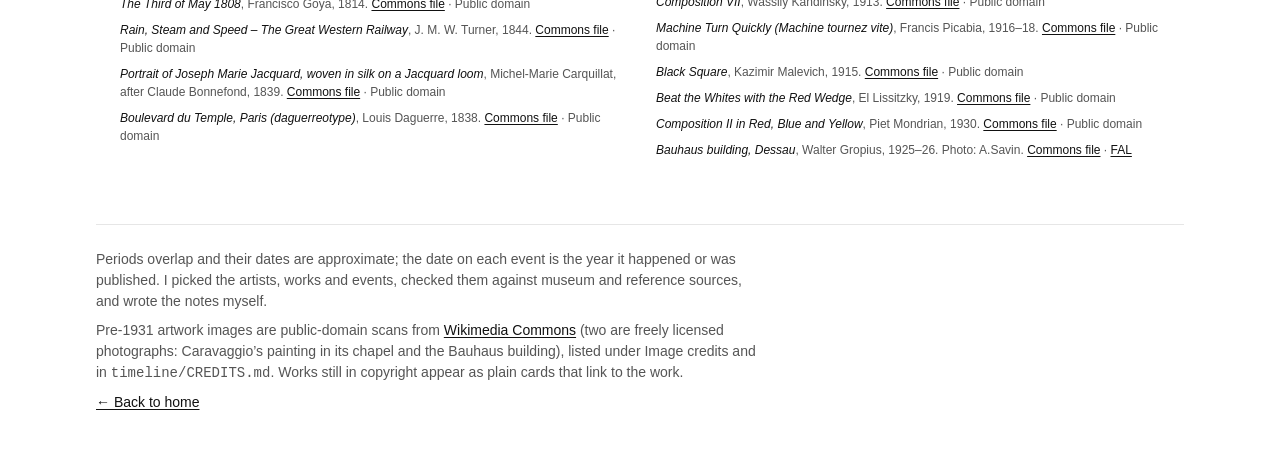
<file: timeline/index.html>
<!DOCTYPE html>
<html lang="en">
<head>
  <meta charset="utf-8">
  <meta name="viewport" content="width=device-width, initial-scale=1">
  <meta name="description" content="Art, Ideas & Machines: a slideshow of art periods from the Renaissance to generative AI, with what was happening in philosophy and technology at the same time.">
  <title>Art, Ideas &amp; Machines — Kevin Guiang</title>
  <link rel="icon" href="data:,">
  <link rel="stylesheet" href="../assets/site.css">
  <style>
    /* Page-specific styles only; shared tokens and components live in assets/site.css.
       The accent marks one thing on this page: the period you are looking at. */
    html { scroll-behavior: smooth; }

    /* Period strip (mini-timeline) */
    .strip-wrap { position: relative; margin: 0 0 var(--space-4); }
    .strip { list-style: none; margin: 0; padding: 0 0 var(--space-2); display: flex; gap: 2px; overflow-x: auto; scrollbar-width: thin; border-bottom: 1px solid var(--color-line); }
    .strip li { flex: none; }
    .strip button { font: inherit; background: none; border: 0; border-top: 3px solid var(--color-line); padding: var(--space-2) var(--space-2) 0; min-width: 5.5rem; text-align: left; cursor: pointer; color: var(--color-subtle); line-height: 1.25; }
    .strip button:hover { border-top-color: var(--color-text); color: var(--color-text); }
    .strip button:focus-visible { outline: 2px solid var(--color-text); outline-offset: 2px; }
    .strip .yr { display: block; font-size: var(--text-xs); color: var(--color-muted); letter-spacing: 0.02em; }
    .strip .nm { display: block; font-size: var(--text-sm); white-space: nowrap; }
    .strip button[aria-current="true"] { border-top-color: var(--color-accent); color: var(--color-text); }
    .strip button[aria-current="true"] .yr { color: var(--color-accent); }
    .strip .era-break { border-left: 1px solid var(--color-line); margin-left: var(--space-2); padding-left: var(--space-2); }

    /* Slide controls */
    .controls { display: flex; align-items: center; justify-content: space-between; gap: var(--space-3); margin: 0 0 var(--space-4); }
    .controls .count { font-size: var(--text-sm); color: var(--color-subtle); }
    .controls .btns { display: flex; gap: var(--space-2); }
    .controls .hint { font-size: var(--text-xs); color: var(--color-muted); }
    @media (max-width: 600px) { .controls .hint { display: none; } }

    /* Slide */
    .slide { display: grid; grid-template-columns: minmax(16rem, 24rem) 1fr; gap: var(--space-6); align-items: start; min-height: 22rem; touch-action: pan-y; }
    .slide.enter { animation: fade .25s ease-out; }
    @keyframes fade { from { opacity: 0; transform: translateY(4px); } to { opacity: 1; transform: none; } }
    .slide .range { margin: 0 0 var(--space-1); font-size: var(--text-sm); color: var(--color-subtle); }
    .slide h2 { margin: 0 0 var(--space-3); font-size: var(--text-xl); font-weight: 400; line-height: 1.2; }
    .slide .desc { margin: 0 0 var(--space-4); }
    .slide .artists { margin: 0; padding: 0; list-style: none; font-size: var(--text-sm); }
    .slide .artists li { display: inline; white-space: nowrap; }
    .slide .artists li:not(:last-child)::after { content: " ·"; color: var(--color-muted); }

    /* Artworks: a justified row, each figure grows with its aspect ratio */
    .works { --row-h: 12rem; display: flex; flex-wrap: wrap; gap: var(--space-4) var(--space-3); align-items: flex-start; }
    .work { margin: 0; min-width: 0; }
    .work img { display: block; width: 100%; height: auto; background: var(--color-surface); box-shadow: var(--shadow-card); }
    .work .frame { display: block; text-decoration: none; }
    .work--ph { flex: 0.8 1 calc(0.8 * var(--row-h)); max-width: 16rem; }
    .work .ph { aspect-ratio: 4 / 5; width: 100%; padding: var(--space-3); text-decoration: none; color: var(--color-subtle); font-size: var(--text-xs); }
    .work .ph:hover { border-color: var(--color-text); }
    .work .ph .pt { color: var(--color-text); font-size: var(--text-sm); line-height: 1.3; display: -webkit-box; -webkit-line-clamp: 5; -webkit-box-orient: vertical; overflow: hidden; }
    .work .ph .pa { display: block; margin-top: var(--space-1); }
    .work .ph .pn { font-size: 0.625rem; letter-spacing: 0.06em; text-transform: uppercase; color: var(--color-muted); }
    .work .ph .go { text-decoration: underline; text-underline-offset: .15em; color: var(--color-text); }
    /* Slides with only placeholder cards: an even grid instead of a justified row */
    .works--ph { display: grid; grid-template-columns: repeat(auto-fill, minmax(9.5rem, 1fr)); }
    .works--ph .work--ph { max-width: none; }
    .works--ph .work .ph { aspect-ratio: auto; min-height: 11rem; gap: var(--space-3); }
    .work figcaption { margin-top: var(--space-2); font-size: var(--text-xs); line-height: 1.35; color: var(--color-subtle); }
    .work figcaption .wt { display: block; color: var(--color-text); font-size: var(--text-sm); font-style: italic; }
    .work figcaption .wn { display: block; color: var(--color-muted); }

    /* Lanes under the slideshow */
    .lanes { display: grid; grid-template-columns: 1fr 1fr; gap: var(--space-6); }
    .lane h3 { margin: 0 0 var(--space-3); padding-bottom: var(--space-2); border-bottom: 1px solid var(--color-text); font-size: var(--text-xs); font-weight: 400; letter-spacing: var(--tracking-label); text-transform: uppercase; color: var(--color-subtle); }
    .lane ol { list-style: none; margin: 0; padding: 0; }
    .lane li { display: grid; grid-template-columns: 4.5rem 1fr; gap: var(--space-3); padding: var(--space-2) 0; border-bottom: 1px solid var(--color-line); font-size: var(--text-sm); line-height: 1.4; }
    .lane .y { color: var(--color-muted); font-variant-numeric: tabular-nums; }
    .lane .t { display: block; font-weight: 700; }
    .lane .n { display: block; color: var(--color-subtle); }
    .lane .src { color: var(--color-muted); font-size: var(--text-xs); white-space: nowrap; text-underline-offset: .15em; }
    .lane .src:hover { color: var(--color-text); }
    .cross { margin-top: var(--space-5); background: var(--color-surface); border-color: var(--color-surface); max-width: 52rem; }
    .cross p:last-child { margin: 0; }

    /* Overview: every period as a column, three lanes as rows */
    .ov-scroll { overflow-x: auto; border: 1px solid var(--color-line); border-radius: var(--radius); scrollbar-width: thin; }
    .ov { display: grid; width: max-content; grid-template-columns: 6.5rem; grid-auto-columns: 13.5rem; grid-template-rows: auto auto auto auto; grid-auto-flow: column; font-size: var(--text-xs); line-height: 1.35; }
    .ov > div { padding: var(--space-2) var(--space-3); border-right: 1px solid var(--color-line); border-bottom: 1px solid var(--color-line); }
    .ov .rl { position: sticky; left: 0; z-index: 1; background: var(--color-bg); letter-spacing: var(--tracking-label); text-transform: uppercase; color: var(--color-muted); }
    .ov .hd { padding: 0; border-top: 3px solid transparent; }
    .ov .hd button { font: inherit; text-align: left; width: 100%; height: 100%; background: none; border: 0; padding: var(--space-2) var(--space-3); cursor: pointer; color: var(--color-text); }
    .ov .hd button:hover .on { text-decoration: underline; }
    .ov .hd .on { display: block; font-size: var(--text-sm); }
    .ov .hd .or { display: block; color: var(--color-muted); }
    .ov ul { list-style: none; margin: 0; padding: 0; }
    .ov li { margin: 0 0 var(--space-1); }
    .ov li b { font-weight: 400; color: var(--color-muted); font-variant-numeric: tabular-nums; }
    .ov .art em { color: var(--color-text); }
    .ov .art .who { color: var(--color-subtle); margin-bottom: var(--space-2); }
    .ov .cur { background: var(--color-accent-soft); }
    .ov .hd.cur { border-top-color: var(--color-accent); }
    .ov .hd.cur .or { color: var(--color-accent); }
    .ov-note { margin-top: var(--space-2); }

    /* Credits */
    .credits { margin: 0; padding: 0; list-style: none; columns: 2 22rem; column-gap: var(--space-6); font-size: var(--text-xs); color: var(--color-subtle); }
    .credits li { break-inside: avoid; margin: 0 0 var(--space-2); }
    .credits i { color: var(--color-text); }

    @media (max-width: 860px) {
      .slide { grid-template-columns: 1fr; gap: var(--space-4); min-height: 0; }
      .works { --row-h: 9.5rem; }
    }
    @media (max-width: 600px) {
      .page-title { font-size: 1.4rem; }
      .slide h2 { font-size: 1.4rem; }
      .lanes { grid-template-columns: 1fr; gap: var(--space-5); }
      .lane li { grid-template-columns: 3.75rem 1fr; gap: var(--space-2); }
      .works { --row-h: 8rem; }
      .work--ph { flex: 1 1 calc(50% - var(--space-3)); max-width: none; }
      .work .ph { aspect-ratio: auto; min-height: 9.5rem; gap: var(--space-3); }
      .ov { grid-template-columns: 4.75rem; grid-auto-columns: 12rem; }
      .page-nav ul { gap: var(--space-4); }
      .page-nav li { font-size: 0.875rem; }
      .stats { display: grid; grid-template-columns: 1fr 1fr; }
    }
    @media (prefers-reduced-motion: reduce) { .slide.enter { animation: none; } html { scroll-behavior: auto; } }
  </style>
</head>
<body>
  <div class="container">
    <header class="site-header">
      <p class="site-name"><a href="../">Kevin Guiang</a></p>
      <a href="../">&larr; Home</a>
    </header>
    <section class="page-intro">
      <p class="section-label">Timeline</p>
      <h1 class="page-title">Art, Ideas &amp; Machines</h1>
      <p class="lede">A map of how art, philosophy and technology have moved together, from the High Renaissance and the Enlightenment to generative AI. Step through the art periods. Under each one you&rsquo;ll see what thinkers and inventors were doing at the same time, and where the three crossed. The last two and a half decades get the most room.</p>
      <ul class="stats" id="stats"></ul>
    </section>
  </div>

  <nav class="page-nav" aria-label="Sections">
    <div class="container"><ul>
      <li><a href="#periods">Periods</a></li>
      <li><a href="#lanes">Ideas &amp; inventions</a></li>
      <li><a href="#overview">Whole map</a></li>
      <li><a href="#credits">Credits</a></li>
    </ul></div>
  </nav>

  <main class="container">
    <section class="section" id="periods" aria-labelledby="h-periods" aria-roledescription="carousel">
      <p class="section-label" id="h-periods">Art periods</p>
      <div class="strip-wrap">
        <ol class="strip" id="strip" aria-label="Jump to a period"></ol>
      </div>
      <div class="controls">
        <span class="count" id="count" aria-live="polite"></span>
        <span class="hint">Use &larr; &rarr; keys, or swipe on a phone</span>
        <span class="btns">
          <button type="button" class="chip" id="prev" aria-label="Previous period">&larr; Prev</button>
          <button type="button" class="chip" id="next" aria-label="Next period">Next &rarr;</button>
        </span>
      </div>
      <article class="slide" id="slide" aria-roledescription="slide"></article>
    </section>

    <section class="section" id="lanes" aria-labelledby="h-lanes">
      <p class="section-label">Meanwhile</p>
      <h2 class="section-title" id="h-lanes">Ideas &amp; inventions</h2>
      <p class="section-note" id="lanes-note"></p>
      <div class="lanes">
        <div class="lane"><h3>Philosophy &amp; ideas</h3><ol id="lane-phil"></ol></div>
        <div class="lane"><h3>Technology &amp; science</h3><ol id="lane-tech"></ol></div>
      </div>
      <div class="card cross">
        <p class="section-label">Crossovers</p>
        <p id="cross"></p>
      </div>
    </section>

    <section class="section" id="overview" aria-labelledby="h-overview">
      <p class="section-label">All at once</p>
      <h2 class="section-title" id="h-overview">The whole map</h2>
      <p class="section-note">Every period side by side, with its art, ideas and technology stacked. Scroll sideways; the highlighted column is the period shown above. Click a column heading to jump to it. Columns are periods, not to scale, so recent decades get as much room as whole centuries.</p>
      <div class="ov-scroll" id="ov-scroll" tabindex="0" aria-label="Overview of all periods, scrollable sideways">
        <div class="ov" id="ov"></div>
      </div>
    </section>

    <section class="section" id="credits" aria-labelledby="h-credits">
      <p class="section-label">Sources</p>
      <h2 class="section-title" id="h-credits">Image credits</h2>
      <p class="section-note" id="credits-note"></p>
      <ul class="credits" id="credit-list"></ul>
    </section>
  </main>

  <footer class="container site-footer">
    <p>Periods overlap and their dates are approximate; the date on each event is the year it happened or was published. I picked the artists, works and events, checked them against museum and reference sources, and wrote the notes myself.</p>
    <p>Pre-1931 artwork images are public-domain scans from <a href="https://commons.wikimedia.org/">Wikimedia Commons</a> (two are freely licensed photographs: Caravaggio’s painting in its chapel and the Bauhaus building), listed under Image credits and in <code>timeline/CREDITS.md</code>. Works still in copyright appear as plain cards that link to the work.</p>
    <p><a href="../">&larr; Back to home</a></p>
  </footer>

  <script src="data.js"></script>
  <script>
  (function () {
    const D = window.TIMELINE, P = D.periods, C = D.credits;
    const $ = id => document.getElementById(id);
    const esc = s => String(s).replace(/[&<>"]/g, c => ({ "&": "&amp;", "<": "&lt;", ">": "&gt;", '"': "&quot;" }[c]));
    const reduce = window.matchMedia("(prefers-reduced-motion: reduce)").matches;
    let idx = 0;

    // Stats
    const nImg = P.reduce((n, p) => n + p.works.filter(w => w.img).length, 0);
    const nEv = P.reduce((n, p) => n + p.phil.length + p.tech.length, 0);
    $("stats").innerHTML = [[P.length, "periods"], [P.filter(p => p.start >= 2000).length, "since 2000"], [nEv, "dated events"], [nImg, "artwork images"]]
      .map(([n, l]) => `<li><span class="num">${n}</span><span class="lbl">${l}</span></li>`).join("");

    // Period strip
    $("strip").innerHTML = P.map((p, i) => `<li${p.start >= 2000 && P[i - 1] && P[i - 1].start < 2000 ? ' class="era-break"' : ""}><button type="button" data-i="${i}" aria-label="${esc(p.name)}, ${esc(p.range)}"><span class="yr">${p.start}</span><span class="nm">${esc(p.short)}</span></button></li>`).join("");
    $("strip").addEventListener("click", e => { const b = e.target.closest("button[data-i]"); if (b) go(+b.dataset.i); });

    // Works
    function work(w) {
      const cap = `<figcaption><span class="wt">${esc(w.t)}</span>${esc(w.a)}, ${esc(w.y)}${w.where ? `<span class="wn">${esc(w.where)}</span>` : ""}${w.note ? `<span class="wn">${esc(w.note)}</span>` : ""}</figcaption>`;
      if (w.img) {
        const ar = w.w / w.h, cr = C[w.img];
        return `<figure class="work" style="flex:${ar.toFixed(3)} 1 calc(${ar.toFixed(3)} * var(--row-h));max-width:calc(${ar.toFixed(3)} * 20rem)">
          <a class="frame" href="${esc(cr.page)}" target="_blank" rel="noopener" title="Source on Wikimedia Commons"><img src="img/${w.img}.webp" width="${w.w}" height="${w.h}" alt="${esc(w.t)} by ${esc(w.a)}, ${esc(w.y)}" decoding="async"></a>${cap}</figure>`;
      }
      const sub = [w.where, w.note].filter(Boolean).map(x => `<span class="wn">${esc(x)}</span>`).join("");
      return `<figure class="work work--ph">
        <a class="placeholder ph" href="${esc(w.link)}" target="_blank" rel="noopener" aria-label="${esc(w.t)} by ${esc(w.a)}, ${esc(w.y)}. ${w.ex ? "Exhibition, no single image shown. Opens its page." : "Image not shown because the work is in copyright. Opens the work’s page."}"><span><span class="pt">${esc(w.t)}</span><span class="pa">${esc(w.a)}, ${esc(w.y)}</span></span><span><span class="pn">${w.ex ? "Placeholder · exhibition" : "Placeholder · image in copyright"}</span><br><span class="go">View the work &#8599;</span></span></a>${sub ? `<figcaption>${sub}</figcaption>` : ""}</figure>`;
    }

    // Lanes
    const laneLi = ([y, t, n, src]) => `<li><span class="y">${esc(y)}</span><span><span class="t">${esc(t)}</span><span class="n">${esc(n)}${src ? ` <a class="src" href="${esc(src)}" target="_blank" rel="noopener" aria-label="Source for ${esc(t)} (opens in a new tab)">Source&nbsp;&#8599;</a>` : ""}</span></span></li>`;

    function render() {
      const p = P[idx];
      const slide = $("slide");
      slide.innerHTML = `<div><p class="range">${esc(p.range)}</p><h2>${esc(p.name)}</h2><p class="desc">${esc(p.desc)}</p>
        <p class="section-label">Key artists</p><ul class="artists">${p.artists.map(a => `<li>${esc(a)}</li>`).join(" ")}</ul></div>
        <div class="works${p.works.every(w => !w.img) ? " works--ph" : ""}">${p.works.map(work).join("")}</div>`;
      slide.setAttribute("aria-label", `${idx + 1} of ${P.length}: ${p.name}`);
      if (!reduce) { slide.classList.remove("enter"); void slide.offsetWidth; slide.classList.add("enter"); }
      slide.querySelectorAll("img").forEach(img => img.addEventListener("error", () => { img.closest(".frame").outerHTML = `<div class="placeholder ph"><span class="pt">${esc(img.alt)}</span><span class="pn">Image failed to load</span></div>`; }, { once: true }));
      $("count").textContent = `Period ${idx + 1} of ${P.length}`;
      $("prev").disabled = idx === 0; $("next").disabled = idx === P.length - 1;
      $("lanes-note").textContent = `What was happening in philosophy and technology ${p.when || "during " + (p.start >= 1990 ? p.range : p.name + " (" + p.range + ")")}.${p.phil.concat(p.tech).some(x => x[3]) ? " Each recent event links to its source." : ""}`;
      $("lane-phil").innerHTML = p.phil.map(laneLi).join("");
      $("lane-tech").innerHTML = p.tech.map(laneLi).join("");
      $("cross").textContent = p.cross;
      // Strip + overview highlight
      $("strip").querySelectorAll("button").forEach((b, i) => b.setAttribute("aria-current", i === idx ? "true" : "false"));
      $("ov").querySelectorAll(".col").forEach(el => el.classList.toggle("cur", +el.dataset.i === idx));
      centre($("strip"), $("strip").querySelector(`button[data-i="${idx}"]`).parentElement);
      const head = $("ov").querySelector(`.hd[data-i="${idx}"]`);
      if (head) centre($("ov-scroll"), head, $("ov").querySelector(".rl").offsetWidth);
      // URL + preload neighbours
      const url = new URL(location.href); url.searchParams.set("period", p.id); history.replaceState(null, "", url);
      [idx - 1, idx + 1].forEach(j => P[j] && P[j].works.forEach(w => { if (w.img) { const im = new Image(); im.src = `img/${w.img}.webp`; } }));
    }
    function centre(scroller, el, gutter) {
      const g = gutter || 0, sr = scroller.getBoundingClientRect(), er = el.getBoundingClientRect();
      const left = scroller.scrollLeft + (er.left - sr.left) - g - (scroller.clientWidth - g - er.width) / 2;
      scroller.scrollTo({ left: Math.max(0, left), behavior: reduce ? "auto" : "smooth" });
    }
    function go(i) { if (i < 0 || i >= P.length || i === idx) return; idx = i; render(); }

    $("prev").addEventListener("click", () => go(idx - 1));
    $("next").addEventListener("click", () => go(idx + 1));
    document.addEventListener("keydown", e => {
      if (e.altKey || e.ctrlKey || e.metaKey || e.shiftKey) return;
      if (e.target.closest("input, textarea, select, .ov-scroll")) return;
      if (e.key === "ArrowLeft") { go(idx - 1); e.preventDefault(); }
      else if (e.key === "ArrowRight") { go(idx + 1); e.preventDefault(); }
    });
    // Swipe
    let sx = null, sy = 0;
    $("slide").addEventListener("touchstart", e => { if (e.touches.length === 1) { sx = e.touches[0].clientX; sy = e.touches[0].clientY; } }, { passive: true });
    $("slide").addEventListener("touchend", e => {
      if (sx === null) return;
      const dx = e.changedTouches[0].clientX - sx, dy = e.changedTouches[0].clientY - sy; sx = null;
      if (Math.abs(dx) > 50 && Math.abs(dx) > Math.abs(dy) * 1.5) go(idx + (dx < 0 ? 1 : -1));
    }, { passive: true });

    // Overview grid: row labels, then one column (4 cells) per period
    const short = s => esc(s);
    let ov = `<div class="rl">Period</div><div class="rl">Art</div><div class="rl">Ideas</div><div class="rl">Tech</div>`;
    P.forEach((p, i) => {
      ov += `<div class="hd col" data-i="${i}"><button type="button" data-i="${i}"><span class="on">${esc(p.short)}</span><span class="or">${esc(p.range)}</span></button></div>`;
      ov += `<div class="art col" data-i="${i}"><div class="who">${p.artists.map(esc).join(", ")}</div><ul>${p.works.map(w => `<li><em>${esc(w.t)}</em>, ${esc(w.y)}</li>`).join("")}</ul></div>`;
      ov += `<div class="col" data-i="${i}"><ul>${p.phil.map(([y, t]) => `<li><b>${esc(y)}</b> ${short(t)}</li>`).join("")}</ul></div>`;
      ov += `<div class="col" data-i="${i}"><ul>${p.tech.map(([y, t]) => `<li><b>${esc(y)}</b> ${short(t)}</li>`).join("")}</ul></div>`;
    });
    $("ov").innerHTML = ov;
    $("ov").addEventListener("click", e => { const b = e.target.closest("button[data-i]"); if (!b) return; go(+b.dataset.i); $("periods").scrollIntoView({ behavior: reduce ? "auto" : "smooth" }); });

    // Credits
    const used = [];
    P.forEach(p => p.works.forEach(w => { if (w.img) used.push(w); }));
    const nPh = P.reduce((n, p) => n + p.works.filter(w => !w.img).length, 0);
    $("credits-note").textContent = `${used.length} images from Wikimedia Commons, resized for the web. ${nPh} works are still in copyright (or, for exhibitions, have no single image), so they appear as placeholder cards linking to the work’s page.`;
    $("credit-list").innerHTML = used.map(w => { const c = C[w.img];
      const lic = c.licenseUrl ? `<a href="${esc(c.licenseUrl)}" target="_blank" rel="noopener">${esc(c.license)}</a>` : esc(c.license);
      return `<li><i>${esc(w.t)}</i>, ${esc(w.a)}, ${esc(w.y)}. ${c.by ? esc(c.by) + ". " : ""}<a href="${esc(c.page)}" target="_blank" rel="noopener">Commons file</a> · ${lic}</li>`; }).join("");

    // Start from ?period= if present
    const want = new URLSearchParams(location.search).get("period");
    const start = P.findIndex(p => p.id === want);
    idx = start >= 0 ? start : 0;
    render();
  })();
  </script>
</body>
</html>
</file>
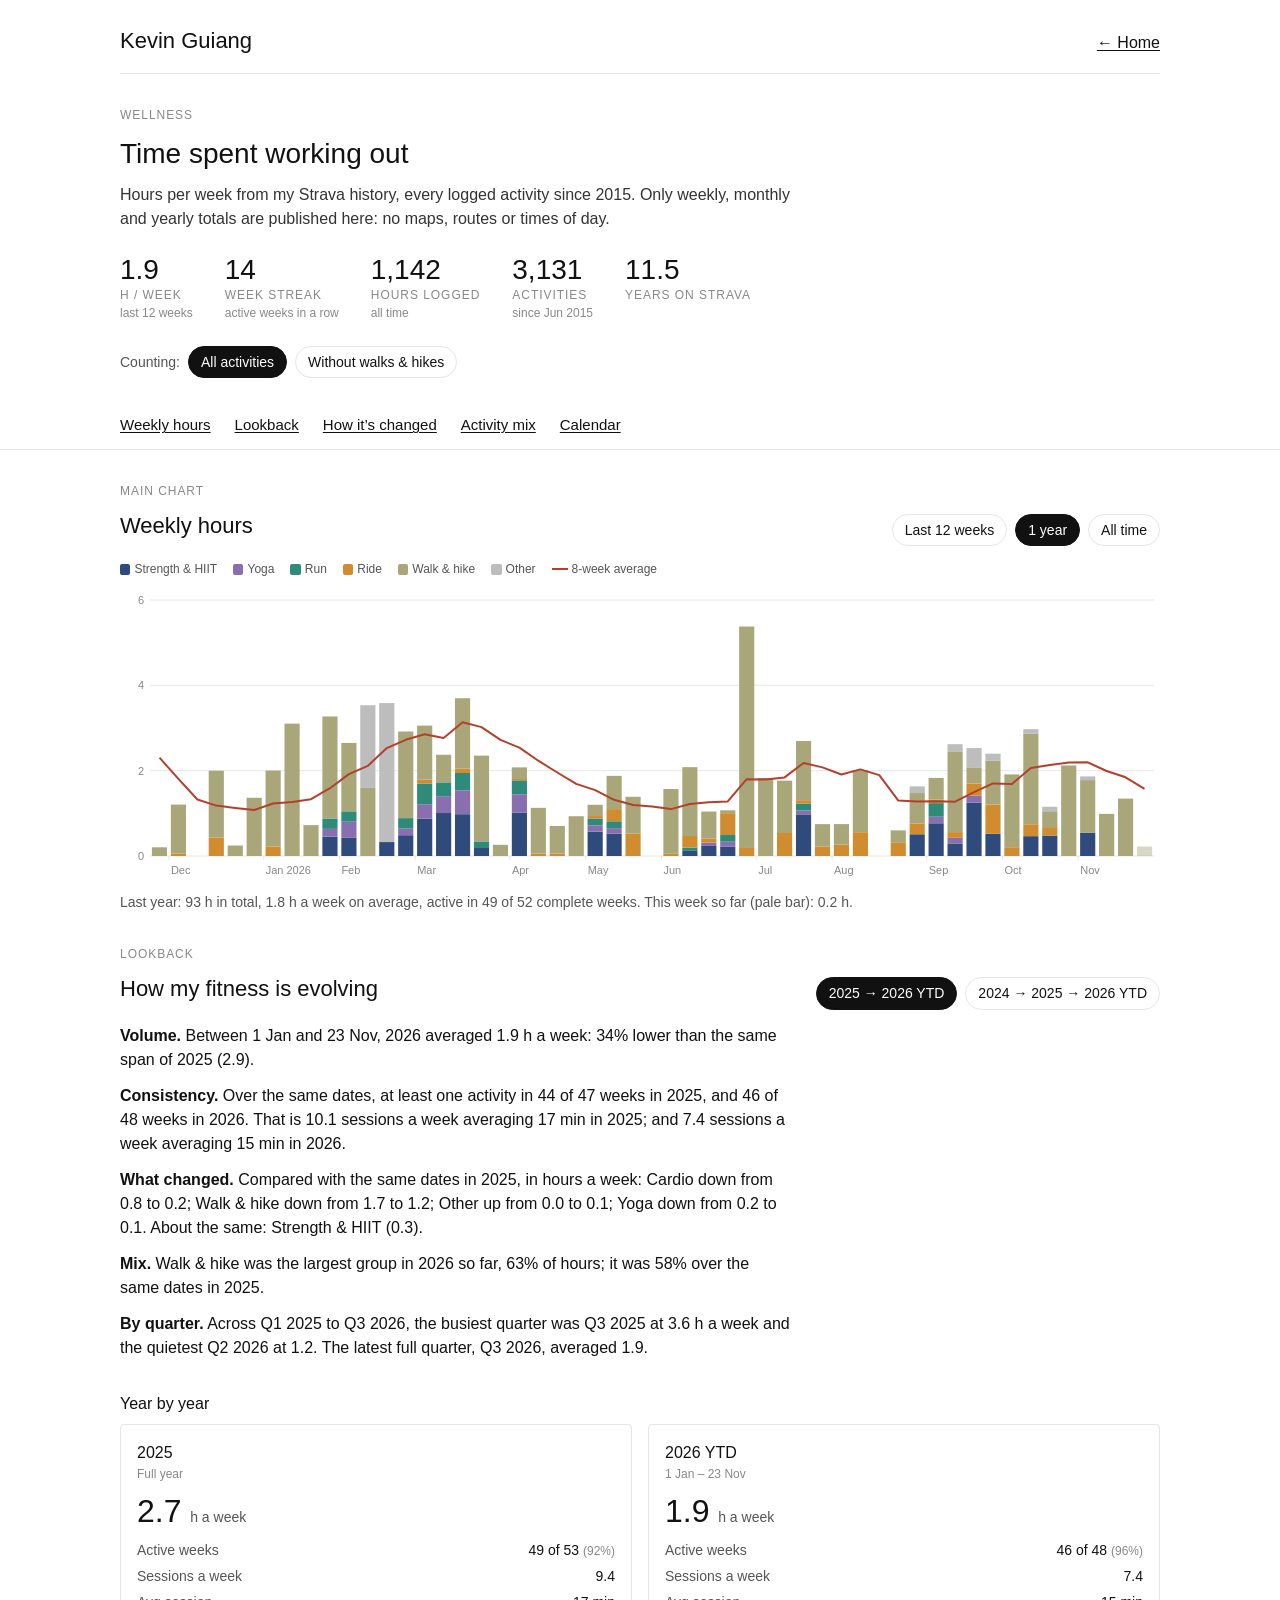
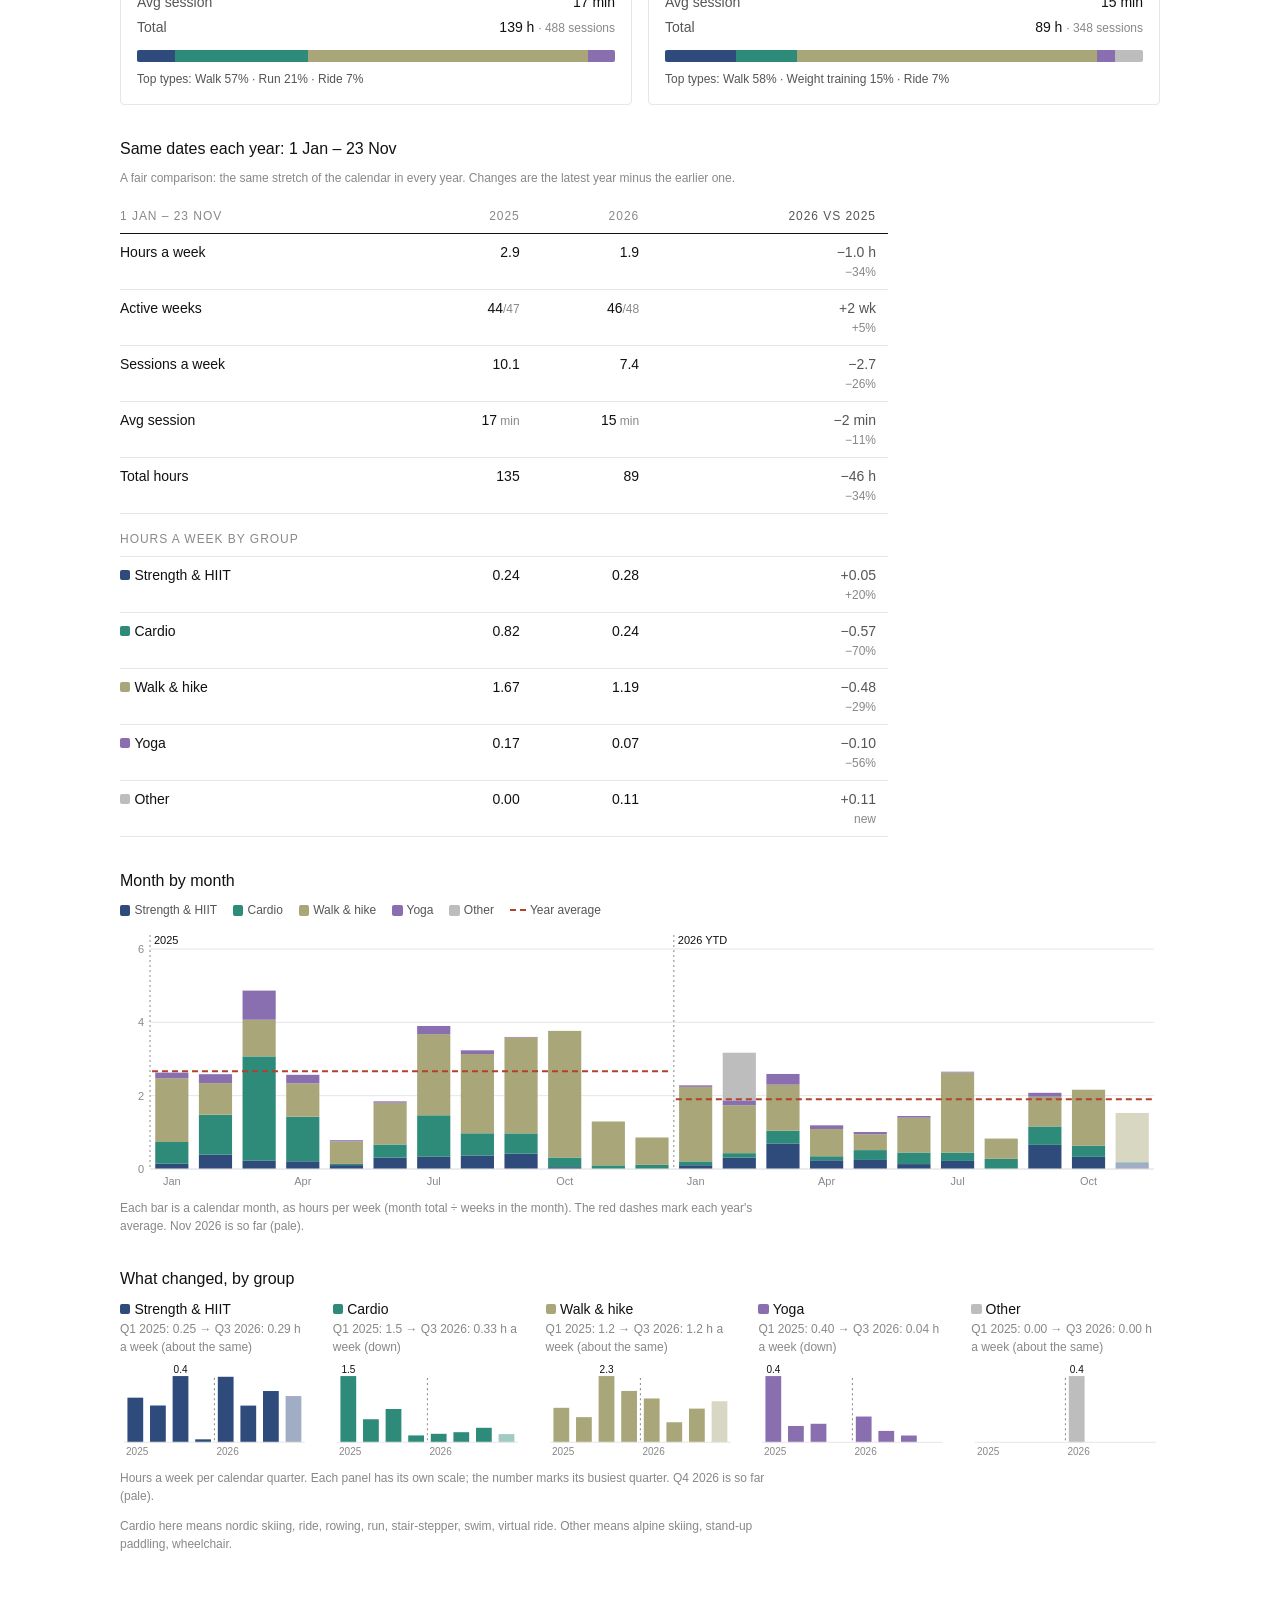
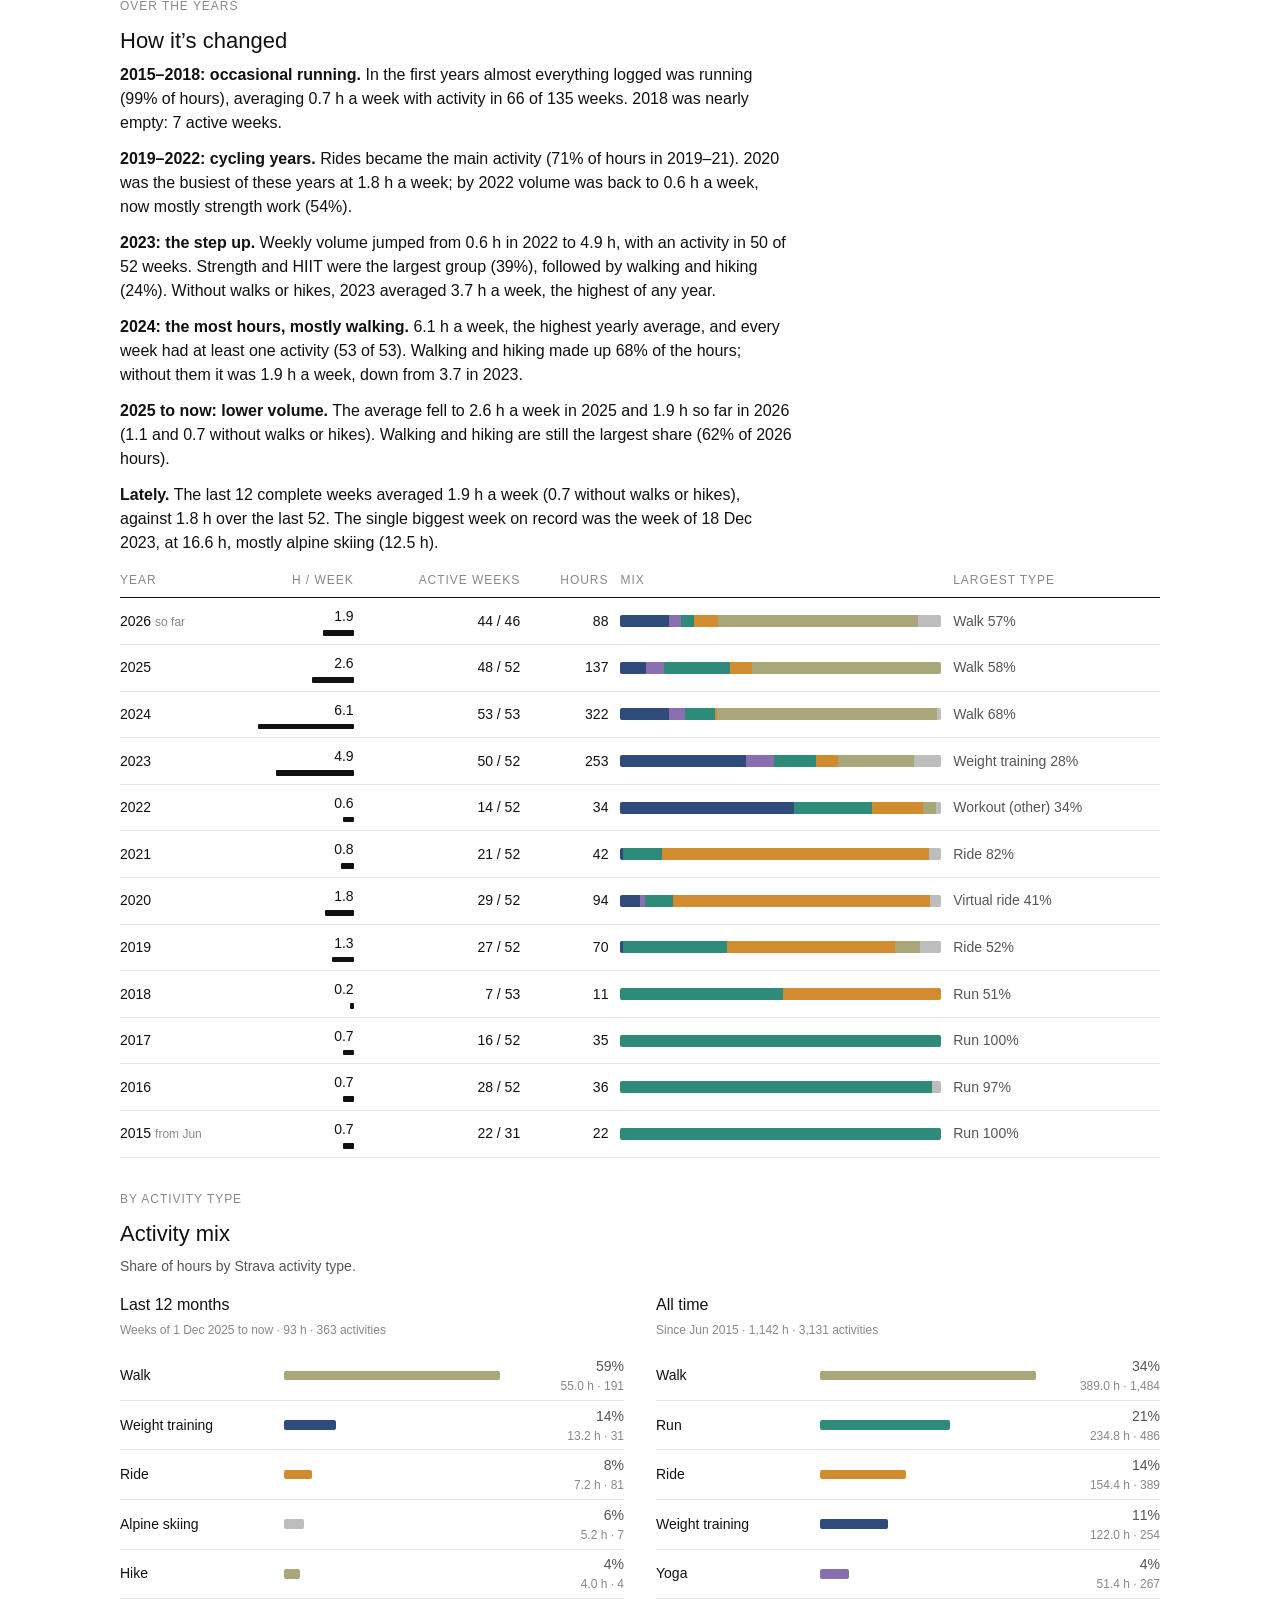
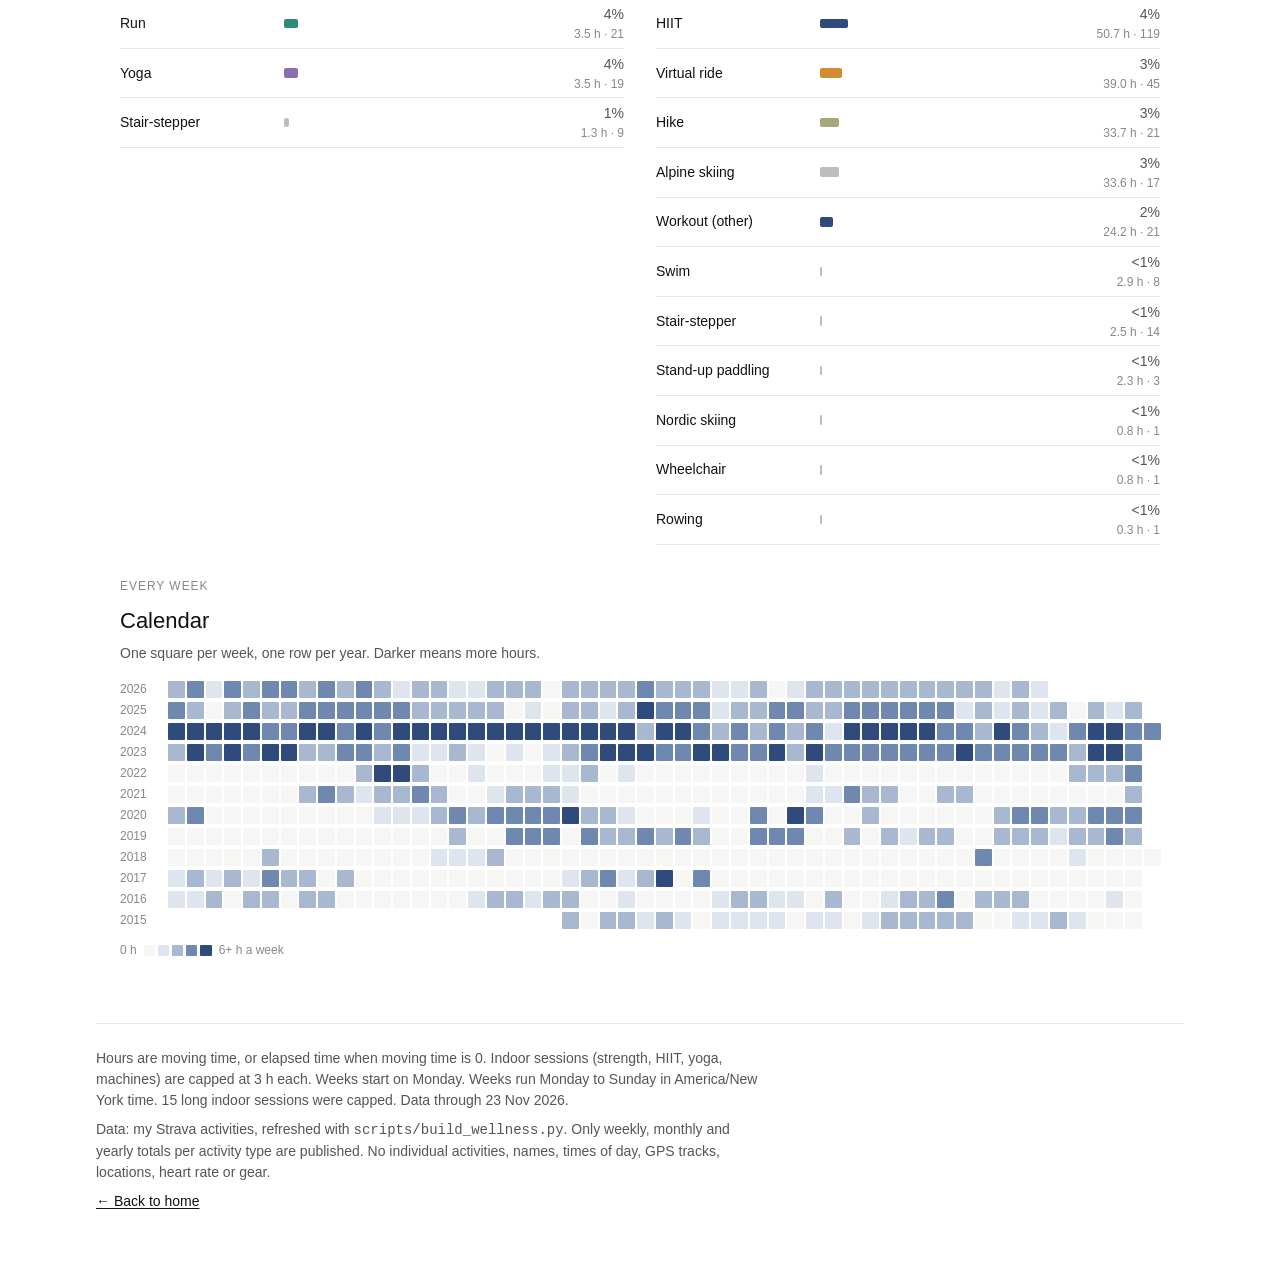
<file: wellness/index.html>
<!DOCTYPE html>
<html lang="en">
<head>
  <meta charset="utf-8">
  <meta name="viewport" content="width=device-width, initial-scale=1">
  <meta name="description" content="Wellness: how many hours a week Kevin Guiang has spent working out since 2015, from his Strava history. Weekly totals only.">
  <title>Wellness — Kevin Guiang</title>
  <link rel="icon" href="data:,">
  <link rel="stylesheet" href="../assets/site.css">
  <style>
    html { scroll-behavior: smooth; }
    .counting { display: flex; flex-wrap: wrap; align-items: center; gap: var(--space-2); margin: var(--space-5) 0 0; font-size: var(--text-sm); color: var(--color-subtle); }
    .stats .lbl small { display: block; text-transform: none; letter-spacing: 0; font-size: var(--text-xs); color: var(--color-muted); }

    /* Main chart */
    .chart-head { display: flex; flex-wrap: wrap; align-items: center; justify-content: space-between; gap: var(--space-3); margin: 0 0 var(--space-3); }
    .chips { display: flex; flex-wrap: wrap; gap: var(--space-2); }
    .legend { display: flex; flex-wrap: wrap; gap: var(--space-2) var(--space-4); margin: 0 0 var(--space-3); padding: 0; list-style: none; font-size: var(--text-xs); color: var(--color-subtle); }
    .legend li { display: inline-flex; align-items: center; gap: var(--space-1); }
    .sw { width: 0.65rem; height: 0.65rem; border-radius: 2px; display: inline-block; flex: none; }
    .sw--line { height: 2px; width: 1rem; border-radius: 0; background: var(--color-accent); }
    .chart-wrap { position: relative; }
    #chart { display: block; width: 100%; height: auto; touch-action: pan-y; }
    #chart text { font: 11px Arial, Helvetica, sans-serif; fill: var(--color-muted); }
    #chart .grid { stroke: var(--color-line); stroke-width: 1; }
    #chart .avg { fill: none; stroke: var(--color-accent); stroke-width: 2; stroke-linejoin: round; }
    #chart .hover { fill: rgba(17,17,17,.06); }
    .tip { position: absolute; pointer-events: none; min-width: 11rem; max-width: 15rem; padding: var(--space-2) var(--space-3); background: var(--color-bg); border: 1px solid var(--color-line); border-radius: var(--radius); box-shadow: var(--shadow-card); font-size: var(--text-xs); line-height: 1.45; color: var(--color-subtle); }
    .tip b { display: block; color: var(--color-text); font-size: var(--text-sm); font-weight: 400; }
    .tip .row { display: flex; justify-content: space-between; gap: var(--space-3); }
    .tip[hidden] { display: none; }
    .range-sum { margin: var(--space-3) 0 0; font-size: var(--text-sm); color: var(--color-subtle); }

    /* How it's changed */
    .read { max-width: var(--measure); }
    .read p { margin: 0 0 var(--space-3); }
    .years { width: 100%; border-collapse: collapse; font-size: var(--text-sm); margin-top: var(--space-4); }
    .years th { text-align: left; font-weight: 400; font-size: var(--text-xs); letter-spacing: var(--tracking-label); text-transform: uppercase; color: var(--color-muted); padding: 0 var(--space-3) var(--space-2) 0; border-bottom: 1px solid var(--color-text); }
    .years td { padding: var(--space-2) var(--space-3) var(--space-2) 0; border-bottom: 1px solid var(--color-line); vertical-align: middle; }
    .years .num { text-align: right; font-variant-numeric: tabular-nums; white-space: nowrap; }
    .years th.num { text-align: right; }
    .years .bar { display: flex; height: 0.75rem; min-width: 1px; border-radius: 2px; overflow: hidden; background: var(--color-surface); }
    .years .bar span { display: block; height: 100%; }
    .years .barcell { width: 32%; }
    .years .avgbar { height: 0.35rem; margin-top: 3px; background: var(--color-text); border-radius: 1px; }
    .years .top { color: var(--color-subtle); }
    .years .part { color: var(--color-muted); font-size: var(--text-xs); }

    /* Activity mix */
    .mix { display: grid; grid-template-columns: 1fr 1fr; gap: var(--space-6); }
    .mix h3 { margin: 0 0 var(--space-1); font-size: var(--text-base); font-weight: 400; }
    .mix .sub { margin: 0 0 var(--space-3); font-size: var(--text-xs); color: var(--color-muted); }
    .mix ol { list-style: none; margin: 0; padding: 0; }
    .mix li { display: grid; grid-template-columns: 9.5rem 1fr 7rem; gap: var(--space-3); align-items: center; padding: 0.3rem 0; font-size: var(--text-sm); border-bottom: 1px solid var(--color-line); }
    .mix .mb { height: 0.6rem; border-radius: 2px; min-width: 2px; }
    .mix .mv { text-align: right; font-variant-numeric: tabular-nums; color: var(--color-subtle); white-space: nowrap; }
    .mix .mn { display: block; color: var(--color-muted); font-size: var(--text-xs); }

    /* Calendar heatmap: one row per year, one cell per week */
    .cal { display: grid; grid-template-columns: 2.5rem 1fr; gap: 3px var(--space-2); align-items: center; font-size: var(--text-xs); color: var(--color-muted); }
    .cal .cells { display: grid; grid-template-columns: repeat(53, 1fr); gap: 2px; }
    .cal .c { aspect-ratio: 1; border-radius: 1px; background: var(--color-surface); }
    .cal .c.none { background: transparent; }
    .cal-legend { display: flex; align-items: center; gap: 3px; margin-top: var(--space-3); font-size: var(--text-xs); color: var(--color-muted); }
    .cal-legend .c { width: 0.7rem; height: 0.7rem; border-radius: 1px; }
    .cal-legend span:first-child { margin-right: var(--space-1); }
    .cal-legend span:last-child { margin-left: var(--space-1); }

    /* Lookback */
    .lb-read { margin-bottom: var(--space-2); }
    .lb-h { margin: var(--space-6) 0 var(--space-2); font-size: var(--text-base); font-weight: 400; }
    .lb-note { margin: var(--space-2) 0 var(--space-3); font-size: var(--text-xs); color: var(--color-muted); max-width: var(--measure); }
    .lb-years { display: grid; grid-template-columns: repeat(auto-fit, minmax(14rem, 1fr)); gap: var(--space-4); }
    .lb-year { padding: var(--space-4); }
    .lb-year h3 { margin: 0; font-size: var(--text-base); font-weight: 400; }
    .lb-year h3 small { display: block; font-size: var(--text-xs); color: var(--color-muted); }
    .lb-big { margin: var(--space-3) 0; color: var(--color-subtle); font-size: var(--text-sm); }
    .lb-big .num { font-size: 2rem; line-height: 1; color: var(--color-text); margin-right: 0.15em; }
    .lb-year dl { display: grid; grid-template-columns: 1fr auto; gap: 0.3rem var(--space-3); margin: 0 0 var(--space-3); font-size: var(--text-sm); }
    .lb-year dt { color: var(--color-subtle); }
    .lb-year dd { margin: 0; text-align: right; font-variant-numeric: tabular-nums; }
    .lb-year small, .lb-ytd small { color: var(--color-muted); font-size: var(--text-xs); }
    .lb-bar { display: flex; height: 0.75rem; border-radius: 2px; overflow: hidden; background: var(--color-surface); }
    .lb-bar span { display: block; height: 100%; }
    .lb-top { margin: var(--space-2) 0 0; font-size: var(--text-xs); color: var(--color-subtle); }
    .lb-ytd-wrap { overflow-x: auto; }
    .lb-ytd { width: 100%; max-width: 48rem; border-collapse: collapse; font-size: var(--text-sm); }
    .lb-ytd th, .lb-ytd td { padding: var(--space-2) var(--space-3) var(--space-2) 0; border-bottom: 1px solid var(--color-line); text-align: left; font-weight: 400; vertical-align: top; }
    .lb-ytd thead th { font-size: var(--text-xs); letter-spacing: var(--tracking-label); text-transform: uppercase; color: var(--color-muted); border-bottom: 1px solid var(--color-text); vertical-align: bottom; }
    .lb-ytd .num { text-align: right; font-variant-numeric: tabular-nums; white-space: nowrap; }
    .lb-ytd .delta { color: var(--color-subtle); }
    .lb-ytd .delta small { display: block; }
    .lb-ytd tr.sub th { padding-top: var(--space-4); font-size: var(--text-xs); letter-spacing: var(--tracking-label); text-transform: uppercase; color: var(--color-muted); }
    .lb-ytd .sw { margin-right: var(--space-1); }
    #lb-chart { display: block; width: 100%; height: auto; touch-action: pan-y; }
    #lb-chart text, .lb-panel text { font: 11px Arial, Helvetica, sans-serif; fill: var(--color-muted); }
    #lb-chart .grid { stroke: var(--color-line); stroke-width: 1; }
    #lb-chart .yr, .lb-panel .yr { stroke: var(--color-muted); stroke-width: 1; stroke-dasharray: 2 3; }
    #lb-chart .yrl { fill: var(--color-text); }
    #lb-chart .yavg { stroke: var(--color-accent); stroke-width: 2; stroke-dasharray: 6 4; }
    #lb-chart .hover { fill: rgba(17,17,17,.06); }
    .sw--dash { height: 0; width: 1rem; border-radius: 0; border-top: 2px dashed var(--color-accent); }
    .lb-multi { display: grid; grid-template-columns: repeat(5, minmax(0, 1fr)); gap: var(--space-4) var(--space-5); }
    .lb-panel { margin: 0; }
    .lb-panel figcaption { font-size: var(--text-sm); margin-bottom: var(--space-1); }
    .lb-panel figcaption .sw { margin-right: var(--space-1); }
    .lb-panel figcaption small { display: block; font-size: var(--text-xs); color: var(--color-muted); }
    .lb-panel svg { display: block; width: 100%; height: auto; }
    .lb-panel text { font-size: 10px; }
    .lb-panel .pk { fill: var(--color-text); }
    .lb-panel .base { stroke: var(--color-line); }

    @media (max-width: 760px) {
      .mix { grid-template-columns: 1fr; gap: var(--space-5); }
    }
    @media (max-width: 600px) {
      .page-title { font-size: 1.4rem; }
      .stats { display: grid; grid-template-columns: 1fr 1fr; }
      .page-nav ul { gap: var(--space-4); }
      .page-nav li { font-size: 0.875rem; }
      .years .hide-sm { display: none; }
      .years .barcell { width: 38%; }
      .mix li { grid-template-columns: 7rem 1fr 6rem; gap: var(--space-2); }
      .cal { grid-template-columns: 2rem 1fr; gap: 2px var(--space-1); }
      .cal .cells { gap: 1px; }
      .lb-ytd { font-size: var(--text-xs); }
      .lb-ytd th, .lb-ytd td { padding-right: var(--space-2); }
      .lb-ytd thead th { letter-spacing: 0; }
      .lb-ytd .sw { display: none; }
      .lb-multi { gap: var(--space-4); }
      .lb-big .num { font-size: 1.6rem; }
    }
  </style>
</head>
<body>
  <div class="container">
    <header class="site-header">
      <p class="site-name"><a href="../">Kevin Guiang</a></p>
      <a href="../">&larr; Home</a>
    </header>
    <section class="page-intro">
      <p class="section-label">Wellness</p>
      <h1 class="page-title">Time spent working out</h1>
      <p class="lede">Hours per week from my Strava history, every logged activity since 2015. Only weekly, monthly and yearly totals are published here: no maps, routes or times of day.</p>
      <ul class="stats" id="stats"></ul>
      <div class="counting" role="group" aria-label="What to count">
        <span>Counting:</span>
        <button type="button" class="chip" data-walks="1" aria-pressed="true">All activities</button>
        <button type="button" class="chip" data-walks="0" aria-pressed="false">Without walks &amp; hikes</button>
      </div>
    </section>
  </div>

  <nav class="page-nav" aria-label="Sections">
    <div class="container"><ul>
      <li><a href="#weekly">Weekly hours</a></li>
      <li><a href="#lookback">Lookback</a></li>
      <li><a href="#changed">How it&rsquo;s changed</a></li>
      <li><a href="#mix">Activity mix</a></li>
      <li><a href="#calendar">Calendar</a></li>
    </ul></div>
  </nav>

  <main class="container">
    <section class="section" id="weekly" aria-labelledby="h-weekly">
      <p class="section-label">Main chart</p>
      <div class="chart-head">
        <h2 class="section-title" id="h-weekly">Weekly hours</h2>
        <div class="chips" role="group" aria-label="Range">
          <button type="button" class="chip" data-range="12" aria-pressed="false">Last 12 weeks</button>
          <button type="button" class="chip" data-range="52" aria-pressed="true">1 year</button>
          <button type="button" class="chip" data-range="0" aria-pressed="false">All time</button>
        </div>
      </div>
      <ul class="legend" id="legend"></ul>
      <div class="chart-wrap" id="chart-wrap">
        <svg id="chart" role="img" aria-labelledby="chart-desc"><desc id="chart-desc">Bar chart of hours per week, stacked by activity type, with an 8-week rolling average line.</desc></svg>
        <div class="tip" id="tip" hidden></div>
      </div>
      <p class="range-sum" id="range-sum"></p>
    </section>

    <section class="section" id="lookback" aria-labelledby="h-lookback">
      <p class="section-label">Lookback</p>
      <div class="chart-head">
        <h2 class="section-title" id="h-lookback">How my fitness is evolving</h2>
        <div class="chips" role="group" aria-label="Lookback window">
          <button type="button" class="chip" data-win="2" aria-pressed="true">Last 2 years</button>
          <button type="button" class="chip" data-win="3" aria-pressed="false">Last 3 years</button>
        </div>
      </div>
      <div class="read lb-read" id="lb-read"></div>

      <h3 class="lb-h">Year by year</h3>
      <div class="lb-years" id="lb-years"></div>

      <h3 class="lb-h" id="lb-ytd-title">Same dates each year</h3>
      <p class="lb-note">A fair comparison: the same stretch of the calendar in every year. Changes are the latest year minus the earlier one.</p>
      <div class="lb-ytd-wrap"><table class="lb-ytd" id="lb-ytd"></table></div>

      <h3 class="lb-h">Month by month</h3>
      <ul class="legend" id="lb-legend"></ul>
      <div class="chart-wrap" id="lb-chart-wrap">
        <svg id="lb-chart" role="img" aria-labelledby="lb-chart-desc"><desc id="lb-chart-desc">Bar chart of hours per week in each calendar month across the lookback window, stacked by activity group, with each year's average marked.</desc></svg>
        <div class="tip" id="lb-tip" hidden></div>
      </div>
      <p class="lb-note" id="lb-chart-note"></p>

      <h3 class="lb-h">What changed, by group</h3>
      <div class="lb-multi" id="lb-multi"></div>
      <p class="lb-note" id="lb-multi-note"></p>
      <p class="lb-note" id="lb-groups"></p>
    </section>

    <section class="section" id="changed" aria-labelledby="h-changed">
      <p class="section-label">Over the years</p>
      <h2 class="section-title" id="h-changed">How it&rsquo;s changed</h2>
      <div class="read" id="read"></div>
      <table class="years" id="years"></table>
    </section>

    <section class="section" id="mix" aria-labelledby="h-mix">
      <p class="section-label">By activity type</p>
      <h2 class="section-title" id="h-mix">Activity mix</h2>
      <p class="section-note">Share of hours by Strava activity type.</p>
      <div class="mix" id="mix-wrap"></div>
    </section>

    <section class="section" id="calendar" aria-labelledby="h-cal">
      <p class="section-label">Every week</p>
      <h2 class="section-title" id="h-cal">Calendar</h2>
      <p class="section-note">One square per week, one row per year. Darker means more hours.</p>
      <div class="cal" id="cal"></div>
      <div class="cal-legend" id="cal-legend"></div>
    </section>
  </main>

  <footer class="container site-footer">
    <p id="rule"></p>
    <p>Data: my Strava activities, refreshed with <code>scripts/build_wellness.py</code>. Only weekly, monthly and yearly totals per activity type are published. No individual activities, names, times of day, GPS tracks, locations, heart rate or gear.</p>
    <p><a href="../">&larr; Back to home</a></p>
  </footer>

  <script src="data.js"></script>
  <script src="wellness.js"></script>
  <script src="lookback.js"></script>
</body>
</html>
</file>
<file: assets/site.css>
/* Kevin Guiang: shared site theme. See THEME.md for the tokens and components.
   Base rules match the landing page's look exactly: white background, #111 text,
   Arial, underlined links, small grey uppercase labels. Everything else is a class. */

:root {
  /* Color */
  --color-bg: #fff;
  --color-text: #111;
  --color-subtle: #555;      /* secondary text */
  --color-muted: #888;       /* labels, captions */
  --color-line: #e6e6e6;     /* rules, borders */
  --color-surface: #f6f6f4;  /* quiet panels, placeholders */
  --color-accent: #b3402a;   /* the one accent: highlights, active state */
  --color-accent-soft: #f7e9e5;

  /* Type */
  --font-sans: Arial, Helvetica, sans-serif;
  --text-xs: 0.75rem;   /* labels */
  --text-sm: 0.875rem;  /* captions, meta */
  --text-base: 1rem;
  --text-lg: 1.375rem;  /* the name on the landing page */
  --text-xl: 1.75rem;   /* page titles */
  --leading: 1.5;
  --tracking-label: 0.08em;

  /* Space and layout */
  --space-1: 0.25rem;
  --space-2: 0.5rem;
  --space-3: 0.75rem;
  --space-4: 1rem;
  --space-5: 1.5rem;
  --space-6: 2rem;
  --space-7: 3rem;
  --space-8: 4rem;
  --content-width: 68rem;
  --measure: 42rem;
  --radius: 4px;
  --shadow-card: 0 1px 2px rgba(0,0,0,.06), 0 4px 12px rgba(0,0,0,.06);
}

/* ---------- Base (identical to the landing page) ---------- */
*, *::before, *::after { box-sizing: border-box; }
html { -webkit-text-size-adjust: 100%; }
body {
  margin: 0;
  background: var(--color-bg);
  color: var(--color-text);
  font-family: var(--font-sans);
  font-size: var(--text-base);
  line-height: var(--leading);
}
a {
  color: var(--color-text);
  text-decoration: underline;
  text-underline-offset: 0.15em;
}
a:hover, a:focus-visible { text-decoration-thickness: 2px; }
a:focus-visible { outline: 2px solid var(--color-text); outline-offset: 3px; }
img { max-width: 100%; }

/* ---------- Layout ---------- */
.container { max-width: var(--content-width); margin: 0 auto; padding: 0 var(--space-5); }
@media (max-width: 600px) { .container { padding: 0 var(--space-4); } }

/* Site header used on every inner page: name (links home) + "← Home" */
.site-header { display: flex; align-items: baseline; justify-content: space-between; gap: var(--space-4); padding: var(--space-5) 0 var(--space-4); border-bottom: 1px solid var(--color-line); }
.site-header .site-name { margin: 0; font-size: var(--text-lg); font-weight: 400; }
.site-header .site-name a { text-decoration: none; }

.site-footer { margin-top: var(--space-8); padding: var(--space-5) 0 var(--space-7); border-top: 1px solid var(--color-line); color: var(--color-subtle); font-size: var(--text-sm); }
.site-footer p { margin: 0 0 var(--space-2); max-width: var(--measure); }

/* ---------- Type components ---------- */
.section-label, .group-label {
  margin: 0 0 var(--space-3);
  font-size: var(--text-xs);
  font-weight: 400;
  letter-spacing: var(--tracking-label);
  text-transform: uppercase;
  color: var(--color-muted);
}
.page-intro { padding: var(--space-6) 0 var(--space-5); }
.page-title { margin: 0 0 var(--space-3); font-size: var(--text-xl); font-weight: 400; line-height: 1.25; }
.lede { margin: 0; max-width: var(--measure); color: #333; }
.section { padding: var(--space-6) 0 0; scroll-margin-top: 3.5rem; }
.section-title { margin: 0 0 var(--space-2); font-size: var(--text-lg); font-weight: 400; line-height: 1.3; }
.section-note { margin: 0 0 var(--space-4); max-width: var(--measure); color: var(--color-subtle); font-size: var(--text-sm); }
.muted { color: var(--color-muted); }
.subtle { color: var(--color-subtle); }
.accent { color: var(--color-accent); }

/* In-page navigation: a row of plain underlined links */
.page-nav { position: sticky; top: 0; z-index: 10; background: rgba(255,255,255,.96); border-bottom: 1px solid var(--color-line); }
.page-nav ul { list-style: none; margin: 0; padding: var(--space-3) 0; display: flex; gap: var(--space-5); overflow-x: auto; scrollbar-width: none; }
.page-nav ul::-webkit-scrollbar { display: none; }
.page-nav li { flex: none; font-size: 0.9375rem; white-space: nowrap; }

/* ---------- Components ---------- */
.card { background: var(--color-bg); border: 1px solid var(--color-line); border-radius: var(--radius); padding: var(--space-4); }
.card--accent { border-color: var(--color-accent); box-shadow: inset 0 0 0 1px var(--color-accent); }

/* Chip: filter/toggle button styled as a quiet pill */
.chip { display: inline-flex; align-items: center; gap: var(--space-2); font: inherit; font-size: var(--text-sm); color: var(--color-text); background: var(--color-bg); border: 1px solid var(--color-line); border-radius: 999px; padding: 0.3rem 0.75rem; cursor: pointer; }
.chip:hover { border-color: var(--color-text); }
.chip[aria-pressed="true"] { background: var(--color-text); border-color: var(--color-text); color: var(--color-bg); }
.chip:focus-visible { outline: 2px solid var(--color-text); outline-offset: 2px; }
.chip .count { color: var(--color-muted); font-size: var(--text-xs); }
.chip[aria-pressed="true"] .count { color: #ccc; }

/* Badge: tiny label, e.g. a rating or "5★" */
.badge { display: inline-block; font-size: var(--text-xs); letter-spacing: 0.02em; padding: 0.05rem 0.4rem; border-radius: 2px; background: var(--color-surface); color: var(--color-subtle); }
.badge--accent { background: var(--color-accent); color: #fff; }

/* Stats row: big number over a small label */
.stats { display: flex; flex-wrap: wrap; gap: var(--space-5) var(--space-6); margin: var(--space-5) 0 0; padding: 0; list-style: none; }
.stats li { display: flex; flex-direction: column; }
.stats .num { font-size: var(--text-xl); line-height: 1.1; }
.stats .lbl { font-size: var(--text-xs); letter-spacing: var(--tracking-label); text-transform: uppercase; color: var(--color-muted); }

/* Typographic placeholder for missing images */
.placeholder { display: flex; flex-direction: column; justify-content: space-between; padding: var(--space-2); background: var(--color-surface); color: var(--color-subtle); border: 1px solid var(--color-line); font-size: var(--text-xs); line-height: 1.3; }

.visually-hidden { position: absolute !important; width: 1px; height: 1px; padding: 0; margin: -1px; overflow: hidden; clip: rect(0 0 0 0); white-space: nowrap; border: 0; }

@media (prefers-reduced-motion: reduce) { * { scroll-behavior: auto !important; transition: none !important; } }
</file>
